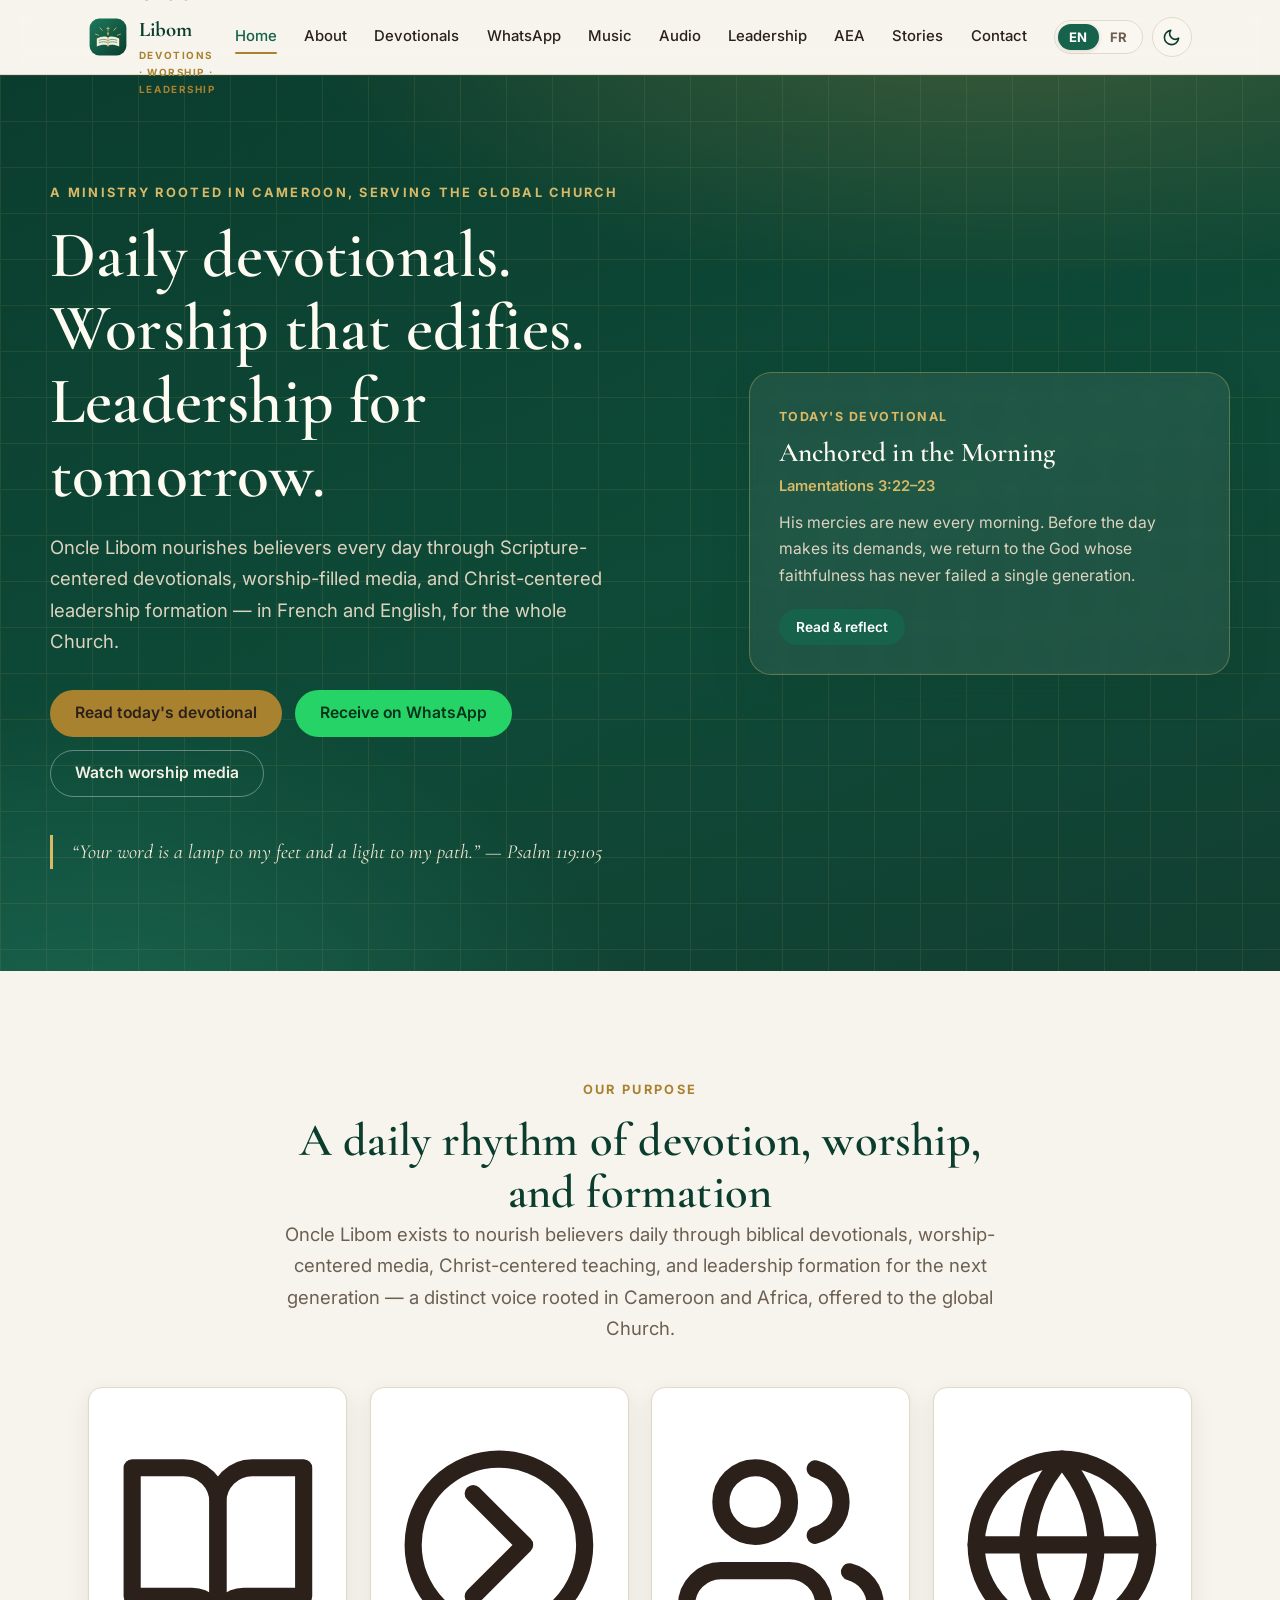
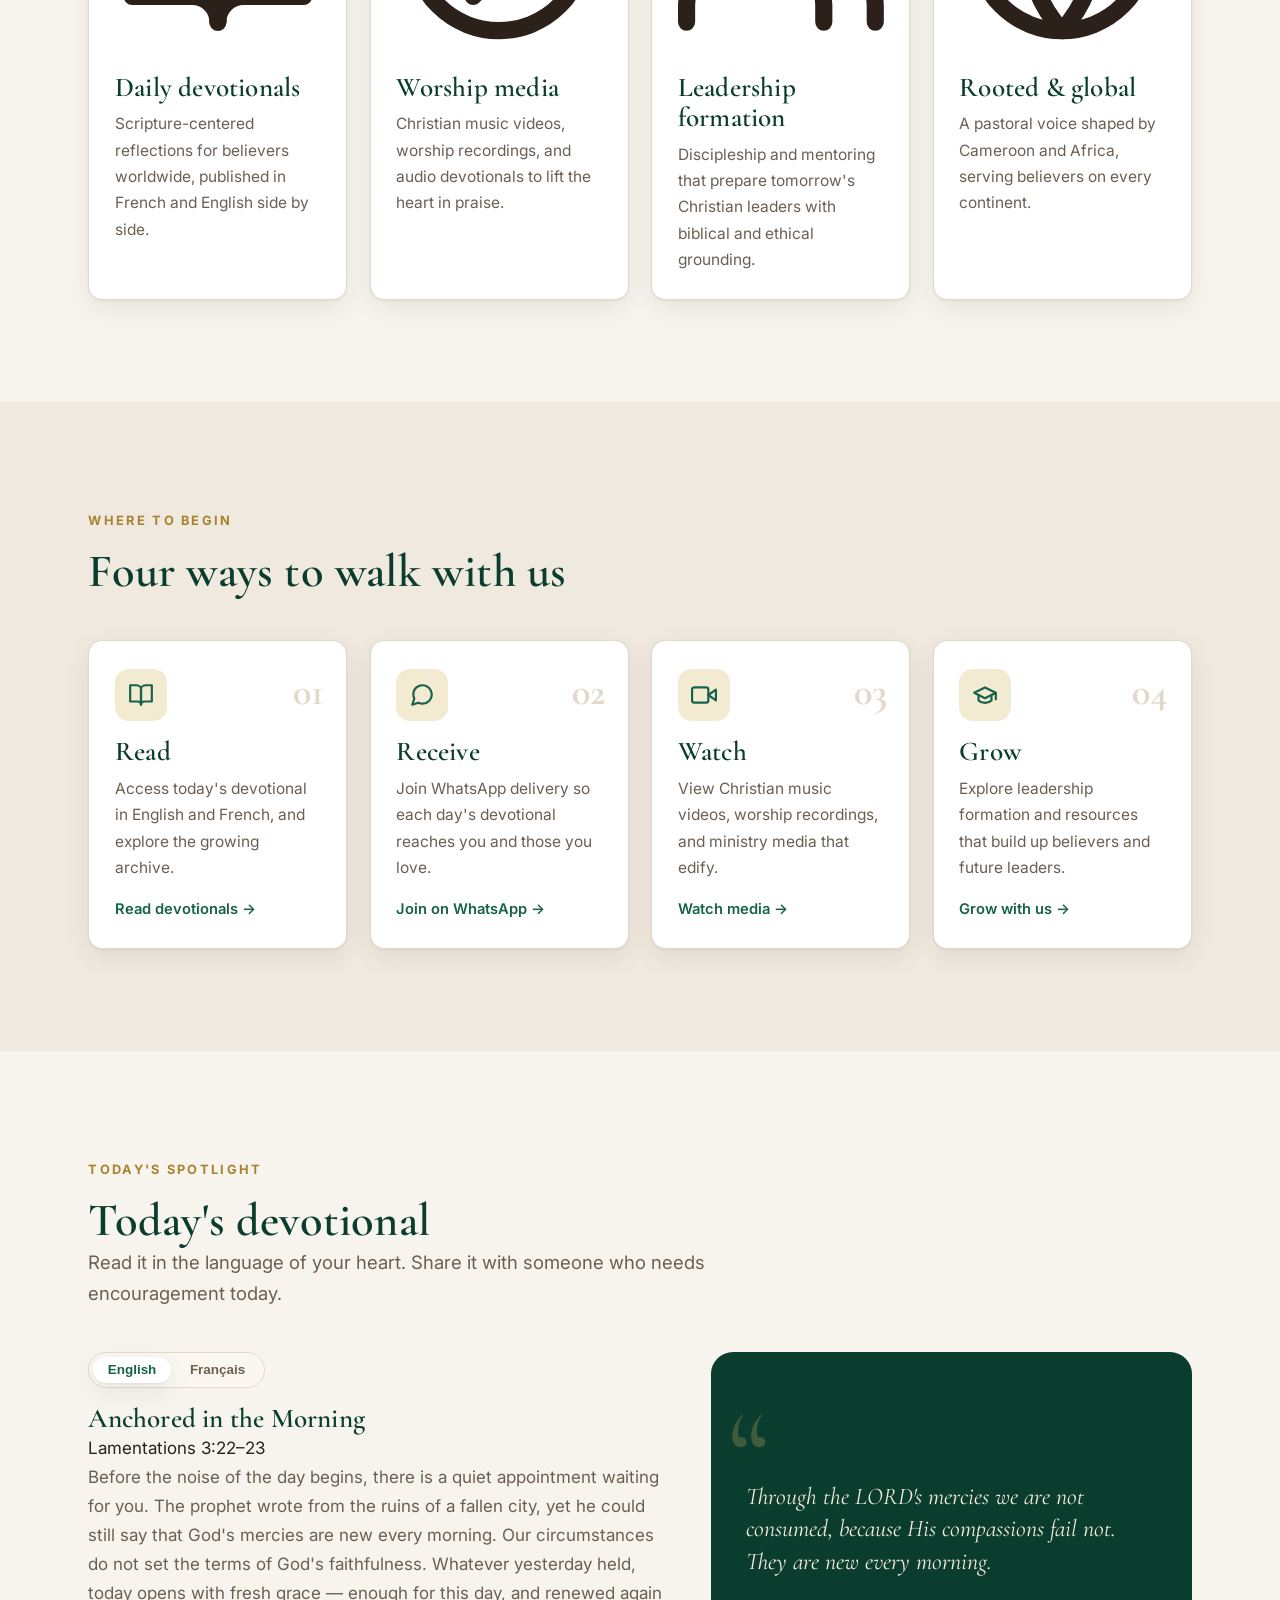
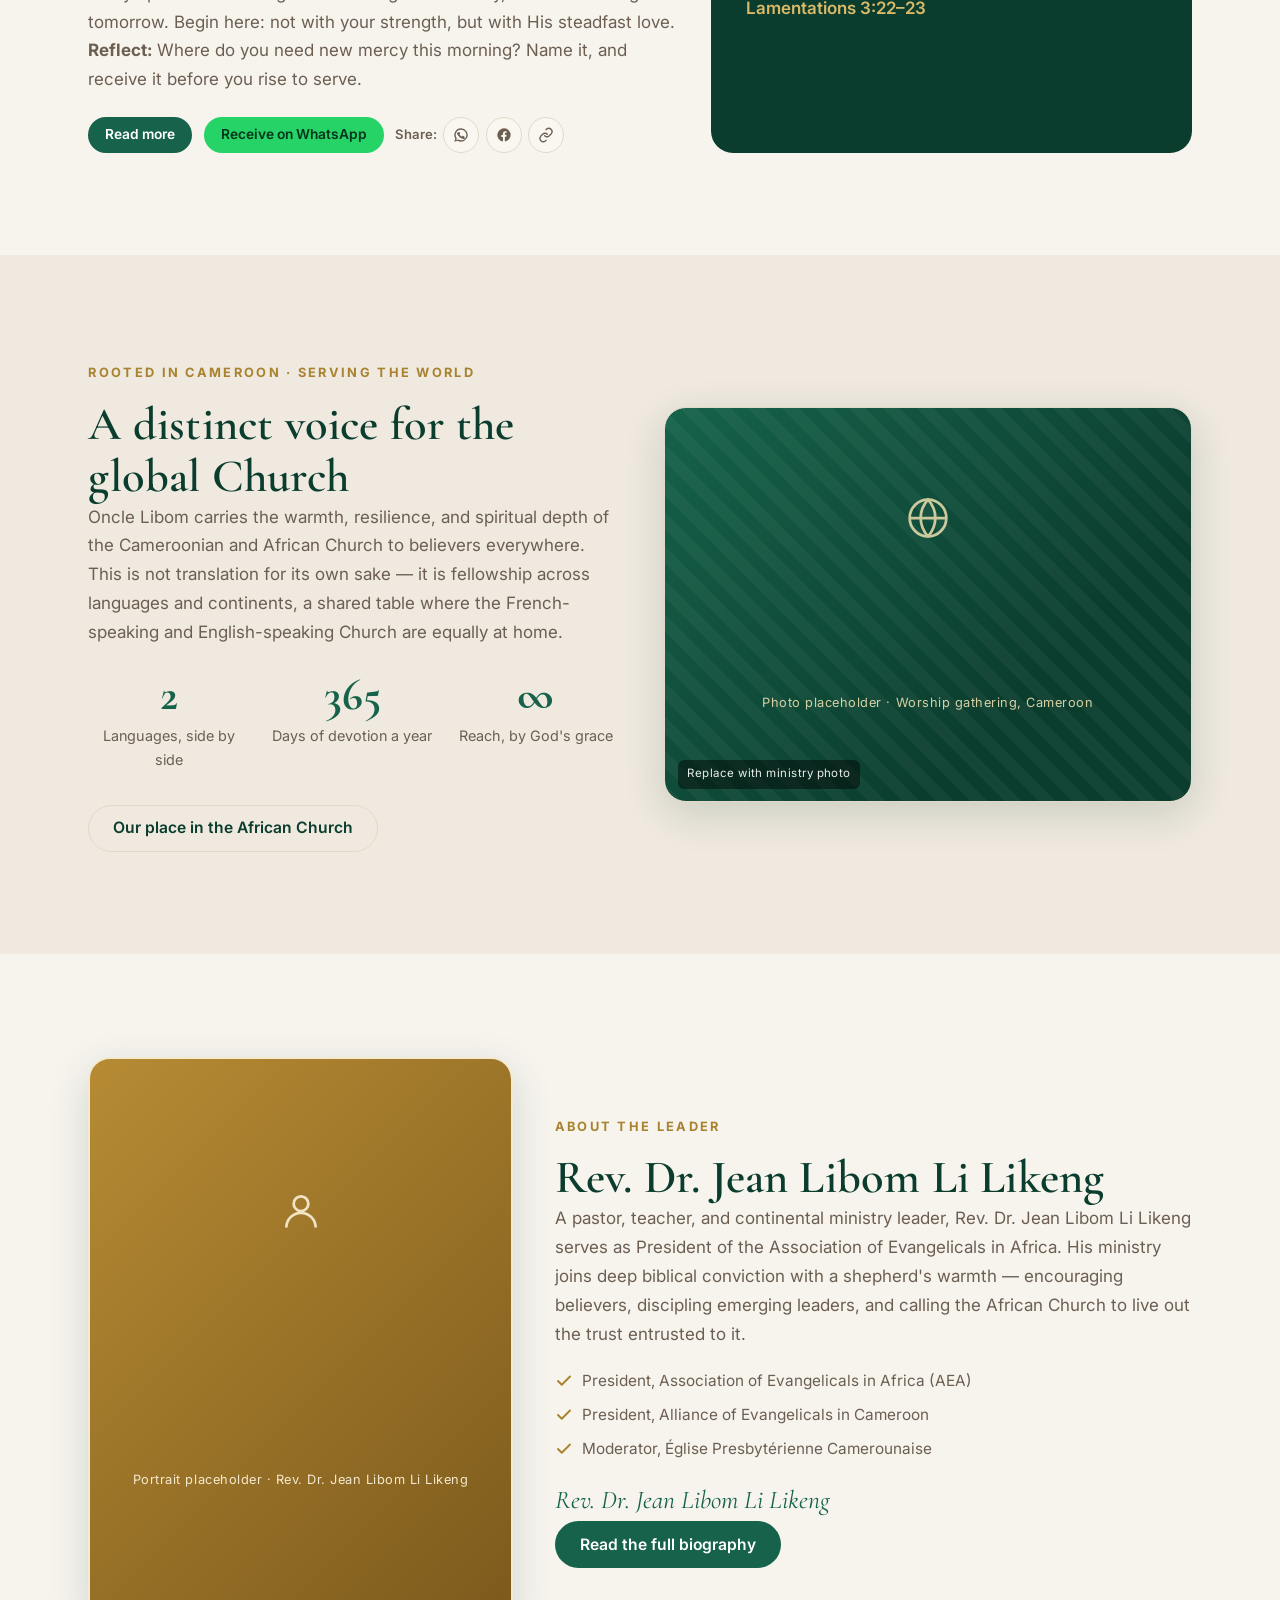
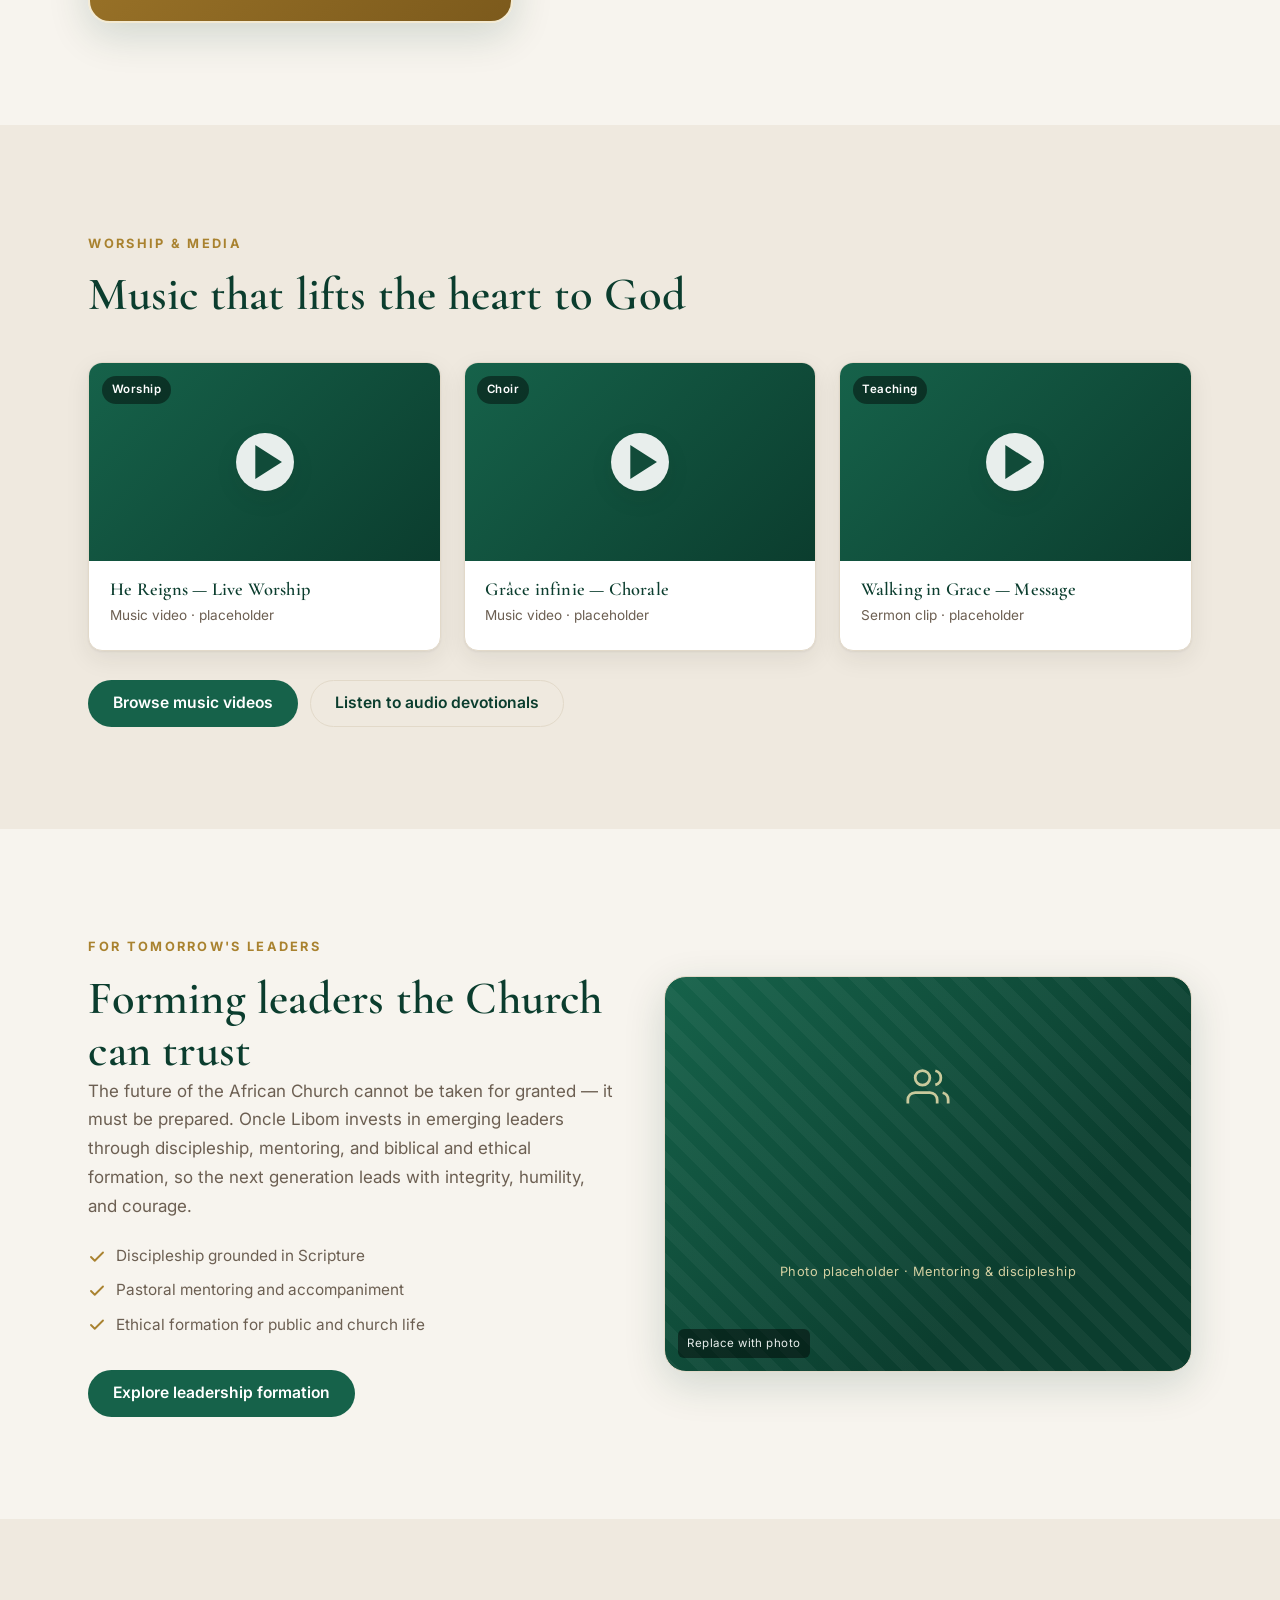
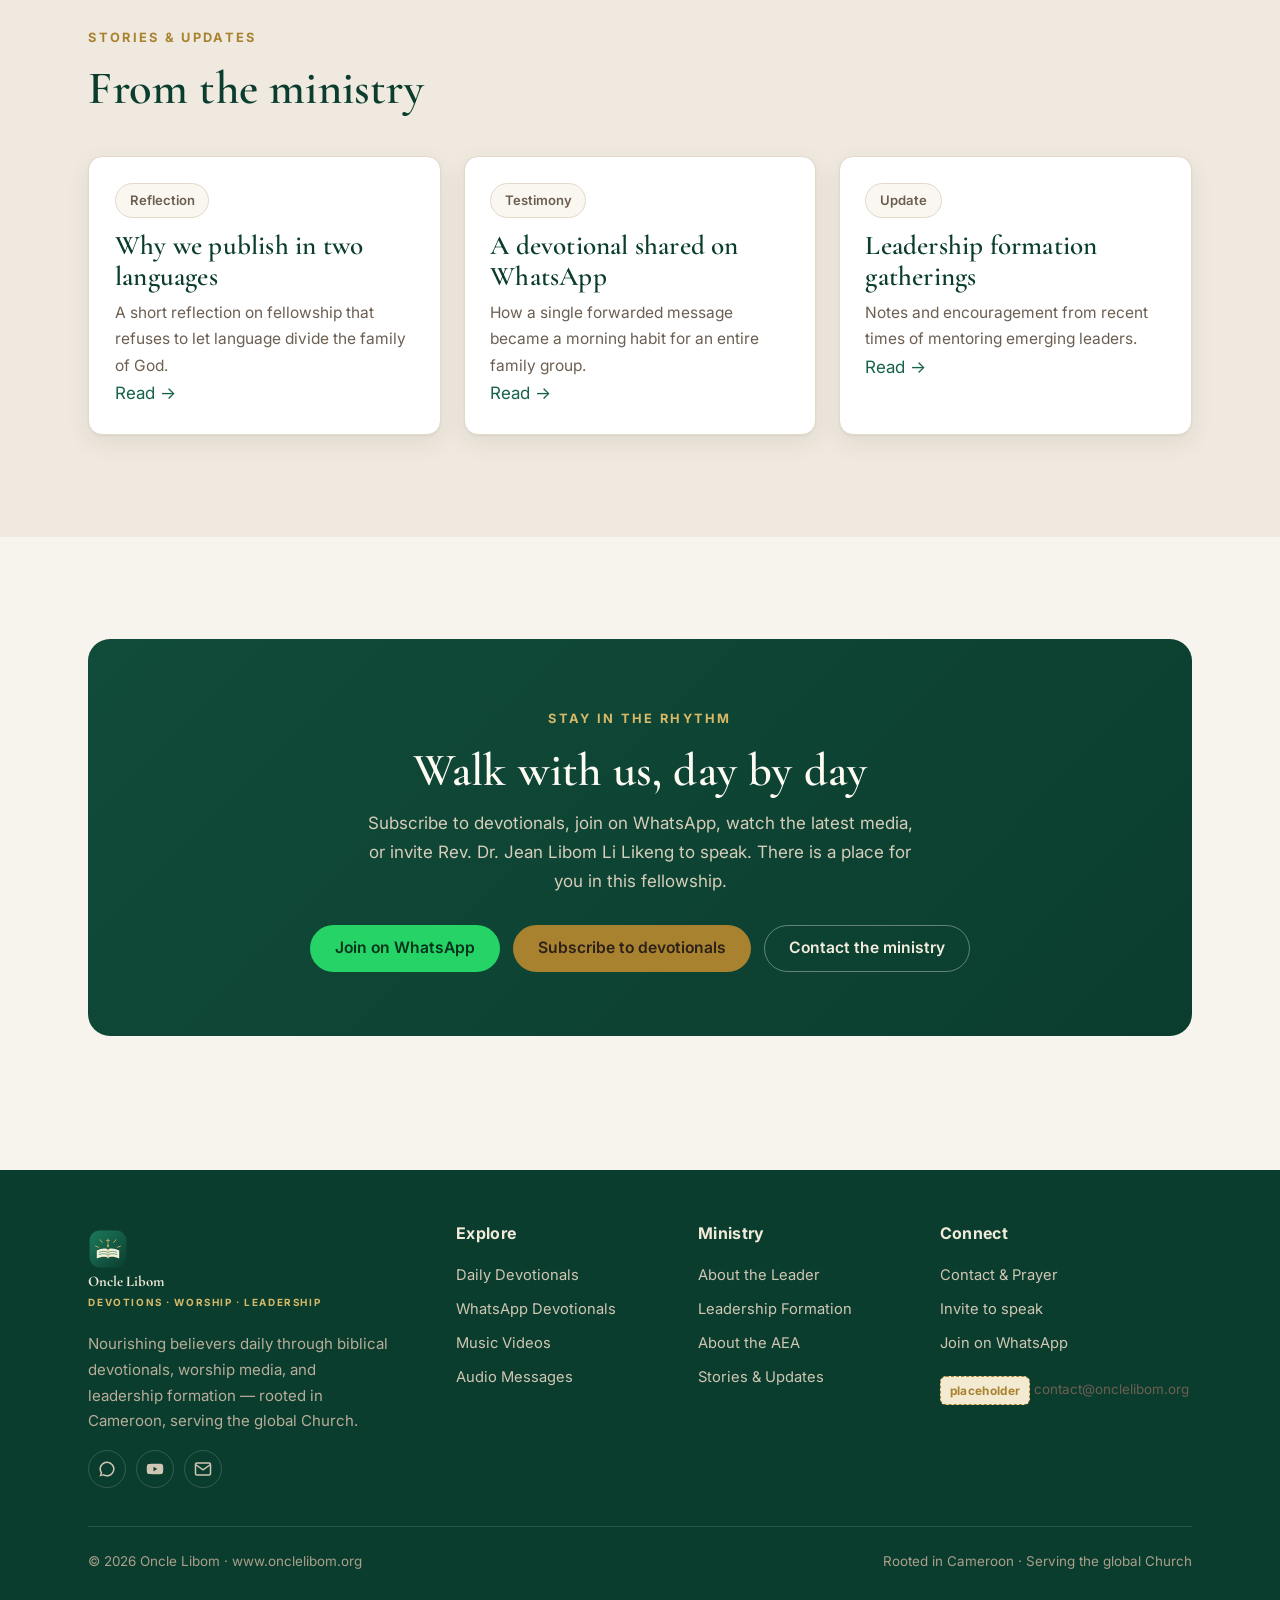
<file: index.html>
<!DOCTYPE html>
<html lang="en">
<head>
<meta charset="UTF-8" />
<meta name="viewport" content="width=device-width, initial-scale=1" />
<title data-en="Oncle Libom — Daily Devotionals, Worship & Leadership | Rev. Dr. Jean Libom Li Likeng" data-fr="Oncle Libom — Méditations quotidiennes, louange et leadership | Rév. Dr Jean Libom Li Likeng">Oncle Libom — Daily Devotionals, Worship & Leadership</title>
<meta name="description" content="Oncle Libom nourishes believers daily with bilingual French & English devotionals, worship media, and leadership formation — a global ministry rooted in Cameroon and Africa, led by Rev. Dr. Jean Libom Li Likeng." />
<meta name="keywords" content="daily Christian devotionals, devotionals French English, WhatsApp daily devotionals, Christian music videos, Jean Libom Li Likeng, Association of Evangelicals in Africa, Cameroon Christian leader, African evangelical leadership" />
<meta property="og:type" content="website" />
<meta property="og:title" content="Oncle Libom — Daily Devotionals, Worship & Leadership" />
<meta property="og:description" content="Bilingual French & English devotionals, worship media, and leadership formation — rooted in Cameroon, serving the global Church." />
<meta property="og:url" content="https://www.onclelibom.org/" />
<meta property="og:site_name" content="Oncle Libom" />
<meta property="og:locale" content="en_US" />
<meta property="og:locale:alternate" content="fr_FR" />
<meta name="twitter:card" content="summary_large_image" />
<link rel="icon" href="assets/img/favicon.svg" type="image/svg+xml" />
<link rel="preconnect" href="https://fonts.googleapis.com" />
<link rel="preconnect" href="https://fonts.gstatic.com" crossorigin />
<link href="https://fonts.googleapis.com/css2?family=Cormorant+Garamond:ital,wght@0,500;0,600;0,700;1,500;1,600&family=Inter:wght@400;500;600;700&display=swap" rel="stylesheet" />
<link rel="stylesheet" href="assets/css/style.css" />
</head>
<body>
<a class="skip-link" href="#main" data-en="Skip to content" data-fr="Aller au contenu">Skip to content</a>

<!-- ================= HEADER ================= -->
<header class="site-header">
  <div class="container header-inner">
    <a class="brand" href="index.html" aria-label="Oncle Libom home">
      <img src="assets/img/logo.svg" alt="" width="40" height="40" />
      <span>Oncle Libom<small data-en="Devotions · Worship · Leadership" data-fr="Méditation · Louange · Leadership">Devotions · Worship · Leadership</small></span>
    </a>

    <nav class="nav" aria-label="Primary">
      <a href="index.html" class="active" data-en="Home" data-fr="Accueil">Home</a>
      <a href="about.html" data-en="About" data-fr="À propos">About</a>
      <a href="devotionals.html" data-en="Devotionals" data-fr="Méditations">Devotionals</a>
      <a href="whatsapp.html" data-en="WhatsApp" data-fr="WhatsApp">WhatsApp</a>
      <a href="music-videos.html" data-en="Music" data-fr="Musique">Music</a>
      <a href="audio.html" data-en="Audio" data-fr="Audio">Audio</a>
      <a href="leadership.html" data-en="Leadership" data-fr="Leadership">Leadership</a>
      <a href="association.html" data-en="AEA" data-fr="AEA">AEA</a>
      <a href="stories.html" data-en="Stories" data-fr="Actualités">Stories</a>
      <a href="contact.html" data-en="Contact" data-fr="Contact">Contact</a>
    </nav>

    <div class="header-tools">
      <div class="lang-switch" role="group" aria-label="Language / Langue">
        <button data-lang="en" class="active" aria-pressed="true">EN</button>
        <button data-lang="fr" aria-pressed="false">FR</button>
      </div>
      <button class="icon-btn theme-toggle" data-en-aria="Toggle dark mode" data-fr-aria="Basculer le mode sombre" aria-label="Toggle dark mode">
        <svg class="moon" viewBox="0 0 24 24" fill="none" stroke="currentColor" stroke-width="2" stroke-linecap="round" stroke-linejoin="round"><path d="M21 12.79A9 9 0 1 1 11.21 3 7 7 0 0 0 21 12.79z"/></svg>
        <svg class="sun" viewBox="0 0 24 24" fill="none" stroke="currentColor" stroke-width="2" stroke-linecap="round" stroke-linejoin="round"><circle cx="12" cy="12" r="4"/><path d="M12 2v2M12 20v2M4.9 4.9l1.4 1.4M17.7 17.7l1.4 1.4M2 12h2M20 12h2M4.9 19.1l1.4-1.4M17.7 6.3l1.4-1.4"/></svg>
      </button>
      <button class="icon-btn menu-btn" aria-expanded="false" data-en-aria="Open menu" data-fr-aria="Ouvrir le menu" aria-label="Open menu">
        <svg viewBox="0 0 24 24" fill="none" stroke="currentColor" stroke-width="2" stroke-linecap="round"><path d="M3 6h18M3 12h18M3 18h18"/></svg>
      </button>
    </div>
  </div>
</header>

<main id="main">

  <!-- ================= HERO ================= -->
  <section class="hero">
    <div class="hero-pattern" aria-hidden="true"></div>
    <div class="container hero-inner">
      <div>
        <span class="eyebrow" data-en="A ministry rooted in Cameroon, serving the global Church" data-fr="Un ministère enraciné au Cameroun, au service de l'Église universelle">A ministry rooted in Cameroon, serving the global Church</span>
        <h1 data-en="Daily devotionals. Worship that edifies. Leadership for tomorrow." data-fr="Méditations quotidiennes. Une louange qui édifie. Le leadership de demain.">Daily devotionals. Worship that edifies. Leadership for tomorrow.</h1>
        <p class="lead" data-en="Oncle Libom nourishes believers every day through Scripture-centered devotionals, worship-filled media, and Christ-centered leadership formation — in French and English, for the whole Church." data-fr="Oncle Libom nourrit chaque jour les croyants par des méditations centrées sur les Écritures, une louange riche en médias et une formation au leadership centrée sur Christ — en français et en anglais, pour toute l'Église.">Oncle Libom nourishes believers every day through Scripture-centered devotionals, worship-filled media, and Christ-centered leadership formation — in French and English, for the whole Church.</p>
        <div class="hero-ctas">
          <a href="devotionals.html" class="btn btn--gold" data-en="Read today's devotional" data-fr="Lire la méditation du jour">Read today's devotional</a>
          <a href="whatsapp.html" class="btn btn--wa" data-en="Receive on WhatsApp" data-fr="Recevoir sur WhatsApp">Receive on WhatsApp</a>
          <a href="music-videos.html" class="btn btn--ghost" style="color:#f4efe4;border-color:rgba(255,255,255,.35)" data-en="Watch worship media" data-fr="Voir la louange">Watch worship media</a>
        </div>
        <p class="hero-verse" data-en="&ldquo;Your word is a lamp to my feet and a light to my path.&rdquo; — Psalm 119:105" data-fr="&laquo;&nbsp;Ta parole est une lampe à mes pieds, et une lumière sur mon sentier.&nbsp;&raquo; — Psaume 119:105" data-html="true">&ldquo;Your word is a lamp to my feet and a light to my path.&rdquo; — Psalm 119:105</p>
      </div>

      <aside class="hero-card" aria-label="Today's devotional">
        <span class="badge" data-en="Today's devotional" data-fr="Méditation du jour">Today's devotional</span>
        <h3 data-en="Anchored in the Morning" data-fr="Ancré dès le matin">Anchored in the Morning</h3>
        <div class="ref" data-en="Lamentations 3:22–23" data-fr="Lamentations 3:22–23">Lamentations 3:22–23</div>
        <p data-en="His mercies are new every morning. Before the day makes its demands, we return to the God whose faithfulness has never failed a single generation." data-fr="Ses compassions se renouvellent chaque matin. Avant que le jour ne réclame son dû, revenons au Dieu dont la fidélité n'a jamais manqué à aucune génération.">His mercies are new every morning. Before the day makes its demands, we return to the God whose faithfulness has never failed a single generation.</p>
        <a href="devotionals.html" class="btn btn--primary btn--sm" data-en="Read &amp; reflect" data-fr="Lire &amp; méditer" data-html="true">Read &amp; reflect</a>
      </aside>
    </div>
  </section>

  <!-- ================= MISSION SUMMARY ================= -->
  <section class="section">
    <div class="container">
      <div class="section-head center reveal">
        <span class="eyebrow" data-en="Our purpose" data-fr="Notre mission">Our purpose</span>
        <h2 data-en="A daily rhythm of devotion, worship, and formation" data-fr="Un rythme quotidien de méditation, de louange et de formation">A daily rhythm of devotion, worship, and formation</h2>
        <p class="lead" data-en="Oncle Libom exists to nourish believers daily through biblical devotionals, worship-centered media, Christ-centered teaching, and leadership formation for the next generation — a distinct voice rooted in Cameroon and Africa, offered to the global Church." data-fr="Oncle Libom existe pour nourrir chaque jour les croyants par des méditations bibliques, une louange riche en médias, un enseignement centré sur Christ et une formation au leadership pour la génération à venir — une voix singulière enracinée au Cameroun et en Afrique, offerte à l'Église universelle.">Oncle Libom exists to nourish believers daily through biblical devotionals, worship-centered media, Christ-centered teaching, and leadership formation for the next generation — a distinct voice rooted in Cameroon and Africa, offered to the global Church.</p>
      </div>
      <div class="grid grid-4">
        <div class="card reveal">
          <div class="pathway ico" style="margin:0 0 1rem"><svg viewBox="0 0 24 24" fill="none" stroke="currentColor" stroke-width="2" stroke-linecap="round" stroke-linejoin="round"><path d="M2 3h6a4 4 0 0 1 4 4v14a3 3 0 0 0-3-3H2z"/><path d="M22 3h-6a4 4 0 0 0-4 4v14a3 3 0 0 1 3-3h7z"/></svg></div>
          <h3 data-en="Daily devotionals" data-fr="Méditations quotidiennes">Daily devotionals</h3>
          <p data-en="Scripture-centered reflections for believers worldwide, published in French and English side by side." data-fr="Des réflexions centrées sur les Écritures pour les croyants du monde entier, publiées en français et en anglais côte à côte.">Scripture-centered reflections for believers worldwide, published in French and English side by side.</p>
        </div>
        <div class="card reveal">
          <div class="pathway ico" style="margin:0 0 1rem"><svg viewBox="0 0 24 24" fill="none" stroke="currentColor" stroke-width="2" stroke-linecap="round" stroke-linejoin="round"><path d="m9 18 6-6-6-6"/><circle cx="12" cy="12" r="10"/></svg></div>
          <h3 data-en="Worship media" data-fr="Médias de louange">Worship media</h3>
          <p data-en="Christian music videos, worship recordings, and audio devotionals to lift the heart in praise." data-fr="Vidéos de musique chrétienne, enregistrements de louange et méditations audio pour élever le cœur dans l'adoration.">Christian music videos, worship recordings, and audio devotionals to lift the heart in praise.</p>
        </div>
        <div class="card reveal">
          <div class="pathway ico" style="margin:0 0 1rem"><svg viewBox="0 0 24 24" fill="none" stroke="currentColor" stroke-width="2" stroke-linecap="round" stroke-linejoin="round"><path d="M17 21v-2a4 4 0 0 0-4-4H5a4 4 0 0 0-4 4v2"/><circle cx="9" cy="7" r="4"/><path d="M23 21v-2a4 4 0 0 0-3-3.87M16 3.13a4 4 0 0 1 0 7.75"/></svg></div>
          <h3 data-en="Leadership formation" data-fr="Formation au leadership">Leadership formation</h3>
          <p data-en="Discipleship and mentoring that prepare tomorrow's Christian leaders with biblical and ethical grounding." data-fr="Un discipulat et un mentorat qui préparent les leaders chrétiens de demain sur des bases bibliques et éthiques.">Discipleship and mentoring that prepare tomorrow's Christian leaders with biblical and ethical grounding.</p>
        </div>
        <div class="card reveal">
          <div class="pathway ico" style="margin:0 0 1rem"><svg viewBox="0 0 24 24" fill="none" stroke="currentColor" stroke-width="2" stroke-linecap="round" stroke-linejoin="round"><circle cx="12" cy="12" r="10"/><path d="M2 12h20M12 2a15.3 15.3 0 0 1 4 10 15.3 15.3 0 0 1-4 10 15.3 15.3 0 0 1-4-10 15.3 15.3 0 0 1 4-10z"/></svg></div>
          <h3 data-en="Rooted &amp; global" data-fr="Enraciné &amp; universel" data-html="true">Rooted &amp; global</h3>
          <p data-en="A pastoral voice shaped by Cameroon and Africa, serving believers on every continent." data-fr="Une voix pastorale façonnée par le Cameroun et l'Afrique, au service des croyants sur tous les continents.">A pastoral voice shaped by Cameroon and Africa, serving believers on every continent.</p>
        </div>
      </div>
    </div>
  </section>

  <!-- ================= ENGAGEMENT PATHWAYS ================= -->
  <section class="section section--alt">
    <div class="container">
      <div class="section-head reveal">
        <span class="eyebrow" data-en="Where to begin" data-fr="Par où commencer">Where to begin</span>
        <h2 data-en="Four ways to walk with us" data-fr="Quatre façons de cheminer avec nous">Four ways to walk with us</h2>
      </div>
      <div class="grid grid-4">
        <article class="card pathway reveal">
          <span class="step">01</span>
          <div class="ico"><svg viewBox="0 0 24 24" fill="none" stroke="currentColor" stroke-width="2" stroke-linecap="round" stroke-linejoin="round"><path d="M2 3h6a4 4 0 0 1 4 4v14a3 3 0 0 0-3-3H2z"/><path d="M22 3h-6a4 4 0 0 0-4 4v14a3 3 0 0 1 3-3h7z"/></svg></div>
          <h3 data-en="Read" data-fr="Lire">Read</h3>
          <p data-en="Access today's devotional in English and French, and explore the growing archive." data-fr="Accédez à la méditation du jour en anglais et en français, et explorez les archives.">Access today's devotional in English and French, and explore the growing archive.</p>
          <a class="more" href="devotionals.html" data-en="Read devotionals →" data-fr="Lire les méditations →">Read devotionals →</a>
        </article>
        <article class="card pathway reveal">
          <span class="step">02</span>
          <div class="ico"><svg viewBox="0 0 24 24" fill="none" stroke="currentColor" stroke-width="2" stroke-linecap="round" stroke-linejoin="round"><path d="M21 11.5a8.38 8.38 0 0 1-.9 3.8 8.5 8.5 0 0 1-7.6 4.7 8.38 8.38 0 0 1-3.8-.9L3 21l1.9-5.7a8.38 8.38 0 0 1-.9-3.8 8.5 8.5 0 0 1 4.7-7.6 8.38 8.38 0 0 1 3.8-.9h.5a8.48 8.48 0 0 1 8 8v.5z"/></svg></div>
          <h3 data-en="Receive" data-fr="Recevoir">Receive</h3>
          <p data-en="Join WhatsApp delivery so each day's devotional reaches you and those you love." data-fr="Rejoignez la diffusion WhatsApp pour que la méditation du jour vous parvienne, à vous et à vos proches.">Join WhatsApp delivery so each day's devotional reaches you and those you love.</p>
          <a class="more" href="whatsapp.html" data-en="Join on WhatsApp →" data-fr="Rejoindre sur WhatsApp →">Join on WhatsApp →</a>
        </article>
        <article class="card pathway reveal">
          <span class="step">03</span>
          <div class="ico"><svg viewBox="0 0 24 24" fill="none" stroke="currentColor" stroke-width="2" stroke-linecap="round" stroke-linejoin="round"><polygon points="23 7 16 12 23 17 23 7"/><rect x="1" y="5" width="15" height="14" rx="2"/></svg></div>
          <h3 data-en="Watch" data-fr="Regarder">Watch</h3>
          <p data-en="View Christian music videos, worship recordings, and ministry media that edify." data-fr="Regardez des vidéos de musique chrétienne, des enregistrements de louange et des médias qui édifient.">View Christian music videos, worship recordings, and ministry media that edify.</p>
          <a class="more" href="music-videos.html" data-en="Watch media →" data-fr="Regarder les médias →">Watch media →</a>
        </article>
        <article class="card pathway reveal">
          <span class="step">04</span>
          <div class="ico"><svg viewBox="0 0 24 24" fill="none" stroke="currentColor" stroke-width="2" stroke-linecap="round" stroke-linejoin="round"><path d="M22 10v6M2 10l10-5 10 5-10 5z"/><path d="M6 12v5c3 3 9 3 12 0v-5"/></svg></div>
          <h3 data-en="Grow" data-fr="Grandir">Grow</h3>
          <p data-en="Explore leadership formation and resources that build up believers and future leaders." data-fr="Explorez la formation au leadership et des ressources qui édifient croyants et futurs responsables.">Explore leadership formation and resources that build up believers and future leaders.</p>
          <a class="more" href="leadership.html" data-en="Grow with us →" data-fr="Grandir avec nous →">Grow with us →</a>
        </article>
      </div>
    </div>
  </section>

  <!-- ================= DEVOTIONAL SPOTLIGHT ================= -->
  <section class="section">
    <div class="container">
      <div class="section-head reveal">
        <span class="eyebrow" data-en="Today's spotlight" data-fr="À la une aujourd'hui">Today's spotlight</span>
        <h2 data-en="Today's devotional" data-fr="La méditation du jour">Today's devotional</h2>
        <p class="lead" data-en="Read it in the language of your heart. Share it with someone who needs encouragement today." data-fr="Lisez-la dans la langue de votre cœur. Partagez-la avec une personne qui a besoin d'encouragement aujourd'hui.">Read it in the language of your heart. Share it with someone who needs encouragement today.</p>
      </div>

      <div class="dev-feature reveal" data-dev-tabs>
        <div>
          <div class="dev-tabs" role="group" aria-label="Devotional language">
            <button class="active" data-lang="en">English</button>
            <button data-lang="fr">Français</button>
          </div>
          <div data-dev-lang="en">
            <h3>Anchored in the Morning</h3>
            <p class="ref">Lamentations 3:22–23</p>
            <p class="muted">Before the noise of the day begins, there is a quiet appointment waiting for you. The prophet wrote from the ruins of a fallen city, yet he could still say that God's mercies are new every morning. Our circumstances do not set the terms of God's faithfulness. Whatever yesterday held, today opens with fresh grace — enough for this day, and renewed again tomorrow. Begin here: not with your strength, but with His steadfast love.</p>
            <p class="muted"><strong>Reflect:</strong> Where do you need new mercy this morning? Name it, and receive it before you rise to serve.</p>
          </div>
          <div data-dev-lang="fr" class="hide">
            <h3>Ancré dès le matin</h3>
            <p class="ref">Lamentations 3:22–23</p>
            <p class="muted">Avant que le bruit du jour ne commence, un rendez-vous paisible vous attend. Le prophète écrivait au milieu des ruines d'une ville tombée, et pourtant il pouvait encore dire que les compassions de Dieu se renouvellent chaque matin. Nos circonstances ne dictent pas les termes de la fidélité de Dieu. Quoi qu'ait contenu hier, aujourd'hui s'ouvre par une grâce nouvelle — suffisante pour ce jour, et renouvelée demain. Commencez ici : non par votre force, mais par son amour fidèle.</p>
            <p class="muted"><strong>Méditez :</strong> Où avez-vous besoin d'une compassion nouvelle ce matin ? Nommez-la, et recevez-la avant de vous lever pour servir.</p>
          </div>
          <div style="display:flex;gap:.7rem;flex-wrap:wrap;align-items:center;margin-top:1.4rem">
            <a href="devotionals.html" class="btn btn--primary btn--sm" data-en="Read more" data-fr="Lire la suite">Read more</a>
            <a href="whatsapp.html" class="btn btn--wa btn--sm" data-en="Receive on WhatsApp" data-fr="Recevoir sur WhatsApp">Receive on WhatsApp</a>
            <span class="share">
              <span data-en="Share:" data-fr="Partager :">Share:</span>
              <button data-share="whatsapp" data-share-title="Today's devotional — Oncle Libom" aria-label="Share on WhatsApp"><svg viewBox="0 0 24 24" fill="currentColor"><path d="M12 2a10 10 0 0 0-8.5 15.3L2 22l4.8-1.5A10 10 0 1 0 12 2zm0 18a8 8 0 0 1-4.1-1.1l-.3-.2-2.8.9.9-2.7-.2-.3A8 8 0 1 1 12 20zm4.4-6c-.2-.1-1.4-.7-1.6-.8-.2-.1-.4-.1-.5.1l-.7.9c-.1.2-.3.2-.5.1a6.5 6.5 0 0 1-3.2-2.8c-.1-.2 0-.4.1-.5l.4-.5.2-.4v-.4l-.8-1.8c-.2-.5-.4-.4-.5-.4h-.5a1 1 0 0 0-.7.3A2.8 2.8 0 0 0 6 8.9c0 1.7 1.2 3.3 1.4 3.5.2.2 2.4 3.6 5.7 4.9 2 .8 2.4.6 2.9.6.6-.1 1.4-.6 1.6-1.1.2-.6.2-1 .1-1.1z"/></svg></button>
              <button data-share="facebook" aria-label="Share on Facebook"><svg viewBox="0 0 24 24" fill="currentColor"><path d="M22 12a10 10 0 1 0-11.6 9.9v-7H8v-2.9h2.4V9.8c0-2.3 1.4-3.6 3.5-3.6 1 0 2 .2 2 .2v2.3h-1.1c-1.1 0-1.5.7-1.5 1.4v1.7h2.6l-.4 2.9h-2.2v7A10 10 0 0 0 22 12z"/></svg></button>
              <button data-share="copy" aria-label="Copy link"><svg viewBox="0 0 24 24" fill="none" stroke="currentColor" stroke-width="2" stroke-linecap="round" stroke-linejoin="round"><path d="M10 13a5 5 0 0 0 7 0l3-3a5 5 0 0 0-7-7l-1 1"/><path d="M14 11a5 5 0 0 0-7 0l-3 3a5 5 0 0 0 7 7l1-1"/></svg></button>
            </span>
          </div>
        </div>
        <div class="dev-scripture">
          <blockquote data-dev-lang="en" data-en="Through the LORD's mercies we are not consumed, because His compassions fail not. They are new every morning." data-fr="Through the LORD's mercies we are not consumed, because His compassions fail not. They are new every morning.">Through the LORD's mercies we are not consumed, because His compassions fail not. They are new every morning.</blockquote>
          <blockquote data-dev-lang="fr" class="hide">Les bontés de l'Éternel ne sont pas épuisées, ses compassions ne sont pas à leur terme ; elles se renouvellent chaque matin.</blockquote>
          <cite>Lamentations 3:22–23</cite>
        </div>
      </div>
    </div>
  </section>

  <!-- ================= CAMEROON / GLOBAL IDENTITY ================= -->
  <section class="section section--alt">
    <div class="container">
      <div class="split reverse">
        <div class="split-media reveal">
          <div class="figure ph">
            <svg class="ph-ico" viewBox="0 0 24 24" fill="none" stroke="currentColor" stroke-width="1.5"><circle cx="12" cy="12" r="10"/><path d="M2 12h20M12 2a15 15 0 0 1 4 10 15 15 0 0 1-4 10 15 15 0 0 1-4-10 15 15 0 0 1 4-10z"/></svg>
            <span data-en="Photo placeholder · Worship gathering, Cameroon" data-fr="Image à insérer · Rassemblement de louange, Cameroun">Photo placeholder · Worship gathering, Cameroon</span>
            <span class="ph-label" data-en="Replace with ministry photo" data-fr="Remplacer par une photo du ministère">Replace with ministry photo</span>
          </div>
        </div>
        <div class="reveal">
          <span class="eyebrow" data-en="Rooted in Cameroon · Serving the world" data-fr="Enraciné au Cameroun · Au service du monde">Rooted in Cameroon · Serving the world</span>
          <h2 data-en="A distinct voice for the global Church" data-fr="Une voix singulière pour l'Église universelle">A distinct voice for the global Church</h2>
          <p class="muted" data-en="Oncle Libom carries the warmth, resilience, and spiritual depth of the Cameroonian and African Church to believers everywhere. This is not translation for its own sake — it is fellowship across languages and continents, a shared table where the French-speaking and English-speaking Church are equally at home." data-fr="Oncle Libom porte la chaleur, la résilience et la profondeur spirituelle de l'Église camerounaise et africaine vers les croyants du monde entier. Il ne s'agit pas de traduction pour elle-même, mais d'une communion par-delà les langues et les continents — une même table où l'Église francophone et anglophone se sentent également chez elles.">Oncle Libom carries the warmth, resilience, and spiritual depth of the Cameroonian and African Church to believers everywhere. This is not translation for its own sake — it is fellowship across languages and continents, a shared table where the French-speaking and English-speaking Church are equally at home.</p>
          <div class="grid grid-3" style="margin-top:1.6rem">
            <div class="stat"><div class="num">2</div><div class="lbl" data-en="Languages, side by side" data-fr="Langues, côte à côte">Languages, side by side</div></div>
            <div class="stat"><div class="num">365</div><div class="lbl" data-en="Days of devotion a year" data-fr="Jours de méditation par an">Days of devotion a year</div></div>
            <div class="stat"><div class="num">∞</div><div class="lbl" data-en="Reach, by God's grace" data-fr="Portée, par la grâce de Dieu">Reach, by God's grace</div></div>
          </div>
          <a href="association.html" class="btn btn--ghost mt-2" data-en="Our place in the African Church" data-fr="Notre place dans l'Église africaine">Our place in the African Church</a>
        </div>
      </div>
    </div>
  </section>

  <!-- ================= ABOUT THE LEADER ================= -->
  <section class="section">
    <div class="container">
      <div class="leader">
        <div class="reveal">
          <div class="portrait ph gold">
            <svg class="ph-ico" viewBox="0 0 24 24" fill="none" stroke="currentColor" stroke-width="1.5"><circle cx="12" cy="8" r="4"/><path d="M4 21a8 8 0 0 1 16 0"/></svg>
            <span data-en="Portrait placeholder · Rev. Dr. Jean Libom Li Likeng" data-fr="Portrait à insérer · Rév. Dr Jean Libom Li Likeng">Portrait placeholder · Rev. Dr. Jean Libom Li Likeng</span>
          </div>
        </div>
        <div class="reveal">
          <span class="eyebrow" data-en="About the leader" data-fr="Le responsable">About the leader</span>
          <h2>Rev. Dr. Jean Libom Li Likeng</h2>
          <p class="muted" data-en="A pastor, teacher, and continental ministry leader, Rev. Dr. Jean Libom Li Likeng serves as President of the Association of Evangelicals in Africa. His ministry joins deep biblical conviction with a shepherd's warmth — encouraging believers, discipling emerging leaders, and calling the African Church to live out the trust entrusted to it." data-fr="Pasteur, enseignant et responsable d'un ministère continental, le Rév. Dr Jean Libom Li Likeng est président de l'Association des Évangéliques en Afrique. Son ministère allie une profonde conviction biblique à la chaleur d'un berger — encourager les croyants, former les responsables émergents et appeler l'Église africaine à vivre la mission qui lui est confiée.">A pastor, teacher, and continental ministry leader, Rev. Dr. Jean Libom Li Likeng serves as President of the Association of Evangelicals in Africa. His ministry joins deep biblical conviction with a shepherd's warmth — encouraging believers, discipling emerging leaders, and calling the African Church to live out the trust entrusted to it.</p>
          <ul class="roles">
            <li><svg viewBox="0 0 24 24" fill="none" stroke="currentColor" stroke-width="2.5" stroke-linecap="round" stroke-linejoin="round"><polyline points="20 6 9 17 4 12"/></svg><span data-en="President, Association of Evangelicals in Africa (AEA)" data-fr="Président de l'Association des Évangéliques en Afrique (AEA)">President, Association of Evangelicals in Africa (AEA)</span></li>
            <li><svg viewBox="0 0 24 24" fill="none" stroke="currentColor" stroke-width="2.5" stroke-linecap="round" stroke-linejoin="round"><polyline points="20 6 9 17 4 12"/></svg><span data-en="President, Alliance of Evangelicals in Cameroon" data-fr="Président de l'Alliance des Évangéliques du Cameroun">President, Alliance of Evangelicals in Cameroon</span></li>
            <li><svg viewBox="0 0 24 24" fill="none" stroke="currentColor" stroke-width="2.5" stroke-linecap="round" stroke-linejoin="round"><polyline points="20 6 9 17 4 12"/></svg><span data-en="Moderator, Église Presbytérienne Camerounaise" data-fr="Modérateur de l'Église Presbytérienne Camerounaise">Moderator, Église Presbytérienne Camerounaise</span></li>
          </ul>
          <p class="signature">Rev. Dr. Jean Libom Li Likeng</p>
          <a href="about.html" class="btn btn--primary" data-en="Read the full biography" data-fr="Lire la biographie complète">Read the full biography</a>
        </div>
      </div>
    </div>
  </section>

  <!-- ================= MUSIC & MEDIA ================= -->
  <section class="section section--alt">
    <div class="container">
      <div class="section-head reveal">
        <span class="eyebrow" data-en="Worship &amp; media" data-fr="Louange &amp; médias" data-html="true">Worship &amp; media</span>
        <h2 data-en="Music that lifts the heart to God" data-fr="Une musique qui élève le cœur vers Dieu">Music that lifts the heart to God</h2>
      </div>
      <div class="grid grid-3">
        <article class="card media-card reveal">
          <div class="media-thumb"><span class="tag" data-en="Worship" data-fr="Louange">Worship</span><span class="play"><svg viewBox="0 0 24 24" fill="currentColor"><path d="M8 5v14l11-7z"/></svg></span></div>
          <div class="media-body"><h3 data-en="He Reigns — Live Worship" data-fr="Il règne — Louange en direct">He Reigns — Live Worship</h3><p class="meta" data-en="Music video · placeholder" data-fr="Clip vidéo · à insérer">Music video · placeholder</p></div>
        </article>
        <article class="card media-card reveal">
          <div class="media-thumb"><span class="tag" data-en="Choir" data-fr="Chorale">Choir</span><span class="play"><svg viewBox="0 0 24 24" fill="currentColor"><path d="M8 5v14l11-7z"/></svg></span></div>
          <div class="media-body"><h3 data-en="Grâce infinie — Chorale" data-fr="Grâce infinie — Chorale">Grâce infinie — Chorale</h3><p class="meta" data-en="Music video · placeholder" data-fr="Clip vidéo · à insérer">Music video · placeholder</p></div>
        </article>
        <article class="card media-card reveal">
          <div class="media-thumb"><span class="tag" data-en="Teaching" data-fr="Enseignement">Teaching</span><span class="play"><svg viewBox="0 0 24 24" fill="currentColor"><path d="M8 5v14l11-7z"/></svg></span></div>
          <div class="media-body"><h3 data-en="Walking in Grace — Message" data-fr="Marcher dans la grâce — Message">Walking in Grace — Message</h3><p class="meta" data-en="Sermon clip · placeholder" data-fr="Extrait de prédication · à insérer">Sermon clip · placeholder</p></div>
        </article>
      </div>
      <div style="display:flex;gap:.7rem;flex-wrap:wrap;margin-top:1.8rem">
        <a href="music-videos.html" class="btn btn--primary" data-en="Browse music videos" data-fr="Parcourir les vidéos">Browse music videos</a>
        <a href="audio.html" class="btn btn--ghost" data-en="Listen to audio devotionals" data-fr="Écouter les méditations audio">Listen to audio devotionals</a>
      </div>
    </div>
  </section>

  <!-- ================= LEADERSHIP FORMATION ================= -->
  <section class="section">
    <div class="container">
      <div class="split">
        <div class="reveal">
          <span class="eyebrow" data-en="For tomorrow's leaders" data-fr="Pour les leaders de demain">For tomorrow's leaders</span>
          <h2 data-en="Forming leaders the Church can trust" data-fr="Former des leaders dignes de la confiance de l'Église">Forming leaders the Church can trust</h2>
          <p class="muted" data-en="The future of the African Church cannot be taken for granted — it must be prepared. Oncle Libom invests in emerging leaders through discipleship, mentoring, and biblical and ethical formation, so the next generation leads with integrity, humility, and courage." data-fr="L'avenir de l'Église africaine ne va pas de soi — il se prépare. Oncle Libom investit dans les responsables émergents par le discipulat, le mentorat et une formation biblique et éthique, afin que la génération à venir dirige avec intégrité, humilité et courage.">The future of the African Church cannot be taken for granted — it must be prepared. Oncle Libom invests in emerging leaders through discipleship, mentoring, and biblical and ethical formation, so the next generation leads with integrity, humility, and courage.</p>
          <ul class="roles" style="margin-top:1.4rem">
            <li><svg viewBox="0 0 24 24" fill="none" stroke="currentColor" stroke-width="2.5" stroke-linecap="round" stroke-linejoin="round"><polyline points="20 6 9 17 4 12"/></svg><span data-en="Discipleship grounded in Scripture" data-fr="Un discipulat fondé sur les Écritures">Discipleship grounded in Scripture</span></li>
            <li><svg viewBox="0 0 24 24" fill="none" stroke="currentColor" stroke-width="2.5" stroke-linecap="round" stroke-linejoin="round"><polyline points="20 6 9 17 4 12"/></svg><span data-en="Pastoral mentoring and accompaniment" data-fr="Mentorat et accompagnement pastoral">Pastoral mentoring and accompaniment</span></li>
            <li><svg viewBox="0 0 24 24" fill="none" stroke="currentColor" stroke-width="2.5" stroke-linecap="round" stroke-linejoin="round"><polyline points="20 6 9 17 4 12"/></svg><span data-en="Ethical formation for public and church life" data-fr="Une formation éthique pour la vie publique et ecclésiale">Ethical formation for public and church life</span></li>
          </ul>
          <a href="leadership.html" class="btn btn--primary mt-2" data-en="Explore leadership formation" data-fr="Découvrir la formation au leadership">Explore leadership formation</a>
        </div>
        <div class="split-media reveal">
          <div class="figure ph">
            <svg class="ph-ico" viewBox="0 0 24 24" fill="none" stroke="currentColor" stroke-width="1.5"><path d="M17 21v-2a4 4 0 0 0-4-4H5a4 4 0 0 0-4 4v2"/><circle cx="9" cy="7" r="4"/><path d="M23 21v-2a4 4 0 0 0-3-3.87M16 3.13a4 4 0 0 1 0 7.75"/></svg>
            <span data-en="Photo placeholder · Mentoring &amp; discipleship" data-fr="Image à insérer · Mentorat &amp; discipulat">Photo placeholder · Mentoring &amp; discipleship</span>
            <span class="ph-label" data-en="Replace with photo" data-fr="Remplacer par une photo">Replace with photo</span>
          </div>
        </div>
      </div>
    </div>
  </section>

  <!-- ================= STORIES / UPDATES ================= -->
  <section class="section section--alt">
    <div class="container">
      <div class="section-head reveal">
        <span class="eyebrow" data-en="Stories &amp; updates" data-fr="Actualités &amp; témoignages" data-html="true">Stories &amp; updates</span>
        <h2 data-en="From the ministry" data-fr="Depuis le ministère">From the ministry</h2>
      </div>
      <div class="grid grid-3">
        <article class="card reveal">
          <span class="pill" style="align-self:flex-start;margin-bottom:.8rem" data-en="Reflection" data-fr="Réflexion">Reflection</span>
          <h3 data-en="Why we publish in two languages" data-fr="Pourquoi nous publions en deux langues">Why we publish in two languages</h3>
          <p data-en="A short reflection on fellowship that refuses to let language divide the family of God." data-fr="Une brève réflexion sur une communion qui refuse de laisser la langue diviser la famille de Dieu.">A short reflection on fellowship that refuses to let language divide the family of God.</p>
          <a class="more" href="stories.html" data-en="Read →" data-fr="Lire →">Read →</a>
        </article>
        <article class="card reveal">
          <span class="pill" style="align-self:flex-start;margin-bottom:.8rem" data-en="Testimony" data-fr="Témoignage">Testimony</span>
          <h3 data-en="A devotional shared on WhatsApp" data-fr="Une méditation partagée sur WhatsApp">A devotional shared on WhatsApp</h3>
          <p data-en="How a single forwarded message became a morning habit for an entire family group." data-fr="Comment un simple message transféré est devenu une habitude matinale pour tout un groupe familial.">How a single forwarded message became a morning habit for an entire family group.</p>
          <a class="more" href="stories.html" data-en="Read →" data-fr="Lire →">Read →</a>
        </article>
        <article class="card reveal">
          <span class="pill" style="align-self:flex-start;margin-bottom:.8rem" data-en="Update" data-fr="Actualité">Update</span>
          <h3 data-en="Leadership formation gatherings" data-fr="Rencontres de formation au leadership">Leadership formation gatherings</h3>
          <p data-en="Notes and encouragement from recent times of mentoring emerging leaders." data-fr="Notes et encouragements issus des récents temps de mentorat des responsables émergents.">Notes and encouragement from recent times of mentoring emerging leaders.</p>
          <a class="more" href="stories.html" data-en="Read →" data-fr="Lire →">Read →</a>
        </article>
      </div>
    </div>
  </section>

  <!-- ================= CONNECT / CTA ================= -->
  <section class="section">
    <div class="container">
      <div class="cta-band reveal">
        <span class="eyebrow" style="color:var(--gold-400)" data-en="Stay in the rhythm" data-fr="Restez dans le rythme">Stay in the rhythm</span>
        <h2 data-en="Walk with us, day by day" data-fr="Cheminez avec nous, jour après jour">Walk with us, day by day</h2>
        <p data-en="Subscribe to devotionals, join on WhatsApp, watch the latest media, or invite Rev. Dr. Jean Libom Li Likeng to speak. There is a place for you in this fellowship." data-fr="Abonnez-vous aux méditations, rejoignez-nous sur WhatsApp, regardez les derniers médias ou invitez le Rév. Dr Jean Libom Li Likeng. Il y a une place pour vous dans cette communion.">Subscribe to devotionals, join on WhatsApp, watch the latest media, or invite Rev. Dr. Jean Libom Li Likeng to speak. There is a place for you in this fellowship.</p>
        <div class="hero-ctas">
          <a href="whatsapp.html" class="btn btn--wa" data-en="Join on WhatsApp" data-fr="Rejoindre sur WhatsApp">Join on WhatsApp</a>
          <a href="devotionals.html" class="btn btn--gold" data-en="Subscribe to devotionals" data-fr="S'abonner aux méditations">Subscribe to devotionals</a>
          <a href="contact.html" class="btn btn--ghost" style="color:#f3ecdc;border-color:rgba(255,255,255,.35)" data-en="Contact the ministry" data-fr="Contacter le ministère">Contact the ministry</a>
        </div>
      </div>
    </div>
  </section>

</main>

<!-- ================= FOOTER ================= -->
<footer class="site-footer">
  <div class="container">
    <div class="footer-grid">
      <div class="footer-brand">
        <a class="brand" href="index.html"><img src="assets/img/logo.svg" alt="" width="40" height="40" /><span>Oncle Libom<small data-en="Devotions · Worship · Leadership" data-fr="Méditation · Louange · Leadership">Devotions · Worship · Leadership</small></span></a>
        <p data-en="Nourishing believers daily through biblical devotionals, worship media, and leadership formation — rooted in Cameroon, serving the global Church." data-fr="Nourrir chaque jour les croyants par des méditations bibliques, une louange en médias et une formation au leadership — enraciné au Cameroun, au service de l'Église universelle.">Nourishing believers daily through biblical devotionals, worship media, and leadership formation — rooted in Cameroon, serving the global Church.</p>
        <div class="socials">
          <a href="whatsapp.html" aria-label="WhatsApp"><svg viewBox="0 0 24 24" fill="currentColor"><path d="M12 2a10 10 0 0 0-8.5 15.3L2 22l4.8-1.5A10 10 0 1 0 12 2zm0 18a8 8 0 0 1-4.1-1.1l-.3-.2-2.8.9.9-2.7-.2-.3A8 8 0 1 1 12 20z"/></svg></a>
          <a href="music-videos.html" aria-label="YouTube"><svg viewBox="0 0 24 24" fill="currentColor"><path d="M23 12s0-3.4-.4-5a2.5 2.5 0 0 0-1.8-1.8C19.2 5 12 5 12 5s-7.2 0-8.8.4A2.5 2.5 0 0 0 1.4 7 26 26 0 0 0 1 12a26 26 0 0 0 .4 5 2.5 2.5 0 0 0 1.8 1.8C4.8 19 12 19 12 19s7.2 0 8.8-.4a2.5 2.5 0 0 0 1.8-1.8c.4-1.6.4-5 .4-5zM10 15V9l5 3z"/></svg></a>
          <a href="contact.html" aria-label="Email"><svg viewBox="0 0 24 24" fill="none" stroke="currentColor" stroke-width="2"><rect x="2" y="4" width="20" height="16" rx="2"/><path d="m22 6-10 7L2 6"/></svg></a>
        </div>
      </div>
      <div>
        <h4 data-en="Explore" data-fr="Explorer">Explore</h4>
        <a href="devotionals.html" data-en="Daily Devotionals" data-fr="Méditations quotidiennes">Daily Devotionals</a>
        <a href="whatsapp.html" data-en="WhatsApp Devotionals" data-fr="Méditations WhatsApp">WhatsApp Devotionals</a>
        <a href="music-videos.html" data-en="Music Videos" data-fr="Vidéos musicales">Music Videos</a>
        <a href="audio.html" data-en="Audio Messages" data-fr="Messages audio">Audio Messages</a>
      </div>
      <div>
        <h4 data-en="Ministry" data-fr="Ministère">Ministry</h4>
        <a href="about.html" data-en="About the Leader" data-fr="Le responsable">About the Leader</a>
        <a href="leadership.html" data-en="Leadership Formation" data-fr="Formation au leadership">Leadership Formation</a>
        <a href="association.html" data-en="About the AEA" data-fr="À propos de l'AEA">About the AEA</a>
        <a href="stories.html" data-en="Stories &amp; Updates" data-fr="Actualités" data-html="true">Stories &amp; Updates</a>
      </div>
      <div>
        <h4 data-en="Connect" data-fr="Nous joindre">Connect</h4>
        <a href="contact.html" data-en="Contact &amp; Prayer" data-fr="Contact &amp; prière" data-html="true">Contact &amp; Prayer</a>
        <a href="contact.html" data-en="Invite to speak" data-fr="Inviter à intervenir">Invite to speak</a>
        <a href="whatsapp.html" data-en="Join on WhatsApp" data-fr="Rejoindre sur WhatsApp">Join on WhatsApp</a>
        <p class="note" style="margin-top:1rem"><span class="placeholder-tag">placeholder</span> <span data-en="contact@onclelibom.org" data-fr="contact@onclelibom.org">contact@onclelibom.org</span></p>
      </div>
    </div>
    <div class="footer-bottom">
      <span>© <span data-year>2026</span> Oncle Libom · www.onclelibom.org</span>
      <span data-en="Rooted in Cameroon · Serving the global Church" data-fr="Enraciné au Cameroun · Au service de l'Église universelle">Rooted in Cameroon · Serving the global Church</span>
    </div>
  </div>
</footer>

<script src="assets/js/main.js"></script>
</body>
</html>
</file>
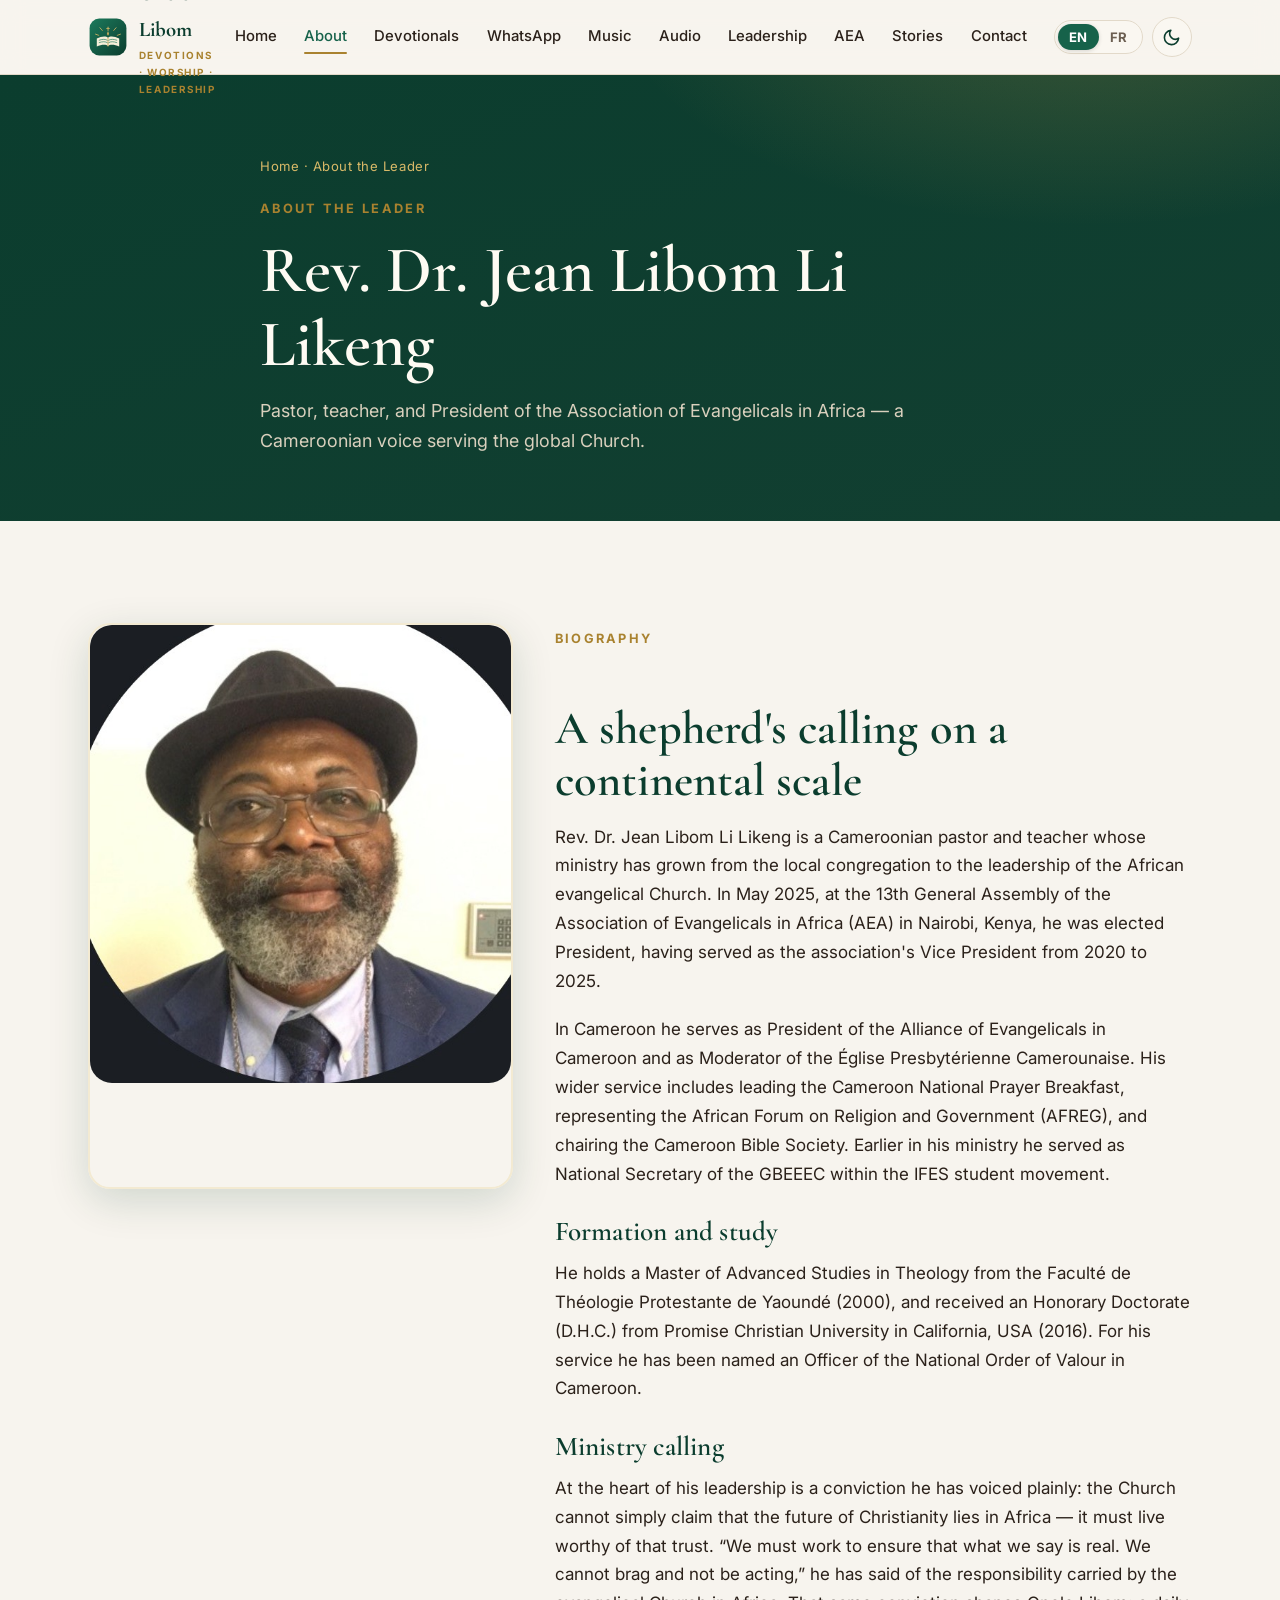
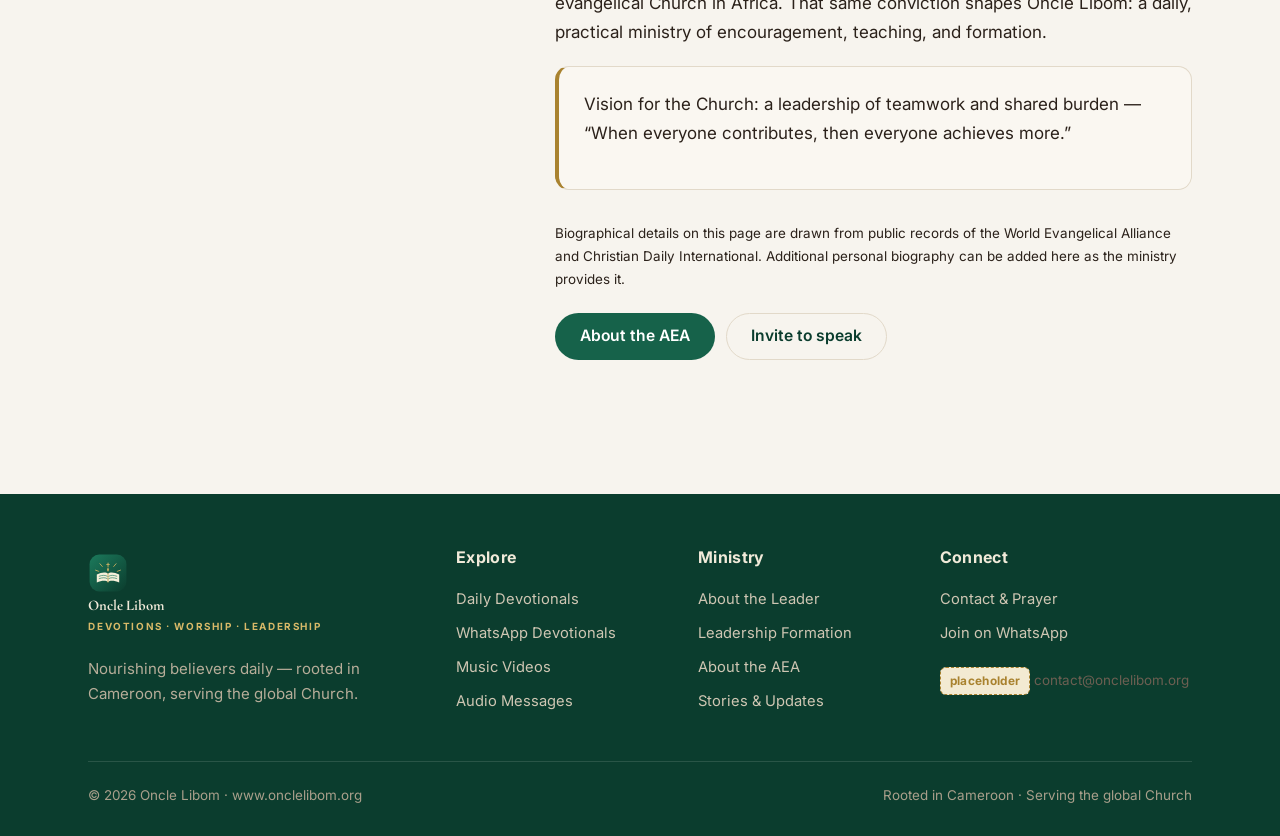
<file: about.html>
<!DOCTYPE html>
<html lang="en">
<head>
<meta charset="UTF-8" />
<meta name="viewport" content="width=device-width, initial-scale=1" />
<title data-en="About Rev. Dr. Jean Libom Li Likeng | Oncle Libom" data-fr="À propos du Rév. Dr Jean Libom Li Likeng | Oncle Libom">About Rev. Dr. Jean Libom Li Likeng | Oncle Libom</title>
<meta name="description" content="Rev. Dr. Jean Libom Li Likeng — President of the Association of Evangelicals in Africa, pastor and teacher from Cameroon serving the global Church through Oncle Libom." />
<meta property="og:type" content="profile" />
<meta property="og:title" content="About Rev. Dr. Jean Libom Li Likeng | Oncle Libom" />
<meta property="og:description" content="Pastor, teacher, and President of the Association of Evangelicals in Africa." />
<meta property="og:url" content="https://www.onclelibom.org/about.html" />
<link rel="icon" href="assets/img/favicon.svg" type="image/svg+xml" />
<link rel="preconnect" href="https://fonts.googleapis.com" />
<link rel="preconnect" href="https://fonts.gstatic.com" crossorigin />
<link href="https://fonts.googleapis.com/css2?family=Cormorant+Garamond:ital,wght@0,500;0,600;0,700;1,500;1,600&family=Inter:wght@400;500;600;700&display=swap" rel="stylesheet" />
<link rel="stylesheet" href="assets/css/style.css" />
</head>
<body>
<a class="skip-link" href="#main" data-en="Skip to content" data-fr="Aller au contenu">Skip to content</a>

<header class="site-header">
  <div class="container header-inner">
    <a class="brand" href="index.html" aria-label="Oncle Libom home"><img src="assets/img/logo.svg" alt="" width="40" height="40" /><span>Oncle Libom<small data-en="Devotions · Worship · Leadership" data-fr="Méditation · Louange · Leadership">Devotions · Worship · Leadership</small></span></a>
    <nav class="nav" aria-label="Primary">
      <a href="index.html" data-en="Home" data-fr="Accueil">Home</a>
      <a href="about.html" class="active" data-en="About" data-fr="À propos">About</a>
      <a href="devotionals.html" data-en="Devotionals" data-fr="Méditations">Devotionals</a>
      <a href="whatsapp.html" data-en="WhatsApp" data-fr="WhatsApp">WhatsApp</a>
      <a href="music-videos.html" data-en="Music" data-fr="Musique">Music</a>
      <a href="audio.html" data-en="Audio" data-fr="Audio">Audio</a>
      <a href="leadership.html" data-en="Leadership" data-fr="Leadership">Leadership</a>
      <a href="association.html" data-en="AEA" data-fr="AEA">AEA</a>
      <a href="stories.html" data-en="Stories" data-fr="Actualités">Stories</a>
      <a href="contact.html" data-en="Contact" data-fr="Contact">Contact</a>
    </nav>
    <div class="header-tools">
      <div class="lang-switch" role="group" aria-label="Language / Langue"><button data-lang="en" class="active" aria-pressed="true">EN</button><button data-lang="fr" aria-pressed="false">FR</button></div>
      <button class="icon-btn theme-toggle" data-en-aria="Toggle dark mode" data-fr-aria="Basculer le mode sombre" aria-label="Toggle dark mode"><svg class="moon" viewBox="0 0 24 24" fill="none" stroke="currentColor" stroke-width="2" stroke-linecap="round" stroke-linejoin="round"><path d="M21 12.79A9 9 0 1 1 11.21 3 7 7 0 0 0 21 12.79z"/></svg><svg class="sun" viewBox="0 0 24 24" fill="none" stroke="currentColor" stroke-width="2" stroke-linecap="round" stroke-linejoin="round"><circle cx="12" cy="12" r="4"/><path d="M12 2v2M12 20v2M4.9 4.9l1.4 1.4M17.7 17.7l1.4 1.4M2 12h2M20 12h2M4.9 19.1l1.4-1.4M17.7 6.3l1.4-1.4"/></svg></button>
      <button class="icon-btn menu-btn" aria-expanded="false" data-en-aria="Open menu" data-fr-aria="Ouvrir le menu" aria-label="Open menu"><svg viewBox="0 0 24 24" fill="none" stroke="currentColor" stroke-width="2" stroke-linecap="round"><path d="M3 6h18M3 12h18M3 18h18"/></svg></button>
    </div>
  </div>
</header>

<main id="main">
  <section class="page-hero">
    <div class="container page-hero-inner">
      <div class="breadcrumb"><a href="index.html" data-en="Home" data-fr="Accueil">Home</a> · <span data-en="About the Leader" data-fr="Le responsable">About the Leader</span></div>
      <span class="eyebrow" data-en="About the leader" data-fr="Le responsable">About the leader</span>
      <h1>Rev. Dr. Jean Libom Li Likeng</h1>
      <p data-en="Pastor, teacher, and President of the Association of Evangelicals in Africa — a Cameroonian voice serving the global Church." data-fr="Pasteur, enseignant et président de l'Association des Évangéliques en Afrique — une voix camerounaise au service de l'Église universelle.">Pastor, teacher, and President of the Association of Evangelicals in Africa — a Cameroonian voice serving the global Church.</p>
    </div>
  </section>

  <section class="section">
    <div class="container">
          <div class="leader" style="align-items:start">
          <div class="reveal">
            <div class="portrait gold">
              <img
                src="assets/img/libom.jpg"
                alt="Rev. Dr. Jean Libom Li Likeng"
                loading="lazy"
                decoding="async"
                style="width:100%; height:auto; display:block; border-radius:inherit;"
              />
            </div>
            </div>

        <div class="prose reveal">
          <span class="eyebrow" data-en="Biography" data-fr="Biographie">Biography</span>
          <h2 data-en="A shepherd's calling on a continental scale" data-fr="Un appel de berger à l'échelle d'un continent">A shepherd's calling on a continental scale</h2>
          <p data-en="Rev. Dr. Jean Libom Li Likeng is a Cameroonian pastor and teacher whose ministry has grown from the local congregation to the leadership of the African evangelical Church. In May 2025, at the 13th General Assembly of the Association of Evangelicals in Africa (AEA) in Nairobi, Kenya, he was elected President, having served as the association's Vice President from 2020 to 2025." data-fr="Le Rév. Dr Jean Libom Li Likeng est un pasteur et enseignant camerounais dont le ministère s'est étendu de l'assemblée locale à la direction de l'Église évangélique africaine. En mai 2025, lors de la 13e Assemblée générale de l'Association des Évangéliques en Afrique (AEA) à Nairobi, au Kenya, il a été élu président, après avoir été vice-président de l'association de 2020 à 2025.">Rev. Dr. Jean Libom Li Likeng is a Cameroonian pastor and teacher whose ministry has grown from the local congregation to the leadership of the African evangelical Church. In May 2025, at the 13th General Assembly of the Association of Evangelicals in Africa (AEA) in Nairobi, Kenya, he was elected President, having served as the association's Vice President from 2020 to 2025.</p>
          <p data-en="In Cameroon he serves as President of the Alliance of Evangelicals in Cameroon and as Moderator of the Église Presbytérienne Camerounaise. His wider service includes leading the Cameroon National Prayer Breakfast, representing the African Forum on Religion and Government (AFREG), and chairing the Cameroon Bible Society. Earlier in his ministry he served as National Secretary of the GBEEEC within the IFES student movement." data-fr="Au Cameroun, il est président de l'Alliance des Évangéliques du Cameroun et modérateur de l'Église Presbytérienne Camerounaise. Son service plus large comprend la direction du Petit-déjeuner national de prière du Cameroun, la représentation du Forum africain sur la religion et le gouvernement (AFREG) et la présidence de la Société Biblique du Cameroun. Plus tôt dans son ministère, il a été secrétaire national du GBEEEC au sein du mouvement étudiant IFES.">In Cameroon he serves as President of the Alliance of Evangelicals in Cameroon and as Moderator of the Église Presbytérienne Camerounaise. His wider service includes leading the Cameroon National Prayer Breakfast, representing the African Forum on Religion and Government (AFREG), and chairing the Cameroon Bible Society. Earlier in his ministry he served as National Secretary of the GBEEEC within the IFES student movement.</p>

          <h3 data-en="Formation and study" data-fr="Formation et études">Formation and study</h3>
          <p data-en="He holds a Master of Advanced Studies in Theology from the Faculté de Théologie Protestante de Yaoundé (2000), and received an Honorary Doctorate (D.H.C.) from Promise Christian University in California, USA (2016). For his service he has been named an Officer of the National Order of Valour in Cameroon." data-fr="Il est titulaire d'un Master d'études approfondies en théologie de la Faculté de Théologie Protestante de Yaoundé (2000) et a reçu un doctorat honorifique (D.H.C.) de Promise Christian University en Californie, aux États-Unis (2016). Pour son service, il a été nommé Officier de l'Ordre national de la Valeur au Cameroun.">He holds a Master of Advanced Studies in Theology from the Faculté de Théologie Protestante de Yaoundé (2000), and received an Honorary Doctorate (D.H.C.) from Promise Christian University in California, USA (2016). For his service he has been named an Officer of the National Order of Valour in Cameroon.</p>

          <h3 data-en="Ministry calling" data-fr="L'appel du ministère">Ministry calling</h3>
          <p data-en="At the heart of his leadership is a conviction he has voiced plainly: the Church cannot simply claim that the future of Christianity lies in Africa — it must live worthy of that trust. &ldquo;We must work to ensure that what we say is real. We cannot brag and not be acting,&rdquo; he has said of the responsibility carried by the evangelical Church in Africa. That same conviction shapes Oncle Libom: a daily, practical ministry of encouragement, teaching, and formation." data-fr="Au cœur de sa direction se trouve une conviction qu'il a exprimée simplement : l'Église ne peut se contenter d'affirmer que l'avenir du christianisme est en Afrique — elle doit se montrer digne de cette confiance. « Nous devons travailler pour que ce que nous disons soit réel. Nous ne pouvons pas nous vanter sans agir », a-t-il déclaré à propos de la responsabilité de l'Église évangélique en Afrique. Cette même conviction façonne Oncle Libom : un ministère quotidien et concret d'encouragement, d'enseignement et de formation." data-html="true">At the heart of his leadership is a conviction he has voiced plainly: the Church cannot simply claim that the future of Christianity lies in Africa — it must live worthy of that trust. &ldquo;We must work to ensure that what we say is real. We cannot brag and not be acting,&rdquo; he has said of the responsibility carried by the evangelical Church in Africa. That same conviction shapes Oncle Libom: a daily, practical ministry of encouragement, teaching, and formation.</p>

          <div class="callout">
            <p class="mb-0" data-en="Vision for the Church: a leadership of teamwork and shared burden — &ldquo;When everyone contributes, then everyone achieves more.&rdquo;" data-fr="Une vision pour l'Église : une direction faite de travail d'équipe et de fardeau partagé — « Quand chacun contribue, alors chacun accomplit davantage. »" data-html="true">Vision for the Church: a leadership of teamwork and shared burden — &ldquo;When everyone contributes, then everyone achieves more.&rdquo;</p>
          </div>

          <p class="note mt-2" data-en="Biographical details on this page are drawn from public records of the World Evangelical Alliance and Christian Daily International. Additional personal biography can be added here as the ministry provides it." data-fr="Les informations biographiques de cette page proviennent des publications de la World Evangelical Alliance et de Christian Daily International. Une biographie personnelle complémentaire pourra être ajoutée ici selon les indications du ministère.">Biographical details on this page are drawn from public records of the World Evangelical Alliance and Christian Daily International. Additional personal biography can be added here as the ministry provides it.</p>

          <div style="display:flex;gap:.7rem;flex-wrap:wrap;margin-top:1.4rem">
            <a href="association.html" class="btn btn--primary" data-en="About the AEA" data-fr="À propos de l'AEA">About the AEA</a>
            <a href="contact.html" class="btn btn--ghost" data-en="Invite to speak" data-fr="Inviter à intervenir">Invite to speak</a>
          </div>
        </div>
      </div>
    </div>
  </section>
</main>

<footer class="site-footer">
  <div class="container">
    <div class="footer-grid">
      <div class="footer-brand">
        <a class="brand" href="index.html"><img src="assets/img/logo.svg" alt="" width="40" height="40" /><span>Oncle Libom<small data-en="Devotions · Worship · Leadership" data-fr="Méditation · Louange · Leadership">Devotions · Worship · Leadership</small></span></a>
        <p data-en="Nourishing believers daily — rooted in Cameroon, serving the global Church." data-fr="Nourrir chaque jour les croyants — enraciné au Cameroun, au service de l'Église universelle.">Nourishing believers daily — rooted in Cameroon, serving the global Church.</p>
      </div>
      <div><h4 data-en="Explore" data-fr="Explorer">Explore</h4><a href="devotionals.html" data-en="Daily Devotionals" data-fr="Méditations quotidiennes">Daily Devotionals</a><a href="whatsapp.html" data-en="WhatsApp Devotionals" data-fr="Méditations WhatsApp">WhatsApp Devotionals</a><a href="music-videos.html" data-en="Music Videos" data-fr="Vidéos musicales">Music Videos</a><a href="audio.html" data-en="Audio Messages" data-fr="Messages audio">Audio Messages</a></div>
      <div><h4 data-en="Ministry" data-fr="Ministère">Ministry</h4><a href="about.html" data-en="About the Leader" data-fr="Le responsable">About the Leader</a><a href="leadership.html" data-en="Leadership Formation" data-fr="Formation au leadership">Leadership Formation</a><a href="association.html" data-en="About the AEA" data-fr="À propos de l'AEA">About the AEA</a><a href="stories.html" data-en="Stories &amp; Updates" data-fr="Actualités" data-html="true">Stories &amp; Updates</a></div>
      <div><h4 data-en="Connect" data-fr="Nous joindre">Connect</h4><a href="contact.html" data-en="Contact &amp; Prayer" data-fr="Contact &amp; prière" data-html="true">Contact &amp; Prayer</a><a href="whatsapp.html" data-en="Join on WhatsApp" data-fr="Rejoindre sur WhatsApp">Join on WhatsApp</a><p class="note" style="margin-top:1rem"><span class="placeholder-tag">placeholder</span> contact@onclelibom.org</p></div>
    </div>
    <div class="footer-bottom"><span>© <span data-year>2026</span> Oncle Libom · www.onclelibom.org</span><span data-en="Rooted in Cameroon · Serving the global Church" data-fr="Enraciné au Cameroun · Au service de l'Église universelle">Rooted in Cameroon · Serving the global Church</span></div>
  </div>
</footer>
<script src="assets/js/main.js"></script>
</body>
</html>
</file>
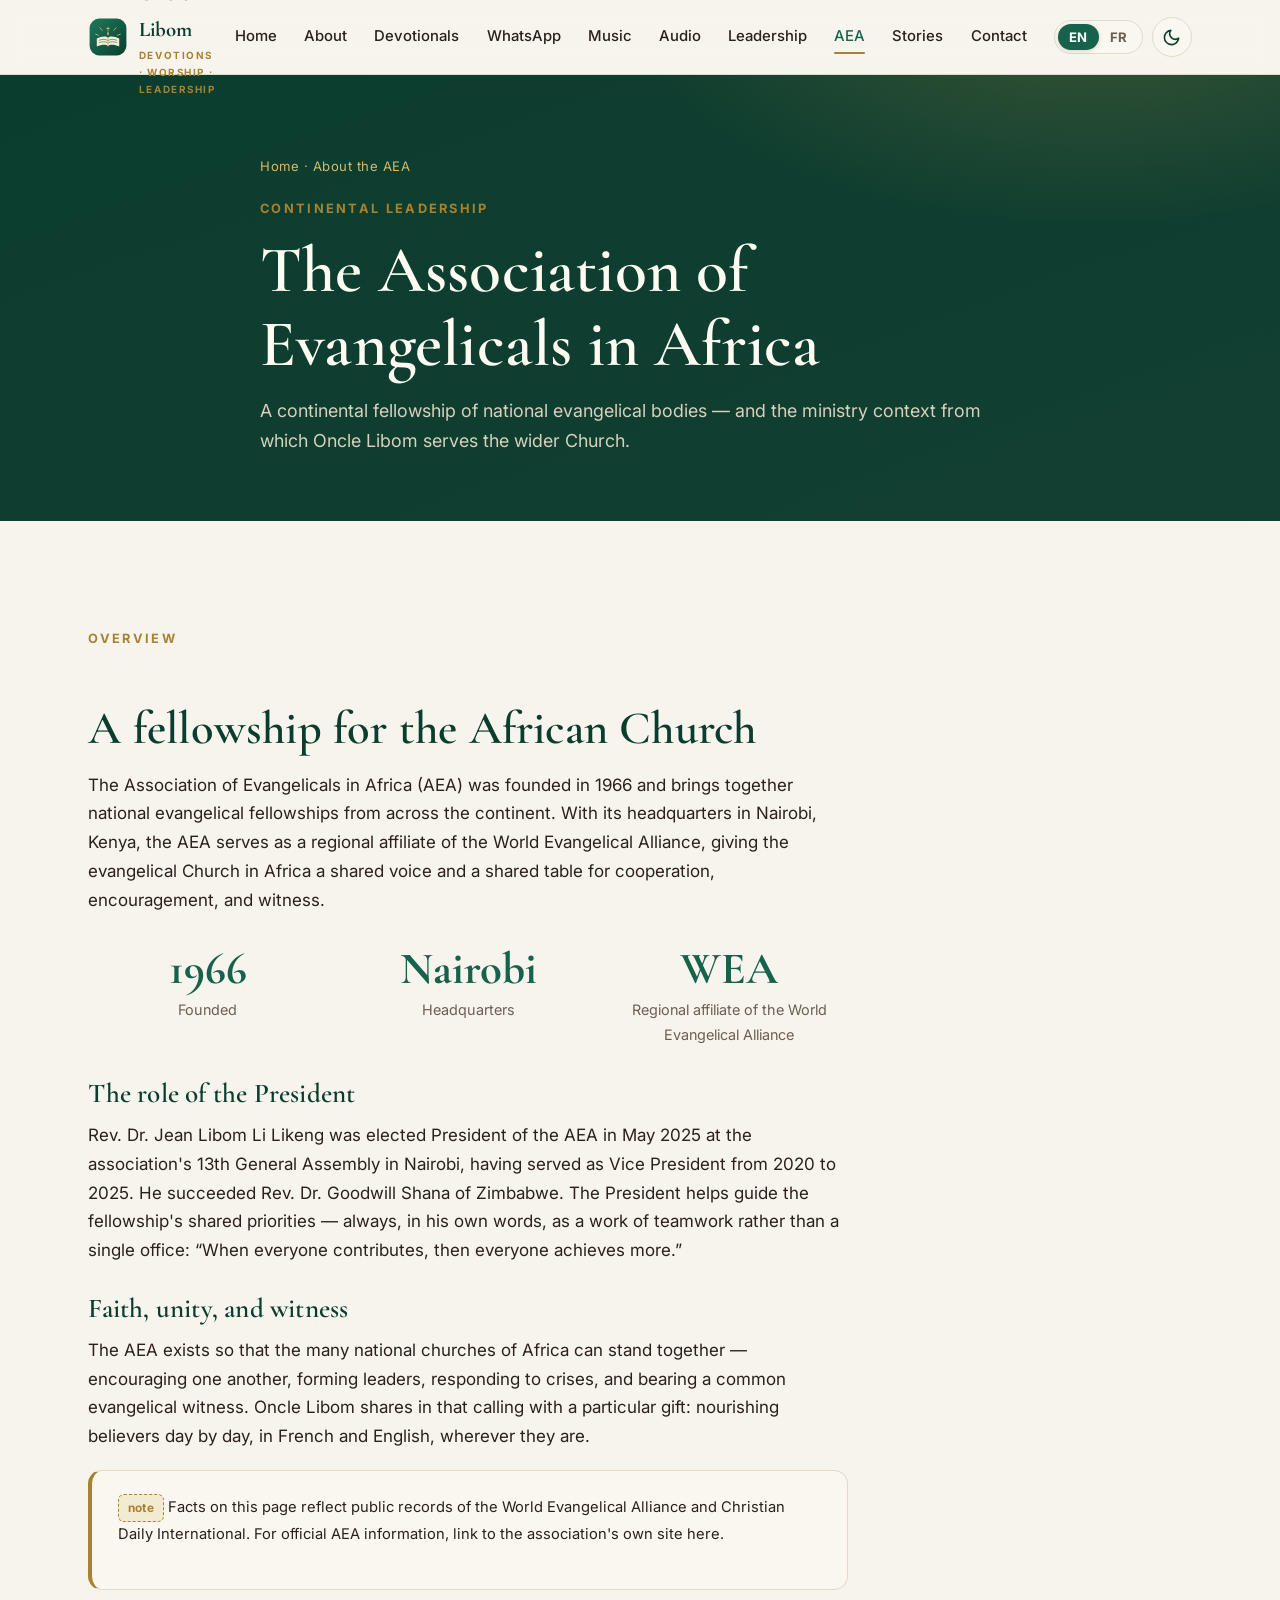
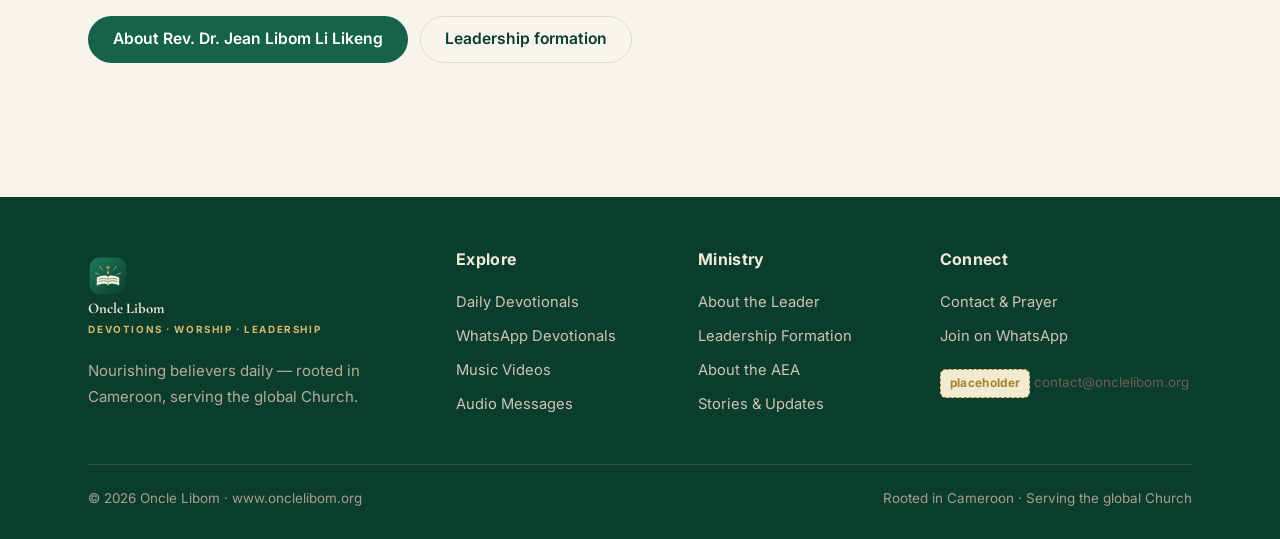
<file: association.html>
<!DOCTYPE html>
<html lang="en">
<head>
<meta charset="UTF-8" />
<meta name="viewport" content="width=device-width, initial-scale=1" />
<title data-en="The Association of Evangelicals in Africa (AEA) | Oncle Libom" data-fr="L'Association des Évangéliques en Afrique (AEA) | Oncle Libom">The Association of Evangelicals in Africa (AEA) | Oncle Libom</title>
<meta name="description" content="An introduction to the Association of Evangelicals in Africa (AEA), founded in 1966, and the role of its President, Rev. Dr. Jean Libom Li Likeng." />
<meta property="og:type" content="website" />
<meta property="og:title" content="The Association of Evangelicals in Africa (AEA) | Oncle Libom" />
<meta property="og:url" content="https://www.onclelibom.org/association.html" />
<link rel="icon" href="assets/img/favicon.svg" type="image/svg+xml" />
<link rel="preconnect" href="https://fonts.googleapis.com" /><link rel="preconnect" href="https://fonts.gstatic.com" crossorigin />
<link href="https://fonts.googleapis.com/css2?family=Cormorant+Garamond:ital,wght@0,500;0,600;0,700;1,500;1,600&family=Inter:wght@400;500;600;700&display=swap" rel="stylesheet" />
<link rel="stylesheet" href="assets/css/style.css" />
</head>
<body>
<a class="skip-link" href="#main" data-en="Skip to content" data-fr="Aller au contenu">Skip to content</a>
<header class="site-header">
  <div class="container header-inner">
    <a class="brand" href="index.html" aria-label="Oncle Libom home"><img src="assets/img/logo.svg" alt="" width="40" height="40" /><span>Oncle Libom<small data-en="Devotions · Worship · Leadership" data-fr="Méditation · Louange · Leadership">Devotions · Worship · Leadership</small></span></a>
    <nav class="nav" aria-label="Primary">
      <a href="index.html" data-en="Home" data-fr="Accueil">Home</a>
      <a href="about.html" data-en="About" data-fr="À propos">About</a>
      <a href="devotionals.html" data-en="Devotionals" data-fr="Méditations">Devotionals</a>
      <a href="whatsapp.html" data-en="WhatsApp" data-fr="WhatsApp">WhatsApp</a>
      <a href="music-videos.html" data-en="Music" data-fr="Musique">Music</a>
      <a href="audio.html" data-en="Audio" data-fr="Audio">Audio</a>
      <a href="leadership.html" data-en="Leadership" data-fr="Leadership">Leadership</a>
      <a href="association.html" class="active" data-en="AEA" data-fr="AEA">AEA</a>
      <a href="stories.html" data-en="Stories" data-fr="Actualités">Stories</a>
      <a href="contact.html" data-en="Contact" data-fr="Contact">Contact</a>
    </nav>
    <div class="header-tools">
      <div class="lang-switch" role="group" aria-label="Language / Langue"><button data-lang="en" class="active" aria-pressed="true">EN</button><button data-lang="fr" aria-pressed="false">FR</button></div>
      <button class="icon-btn theme-toggle" data-en-aria="Toggle dark mode" data-fr-aria="Basculer le mode sombre" aria-label="Toggle dark mode"><svg class="moon" viewBox="0 0 24 24" fill="none" stroke="currentColor" stroke-width="2" stroke-linecap="round" stroke-linejoin="round"><path d="M21 12.79A9 9 0 1 1 11.21 3 7 7 0 0 0 21 12.79z"/></svg><svg class="sun" viewBox="0 0 24 24" fill="none" stroke="currentColor" stroke-width="2" stroke-linecap="round" stroke-linejoin="round"><circle cx="12" cy="12" r="4"/><path d="M12 2v2M12 20v2M4.9 4.9l1.4 1.4M17.7 17.7l1.4 1.4M2 12h2M20 12h2M4.9 19.1l1.4-1.4M17.7 6.3l1.4-1.4"/></svg></button>
      <button class="icon-btn menu-btn" aria-expanded="false" data-en-aria="Open menu" data-fr-aria="Ouvrir le menu" aria-label="Open menu"><svg viewBox="0 0 24 24" fill="none" stroke="currentColor" stroke-width="2" stroke-linecap="round"><path d="M3 6h18M3 12h18M3 18h18"/></svg></button>
    </div>
  </div>
</header>

<main id="main">
  <section class="page-hero">
    <div class="container page-hero-inner">
      <div class="breadcrumb"><a href="index.html" data-en="Home" data-fr="Accueil">Home</a> · <span data-en="About the AEA" data-fr="À propos de l'AEA">About the AEA</span></div>
      <span class="eyebrow" data-en="Continental leadership" data-fr="Un leadership continental">Continental leadership</span>
      <h1 data-en="The Association of Evangelicals in Africa" data-fr="L'Association des Évangéliques en Afrique">The Association of Evangelicals in Africa</h1>
      <p data-en="A continental fellowship of national evangelical bodies — and the ministry context from which Oncle Libom serves the wider Church." data-fr="Une communion continentale d'organismes évangéliques nationaux — et le cadre ministériel depuis lequel Oncle Libom sert l'Église au sens large.">A continental fellowship of national evangelical bodies — and the ministry context from which Oncle Libom serves the wider Church.</p>
    </div>
  </section>

  <section class="section">
    <div class="container">
      <div class="prose reveal">
        <span class="eyebrow" data-en="Overview" data-fr="Présentation">Overview</span>
        <h2 data-en="A fellowship for the African Church" data-fr="Une communion pour l'Église africaine">A fellowship for the African Church</h2>
        <p data-en="The Association of Evangelicals in Africa (AEA) was founded in 1966 and brings together national evangelical fellowships from across the continent. With its headquarters in Nairobi, Kenya, the AEA serves as a regional affiliate of the World Evangelical Alliance, giving the evangelical Church in Africa a shared voice and a shared table for cooperation, encouragement, and witness." data-fr="L'Association des Évangéliques en Afrique (AEA) a été fondée en 1966 et rassemble des alliances évangéliques nationales de tout le continent. Ayant son siège à Nairobi, au Kenya, l'AEA est une affiliée régionale de l'Alliance évangélique mondiale, donnant à l'Église évangélique d'Afrique une voix commune et une table commune pour la coopération, l'encouragement et le témoignage.">The Association of Evangelicals in Africa (AEA) was founded in 1966 and brings together national evangelical fellowships from across the continent. With its headquarters in Nairobi, Kenya, the AEA serves as a regional affiliate of the World Evangelical Alliance, giving the evangelical Church in Africa a shared voice and a shared table for cooperation, encouragement, and witness.</p>

        <div class="grid grid-3" style="margin:2rem 0">
          <div class="stat"><div class="num">1966</div><div class="lbl" data-en="Founded" data-fr="Fondée">Founded</div></div>
          <div class="stat"><div class="num">Nairobi</div><div class="lbl" data-en="Headquarters" data-fr="Siège">Headquarters</div></div>
          <div class="stat"><div class="num">WEA</div><div class="lbl" data-en="Regional affiliate of the World Evangelical Alliance" data-fr="Affiliée régionale de l'Alliance évangélique mondiale">Regional affiliate of the World Evangelical Alliance</div></div>
        </div>

        <h3 data-en="The role of the President" data-fr="Le rôle du président">The role of the President</h3>
        <p data-en="Rev. Dr. Jean Libom Li Likeng was elected President of the AEA in May 2025 at the association's 13th General Assembly in Nairobi, having served as Vice President from 2020 to 2025. He succeeded Rev. Dr. Goodwill Shana of Zimbabwe. The President helps guide the fellowship's shared priorities — always, in his own words, as a work of teamwork rather than a single office: &ldquo;When everyone contributes, then everyone achieves more.&rdquo;" data-fr="Le Rév. Dr Jean Libom Li Likeng a été élu président de l'AEA en mai 2025, lors de la 13e Assemblée générale de l'association à Nairobi, après avoir été vice-président de 2020 à 2025. Il a succédé au Rév. Dr Goodwill Shana du Zimbabwe. Le président contribue à orienter les priorités communes de la communion — toujours, selon ses propres mots, comme une œuvre d'équipe plutôt qu'une charge individuelle : « Quand chacun contribue, alors chacun accomplit davantage. »" data-html="true">Rev. Dr. Jean Libom Li Likeng was elected President of the AEA in May 2025 at the association's 13th General Assembly in Nairobi, having served as Vice President from 2020 to 2025. He succeeded Rev. Dr. Goodwill Shana of Zimbabwe. The President helps guide the fellowship's shared priorities — always, in his own words, as a work of teamwork rather than a single office: &ldquo;When everyone contributes, then everyone achieves more.&rdquo;</p>

        <h3 data-en="Faith, unity, and witness" data-fr="Foi, unité et témoignage">Faith, unity, and witness</h3>
        <p data-en="The AEA exists so that the many national churches of Africa can stand together — encouraging one another, forming leaders, responding to crises, and bearing a common evangelical witness. Oncle Libom shares in that calling with a particular gift: nourishing believers day by day, in French and English, wherever they are." data-fr="L'AEA existe pour que les nombreuses Églises nationales d'Afrique puissent se tenir ensemble — s'encourager mutuellement, former des responsables, répondre aux crises et porter un témoignage évangélique commun. Oncle Libom participe à cet appel avec un don particulier : nourrir les croyants jour après jour, en français et en anglais, où qu'ils soient.">The AEA exists so that the many national churches of Africa can stand together — encouraging one another, forming leaders, responding to crises, and bearing a common evangelical witness. Oncle Libom shares in that calling with a particular gift: nourishing believers day by day, in French and English, wherever they are.</p>

        <div class="callout">
          <p class="mb-0 note" style="font-size:.92rem"><span class="placeholder-tag">note</span> <span data-en="Facts on this page reflect public records of the World Evangelical Alliance and Christian Daily International. For official AEA information, link to the association's own site here." data-fr="Les faits de cette page reflètent les publications de l'Alliance évangélique mondiale et de Christian Daily International. Pour les informations officielles de l'AEA, insérez ici un lien vers le site de l'association.">Facts on this page reflect public records of the World Evangelical Alliance and Christian Daily International. For official AEA information, link to the association's own site here.</span></p>
        </div>

        <div style="display:flex;gap:.7rem;flex-wrap:wrap;margin-top:1.6rem">
          <a href="about.html" class="btn btn--primary" data-en="About Rev. Dr. Jean Libom Li Likeng" data-fr="À propos du Rév. Dr Jean Libom Li Likeng">About Rev. Dr. Jean Libom Li Likeng</a>
          <a href="leadership.html" class="btn btn--ghost" data-en="Leadership formation" data-fr="Formation au leadership">Leadership formation</a>
        </div>
      </div>
    </div>
  </section>
</main>

<footer class="site-footer">
  <div class="container">
    <div class="footer-grid">
      <div class="footer-brand"><a class="brand" href="index.html"><img src="assets/img/logo.svg" alt="" width="40" height="40" /><span>Oncle Libom<small data-en="Devotions · Worship · Leadership" data-fr="Méditation · Louange · Leadership">Devotions · Worship · Leadership</small></span></a><p data-en="Nourishing believers daily — rooted in Cameroon, serving the global Church." data-fr="Nourrir chaque jour les croyants — enraciné au Cameroun, au service de l'Église universelle.">Nourishing believers daily — rooted in Cameroon, serving the global Church.</p></div>
      <div><h4 data-en="Explore" data-fr="Explorer">Explore</h4><a href="devotionals.html" data-en="Daily Devotionals" data-fr="Méditations quotidiennes">Daily Devotionals</a><a href="whatsapp.html" data-en="WhatsApp Devotionals" data-fr="Méditations WhatsApp">WhatsApp Devotionals</a><a href="music-videos.html" data-en="Music Videos" data-fr="Vidéos musicales">Music Videos</a><a href="audio.html" data-en="Audio Messages" data-fr="Messages audio">Audio Messages</a></div>
      <div><h4 data-en="Ministry" data-fr="Ministère">Ministry</h4><a href="about.html" data-en="About the Leader" data-fr="Le responsable">About the Leader</a><a href="leadership.html" data-en="Leadership Formation" data-fr="Formation au leadership">Leadership Formation</a><a href="association.html" data-en="About the AEA" data-fr="À propos de l'AEA">About the AEA</a><a href="stories.html" data-en="Stories &amp; Updates" data-fr="Actualités" data-html="true">Stories &amp; Updates</a></div>
      <div><h4 data-en="Connect" data-fr="Nous joindre">Connect</h4><a href="contact.html" data-en="Contact &amp; Prayer" data-fr="Contact &amp; prière" data-html="true">Contact &amp; Prayer</a><a href="whatsapp.html" data-en="Join on WhatsApp" data-fr="Rejoindre sur WhatsApp">Join on WhatsApp</a><p class="note" style="margin-top:1rem"><span class="placeholder-tag">placeholder</span> contact@onclelibom.org</p></div>
    </div>
    <div class="footer-bottom"><span>© <span data-year>2026</span> Oncle Libom · www.onclelibom.org</span><span data-en="Rooted in Cameroon · Serving the global Church" data-fr="Enraciné au Cameroun · Au service de l'Église universelle">Rooted in Cameroon · Serving the global Church</span></div>
  </div>
</footer>
<script src="assets/js/main.js"></script>
</body>
</html>
</file>
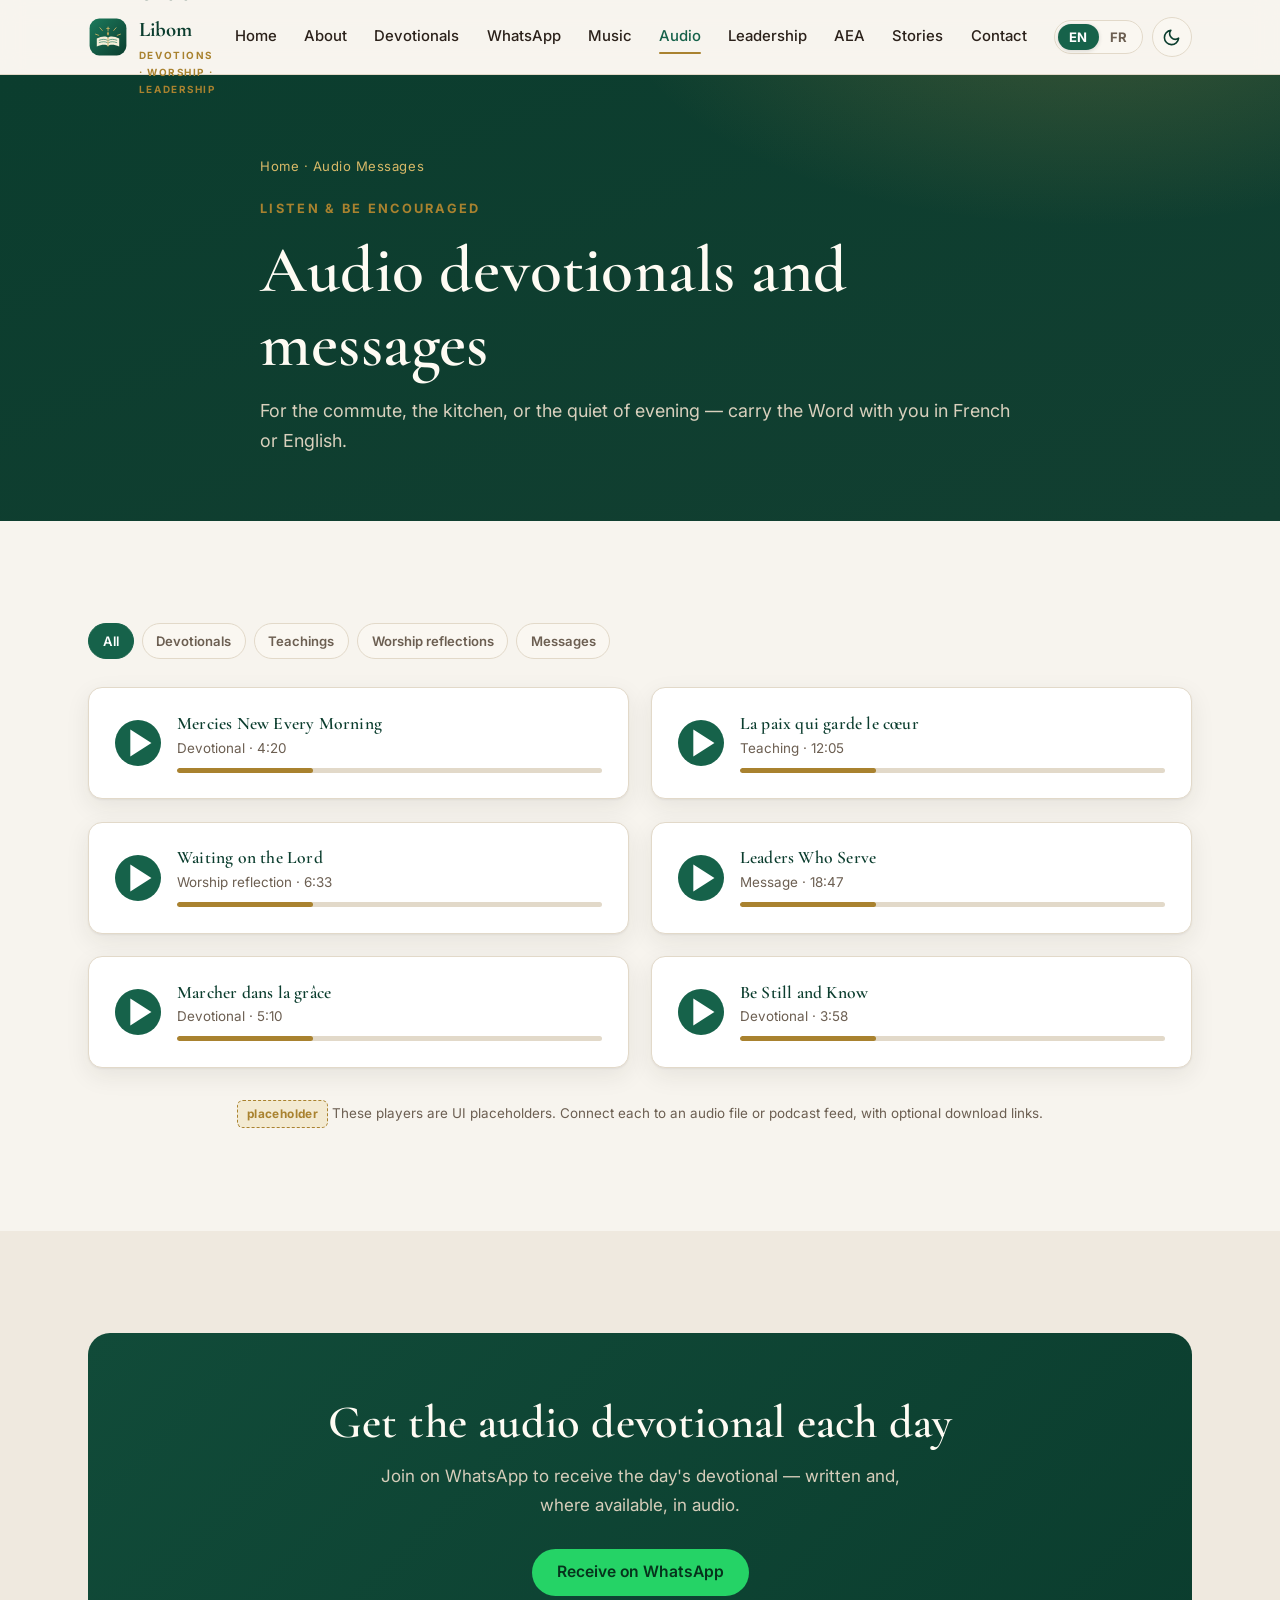
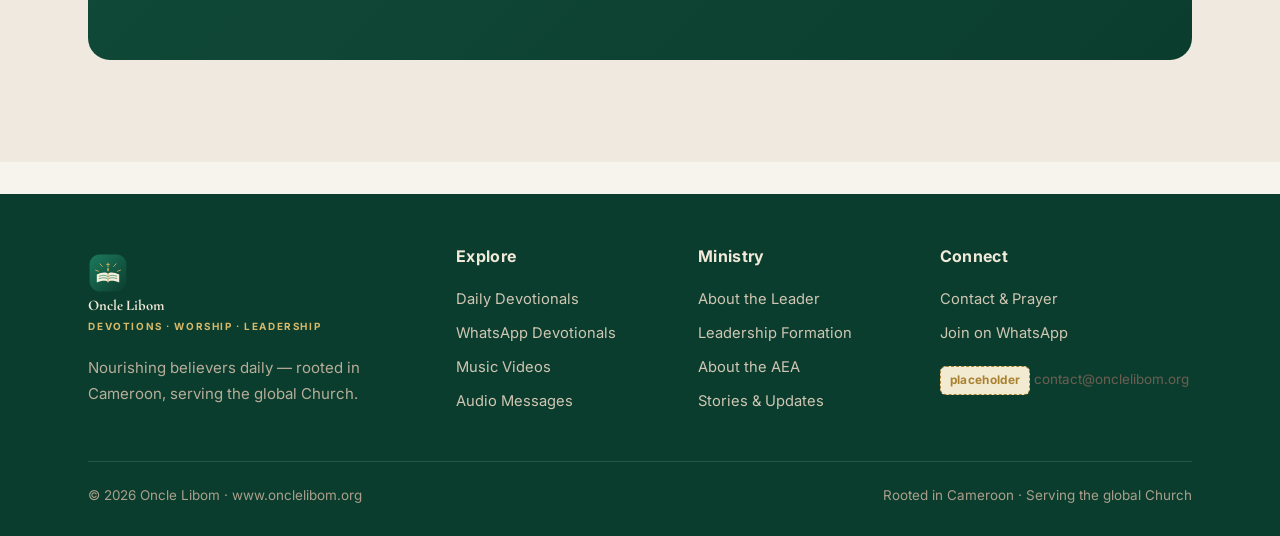
<file: audio.html>
<!DOCTYPE html>
<html lang="en">
<head>
<meta charset="UTF-8" />
<meta name="viewport" content="width=device-width, initial-scale=1" />
<title data-en="Audio Devotionals &amp; Messages | Oncle Libom" data-fr="Méditations &amp; messages audio | Oncle Libom">Audio Devotionals &amp; Messages | Oncle Libom</title>
<meta name="description" content="Listen to Oncle Libom's audio devotionals, teachings, and worship reflections in French and English — play anywhere, anytime." />
<meta property="og:type" content="website" />
<meta property="og:title" content="Audio Devotionals & Messages | Oncle Libom" />
<meta property="og:url" content="https://www.onclelibom.org/audio.html" />
<link rel="icon" href="assets/img/favicon.svg" type="image/svg+xml" />
<link rel="preconnect" href="https://fonts.googleapis.com" /><link rel="preconnect" href="https://fonts.gstatic.com" crossorigin />
<link href="https://fonts.googleapis.com/css2?family=Cormorant+Garamond:ital,wght@0,500;0,600;0,700;1,500;1,600&family=Inter:wght@400;500;600;700&display=swap" rel="stylesheet" />
<link rel="stylesheet" href="assets/css/style.css" />
</head>
<body>
<a class="skip-link" href="#main" data-en="Skip to content" data-fr="Aller au contenu">Skip to content</a>
<header class="site-header">
  <div class="container header-inner">
    <a class="brand" href="index.html" aria-label="Oncle Libom home"><img src="assets/img/logo.svg" alt="" width="40" height="40" /><span>Oncle Libom<small data-en="Devotions · Worship · Leadership" data-fr="Méditation · Louange · Leadership">Devotions · Worship · Leadership</small></span></a>
    <nav class="nav" aria-label="Primary">
      <a href="index.html" data-en="Home" data-fr="Accueil">Home</a>
      <a href="about.html" data-en="About" data-fr="À propos">About</a>
      <a href="devotionals.html" data-en="Devotionals" data-fr="Méditations">Devotionals</a>
      <a href="whatsapp.html" data-en="WhatsApp" data-fr="WhatsApp">WhatsApp</a>
      <a href="music-videos.html" data-en="Music" data-fr="Musique">Music</a>
      <a href="audio.html" class="active" data-en="Audio" data-fr="Audio">Audio</a>
      <a href="leadership.html" data-en="Leadership" data-fr="Leadership">Leadership</a>
      <a href="association.html" data-en="AEA" data-fr="AEA">AEA</a>
      <a href="stories.html" data-en="Stories" data-fr="Actualités">Stories</a>
      <a href="contact.html" data-en="Contact" data-fr="Contact">Contact</a>
    </nav>
    <div class="header-tools">
      <div class="lang-switch" role="group" aria-label="Language / Langue"><button data-lang="en" class="active" aria-pressed="true">EN</button><button data-lang="fr" aria-pressed="false">FR</button></div>
      <button class="icon-btn theme-toggle" data-en-aria="Toggle dark mode" data-fr-aria="Basculer le mode sombre" aria-label="Toggle dark mode"><svg class="moon" viewBox="0 0 24 24" fill="none" stroke="currentColor" stroke-width="2" stroke-linecap="round" stroke-linejoin="round"><path d="M21 12.79A9 9 0 1 1 11.21 3 7 7 0 0 0 21 12.79z"/></svg><svg class="sun" viewBox="0 0 24 24" fill="none" stroke="currentColor" stroke-width="2" stroke-linecap="round" stroke-linejoin="round"><circle cx="12" cy="12" r="4"/><path d="M12 2v2M12 20v2M4.9 4.9l1.4 1.4M17.7 17.7l1.4 1.4M2 12h2M20 12h2M4.9 19.1l1.4-1.4M17.7 6.3l1.4-1.4"/></svg></button>
      <button class="icon-btn menu-btn" aria-expanded="false" data-en-aria="Open menu" data-fr-aria="Ouvrir le menu" aria-label="Open menu"><svg viewBox="0 0 24 24" fill="none" stroke="currentColor" stroke-width="2" stroke-linecap="round"><path d="M3 6h18M3 12h18M3 18h18"/></svg></button>
    </div>
  </div>
</header>

<main id="main">
  <section class="page-hero">
    <div class="container page-hero-inner">
      <div class="breadcrumb"><a href="index.html" data-en="Home" data-fr="Accueil">Home</a> · <span data-en="Audio Messages" data-fr="Messages audio">Audio Messages</span></div>
      <span class="eyebrow" data-en="Listen &amp; be encouraged" data-fr="Écouter &amp; être encouragé" data-html="true">Listen &amp; be encouraged</span>
      <h1 data-en="Audio devotionals and messages" data-fr="Méditations et messages audio">Audio devotionals and messages</h1>
      <p data-en="For the commute, the kitchen, or the quiet of evening — carry the Word with you in French or English." data-fr="Pour le trajet, la cuisine ou le calme du soir — emportez la Parole avec vous, en français ou en anglais.">For the commute, the kitchen, or the quiet of evening — carry the Word with you in French or English.</p>
    </div>
  </section>

  <section class="section">
    <div class="container">
      <div class="pills reveal" style="margin-bottom:1.8rem" aria-label="Categories">
        <span class="pill active" data-en="All" data-fr="Tout">All</span>
        <span class="pill" data-en="Devotionals" data-fr="Méditations">Devotionals</span>
        <span class="pill" data-en="Teachings" data-fr="Enseignements">Teachings</span>
        <span class="pill" data-en="Worship reflections" data-fr="Réflexions de louange">Worship reflections</span>
        <span class="pill" data-en="Messages" data-fr="Messages">Messages</span>
      </div>

      <div class="grid grid-2">
        <div class="card reveal"><div class="audio-row"><span class="audio-play"><svg viewBox="0 0 24 24" fill="currentColor"><path d="M8 5v14l11-7z"/></svg></span><div style="flex:1"><h3 style="font-size:1.1rem;margin-bottom:.2rem" data-en="Mercies New Every Morning" data-fr="Des compassions nouvelles chaque matin">Mercies New Every Morning</h3><p class="meta muted" style="font-size:.84rem;margin-bottom:.5rem" data-en="Devotional · 4:20" data-fr="Méditation · 4:20">Devotional · 4:20</p><div class="audio-bar"></div></div></div></div>
        <div class="card reveal"><div class="audio-row"><span class="audio-play"><svg viewBox="0 0 24 24" fill="currentColor"><path d="M8 5v14l11-7z"/></svg></span><div style="flex:1"><h3 style="font-size:1.1rem;margin-bottom:.2rem">La paix qui garde le cœur</h3><p class="meta muted" style="font-size:.84rem;margin-bottom:.5rem" data-en="Teaching · 12:05" data-fr="Enseignement · 12:05">Teaching · 12:05</p><div class="audio-bar"></div></div></div></div>
        <div class="card reveal"><div class="audio-row"><span class="audio-play"><svg viewBox="0 0 24 24" fill="currentColor"><path d="M8 5v14l11-7z"/></svg></span><div style="flex:1"><h3 style="font-size:1.1rem;margin-bottom:.2rem" data-en="Waiting on the Lord" data-fr="S'attendre à l'Éternel">Waiting on the Lord</h3><p class="meta muted" style="font-size:.84rem;margin-bottom:.5rem" data-en="Worship reflection · 6:33" data-fr="Réflexion de louange · 6:33">Worship reflection · 6:33</p><div class="audio-bar"></div></div></div></div>
        <div class="card reveal"><div class="audio-row"><span class="audio-play"><svg viewBox="0 0 24 24" fill="currentColor"><path d="M8 5v14l11-7z"/></svg></span><div style="flex:1"><h3 style="font-size:1.1rem;margin-bottom:.2rem" data-en="Leaders Who Serve" data-fr="Des responsables qui servent">Leaders Who Serve</h3><p class="meta muted" style="font-size:.84rem;margin-bottom:.5rem" data-en="Message · 18:47" data-fr="Message · 18:47">Message · 18:47</p><div class="audio-bar"></div></div></div></div>
        <div class="card reveal"><div class="audio-row"><span class="audio-play"><svg viewBox="0 0 24 24" fill="currentColor"><path d="M8 5v14l11-7z"/></svg></span><div style="flex:1"><h3 style="font-size:1.1rem;margin-bottom:.2rem">Marcher dans la grâce</h3><p class="meta muted" style="font-size:.84rem;margin-bottom:.5rem" data-en="Devotional · 5:10" data-fr="Méditation · 5:10">Devotional · 5:10</p><div class="audio-bar"></div></div></div></div>
        <div class="card reveal"><div class="audio-row"><span class="audio-play"><svg viewBox="0 0 24 24" fill="currentColor"><path d="M8 5v14l11-7z"/></svg></span><div style="flex:1"><h3 style="font-size:1.1rem;margin-bottom:.2rem" data-en="Be Still and Know" data-fr="Sachez que je suis Dieu">Be Still and Know</h3><p class="meta muted" style="font-size:.84rem;margin-bottom:.5rem" data-en="Devotional · 3:58" data-fr="Méditation · 3:58">Devotional · 3:58</p><div class="audio-bar"></div></div></div></div>
      </div>
      <p class="note text-center mt-2"><span class="placeholder-tag">placeholder</span> <span data-en="These players are UI placeholders. Connect each to an audio file or podcast feed, with optional download links." data-fr="Ces lecteurs sont des espaces réservés. Reliez chacun à un fichier audio ou un flux de podcast, avec des liens de téléchargement optionnels.">These players are UI placeholders. Connect each to an audio file or podcast feed, with optional download links.</span></p>
    </div>
  </section>

  <section class="section section--alt">
    <div class="container"><div class="cta-band reveal">
      <h2 data-en="Get the audio devotional each day" data-fr="Recevez la méditation audio chaque jour">Get the audio devotional each day</h2>
      <p data-en="Join on WhatsApp to receive the day's devotional — written and, where available, in audio." data-fr="Rejoignez-nous sur WhatsApp pour recevoir la méditation du jour — écrite et, lorsque disponible, en audio.">Join on WhatsApp to receive the day's devotional — written and, where available, in audio.</p>
      <div class="hero-ctas"><a href="whatsapp.html" class="btn btn--wa" data-en="Receive on WhatsApp" data-fr="Recevoir sur WhatsApp">Receive on WhatsApp</a></div>
    </div></div>
  </section>
</main>

<footer class="site-footer">
  <div class="container">
    <div class="footer-grid">
      <div class="footer-brand"><a class="brand" href="index.html"><img src="assets/img/logo.svg" alt="" width="40" height="40" /><span>Oncle Libom<small data-en="Devotions · Worship · Leadership" data-fr="Méditation · Louange · Leadership">Devotions · Worship · Leadership</small></span></a><p data-en="Nourishing believers daily — rooted in Cameroon, serving the global Church." data-fr="Nourrir chaque jour les croyants — enraciné au Cameroun, au service de l'Église universelle.">Nourishing believers daily — rooted in Cameroon, serving the global Church.</p></div>
      <div><h4 data-en="Explore" data-fr="Explorer">Explore</h4><a href="devotionals.html" data-en="Daily Devotionals" data-fr="Méditations quotidiennes">Daily Devotionals</a><a href="whatsapp.html" data-en="WhatsApp Devotionals" data-fr="Méditations WhatsApp">WhatsApp Devotionals</a><a href="music-videos.html" data-en="Music Videos" data-fr="Vidéos musicales">Music Videos</a><a href="audio.html" data-en="Audio Messages" data-fr="Messages audio">Audio Messages</a></div>
      <div><h4 data-en="Ministry" data-fr="Ministère">Ministry</h4><a href="about.html" data-en="About the Leader" data-fr="Le responsable">About the Leader</a><a href="leadership.html" data-en="Leadership Formation" data-fr="Formation au leadership">Leadership Formation</a><a href="association.html" data-en="About the AEA" data-fr="À propos de l'AEA">About the AEA</a><a href="stories.html" data-en="Stories &amp; Updates" data-fr="Actualités" data-html="true">Stories &amp; Updates</a></div>
      <div><h4 data-en="Connect" data-fr="Nous joindre">Connect</h4><a href="contact.html" data-en="Contact &amp; Prayer" data-fr="Contact &amp; prière" data-html="true">Contact &amp; Prayer</a><a href="whatsapp.html" data-en="Join on WhatsApp" data-fr="Rejoindre sur WhatsApp">Join on WhatsApp</a><p class="note" style="margin-top:1rem"><span class="placeholder-tag">placeholder</span> contact@onclelibom.org</p></div>
    </div>
    <div class="footer-bottom"><span>© <span data-year>2026</span> Oncle Libom · www.onclelibom.org</span><span data-en="Rooted in Cameroon · Serving the global Church" data-fr="Enraciné au Cameroun · Au service de l'Église universelle">Rooted in Cameroon · Serving the global Church</span></div>
  </div>
</footer>
<script src="assets/js/main.js"></script>
</body>
</html>
</file>
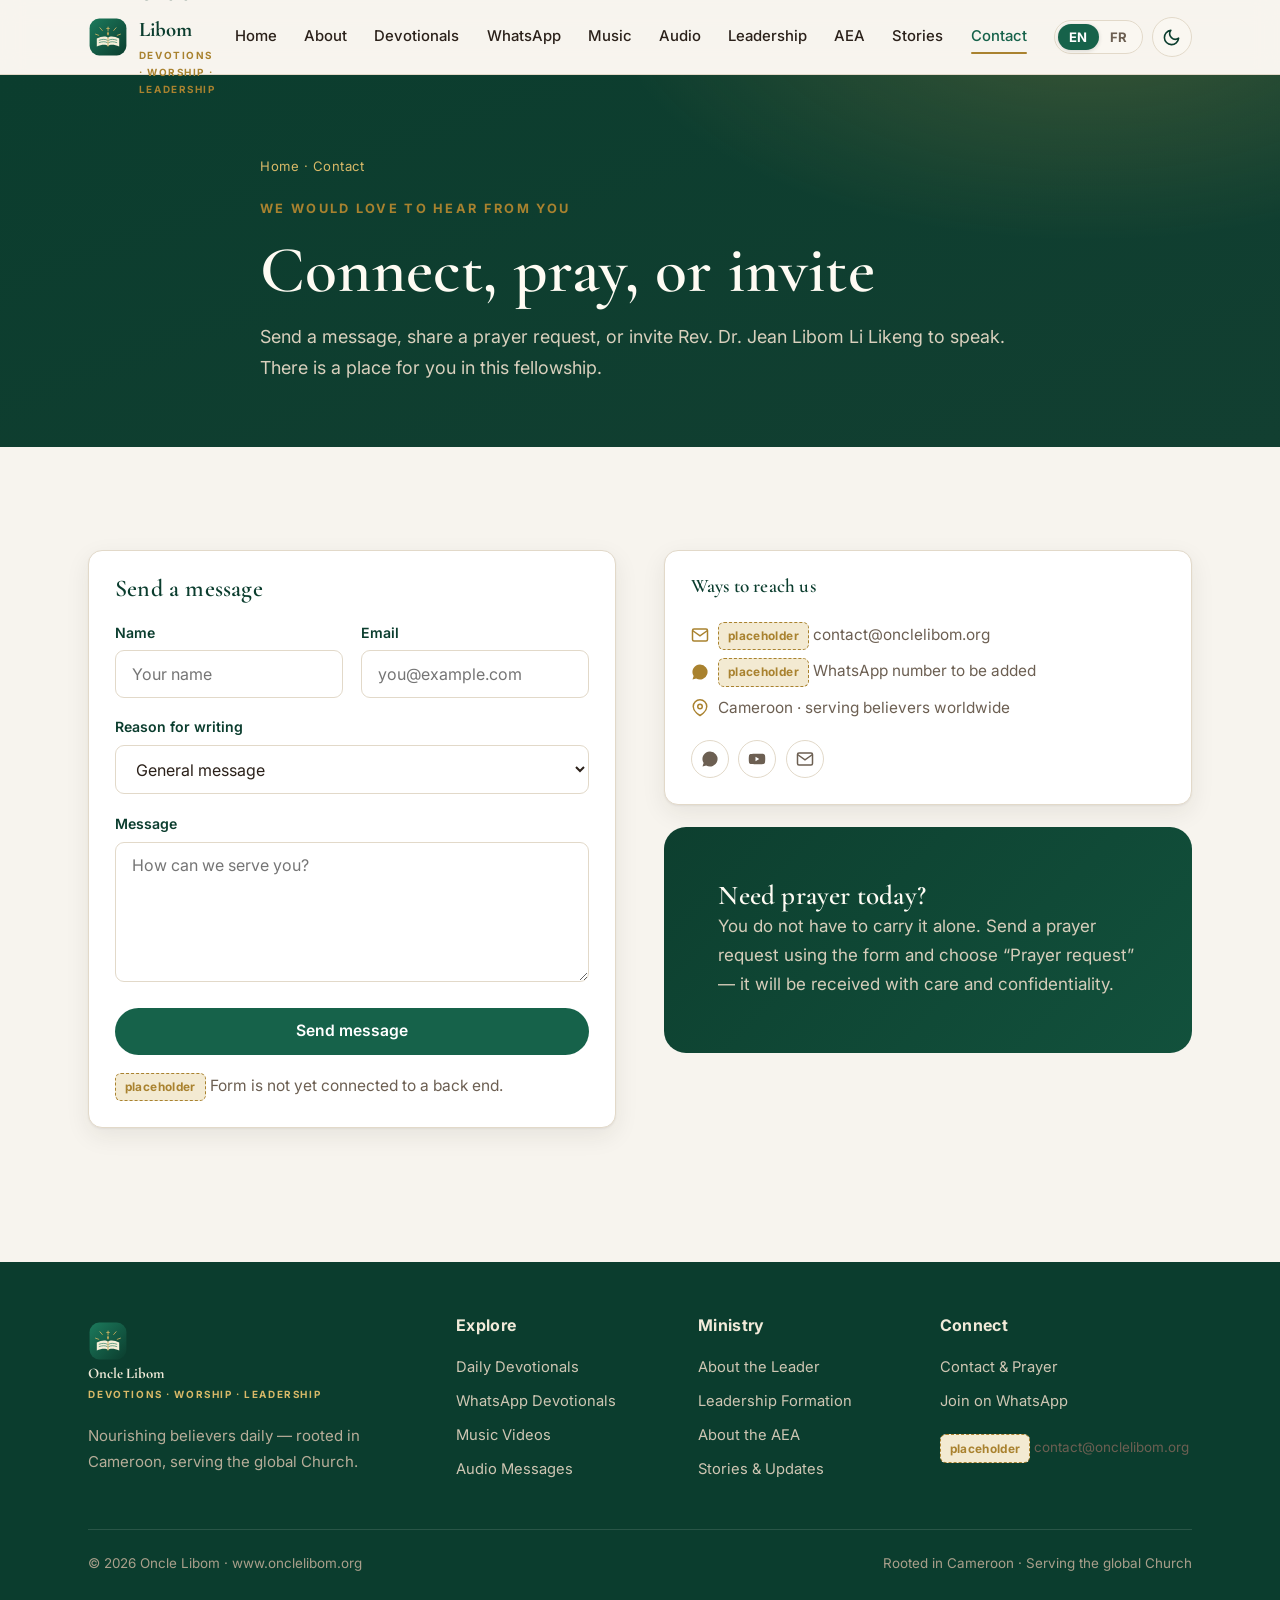
<file: contact.html>
<!DOCTYPE html>
<html lang="en">
<head>
<meta charset="UTF-8" />
<meta name="viewport" content="width=device-width, initial-scale=1" />
<title data-en="Contact, Prayer &amp; Speaking Invitations | Oncle Libom" data-fr="Contact, prière &amp; invitations | Oncle Libom">Contact, Prayer &amp; Speaking Invitations | Oncle Libom</title>
<meta name="description" content="Contact Oncle Libom — send a message, submit a prayer request, or invite Rev. Dr. Jean Libom Li Likeng to speak. Connect on WhatsApp and social media." />
<meta property="og:type" content="website" />
<meta property="og:title" content="Contact | Oncle Libom" />
<meta property="og:url" content="https://www.onclelibom.org/contact.html" />
<link rel="icon" href="assets/img/favicon.svg" type="image/svg+xml" />
<link rel="preconnect" href="https://fonts.googleapis.com" /><link rel="preconnect" href="https://fonts.gstatic.com" crossorigin />
<link href="https://fonts.googleapis.com/css2?family=Cormorant+Garamond:ital,wght@0,500;0,600;0,700;1,500;1,600&family=Inter:wght@400;500;600;700&display=swap" rel="stylesheet" />
<link rel="stylesheet" href="assets/css/style.css" />
</head>
<body>
<a class="skip-link" href="#main" data-en="Skip to content" data-fr="Aller au contenu">Skip to content</a>
<header class="site-header">
  <div class="container header-inner">
    <a class="brand" href="index.html" aria-label="Oncle Libom home"><img src="assets/img/logo.svg" alt="" width="40" height="40" /><span>Oncle Libom<small data-en="Devotions · Worship · Leadership" data-fr="Méditation · Louange · Leadership">Devotions · Worship · Leadership</small></span></a>
    <nav class="nav" aria-label="Primary">
      <a href="index.html" data-en="Home" data-fr="Accueil">Home</a>
      <a href="about.html" data-en="About" data-fr="À propos">About</a>
      <a href="devotionals.html" data-en="Devotionals" data-fr="Méditations">Devotionals</a>
      <a href="whatsapp.html" data-en="WhatsApp" data-fr="WhatsApp">WhatsApp</a>
      <a href="music-videos.html" data-en="Music" data-fr="Musique">Music</a>
      <a href="audio.html" data-en="Audio" data-fr="Audio">Audio</a>
      <a href="leadership.html" data-en="Leadership" data-fr="Leadership">Leadership</a>
      <a href="association.html" data-en="AEA" data-fr="AEA">AEA</a>
      <a href="stories.html" data-en="Stories" data-fr="Actualités">Stories</a>
      <a href="contact.html" class="active" data-en="Contact" data-fr="Contact">Contact</a>
    </nav>
    <div class="header-tools">
      <div class="lang-switch" role="group" aria-label="Language / Langue"><button data-lang="en" class="active" aria-pressed="true">EN</button><button data-lang="fr" aria-pressed="false">FR</button></div>
      <button class="icon-btn theme-toggle" data-en-aria="Toggle dark mode" data-fr-aria="Basculer le mode sombre" aria-label="Toggle dark mode"><svg class="moon" viewBox="0 0 24 24" fill="none" stroke="currentColor" stroke-width="2" stroke-linecap="round" stroke-linejoin="round"><path d="M21 12.79A9 9 0 1 1 11.21 3 7 7 0 0 0 21 12.79z"/></svg><svg class="sun" viewBox="0 0 24 24" fill="none" stroke="currentColor" stroke-width="2" stroke-linecap="round" stroke-linejoin="round"><circle cx="12" cy="12" r="4"/><path d="M12 2v2M12 20v2M4.9 4.9l1.4 1.4M17.7 17.7l1.4 1.4M2 12h2M20 12h2M4.9 19.1l1.4-1.4M17.7 6.3l1.4-1.4"/></svg></button>
      <button class="icon-btn menu-btn" aria-expanded="false" data-en-aria="Open menu" data-fr-aria="Ouvrir le menu" aria-label="Open menu"><svg viewBox="0 0 24 24" fill="none" stroke="currentColor" stroke-width="2" stroke-linecap="round"><path d="M3 6h18M3 12h18M3 18h18"/></svg></button>
    </div>
  </div>
</header>

<main id="main">
  <section class="page-hero">
    <div class="container page-hero-inner">
      <div class="breadcrumb"><a href="index.html" data-en="Home" data-fr="Accueil">Home</a> · <span data-en="Contact" data-fr="Contact">Contact</span></div>
      <span class="eyebrow" data-en="We would love to hear from you" data-fr="Nous aimerions vous entendre">We would love to hear from you</span>
      <h1 data-en="Connect, pray, or invite" data-fr="Nous joindre, prier ou inviter">Connect, pray, or invite</h1>
      <p data-en="Send a message, share a prayer request, or invite Rev. Dr. Jean Libom Li Likeng to speak. There is a place for you in this fellowship." data-fr="Envoyez un message, partagez une demande de prière, ou invitez le Rév. Dr Jean Libom Li Likeng à intervenir. Il y a une place pour vous dans cette communion.">Send a message, share a prayer request, or invite Rev. Dr. Jean Libom Li Likeng to speak. There is a place for you in this fellowship.</p>
    </div>
  </section>

  <section class="section">
    <div class="container">
      <div class="split" style="align-items:start">
        <!-- Contact form -->
        <div class="reveal">
          <form class="form card" data-demo>
            <h2 style="font-size:1.5rem" data-en="Send a message" data-fr="Envoyer un message">Send a message</h2>
            <div class="form-row">
              <div class="field"><label data-en="Name" data-fr="Nom">Name</label><input type="text" required data-en-placeholder="Your name" data-fr-placeholder="Votre nom" placeholder="Your name" /></div>
              <div class="field"><label data-en="Email" data-fr="Courriel">Email</label><input type="email" required data-en-placeholder="you@example.com" data-fr-placeholder="vous@exemple.com" placeholder="you@example.com" /></div>
            </div>
            <div class="field"><label data-en="Reason for writing" data-fr="Objet de votre message">Reason for writing</label>
              <select>
                <option data-en="General message" data-fr="Message général">General message</option>
                <option data-en="Prayer request" data-fr="Demande de prière">Prayer request</option>
                <option data-en="Speaking invitation" data-fr="Invitation à intervenir">Speaking invitation</option>
                <option data-en="Partnership" data-fr="Partenariat">Partnership</option>
                <option data-en="WhatsApp devotionals" data-fr="Méditations WhatsApp">WhatsApp devotionals</option>
              </select>
            </div>
            <div class="field"><label data-en="Message" data-fr="Message">Message</label><textarea required data-en-placeholder="How can we serve you?" data-fr-placeholder="Comment pouvons-nous vous servir ?" placeholder="How can we serve you?"></textarea></div>
            <button type="submit" class="btn btn--primary btn--block" data-en="Send message" data-fr="Envoyer le message">Send message</button>
            <p class="note" data-form-msg style="color:var(--accent)" hidden>&#10003; <span data-en="Thank you — your message has been noted. This is a front-end demo; connect it to email or a form service to receive submissions." data-fr="Merci — votre message a été noté. Ceci est une démo front-end ; reliez-la à un service de messagerie ou de formulaire pour recevoir les envois.">Thank you — your message has been noted. This is a front-end demo; connect it to email or a form service to receive submissions.</span></p>
            <p class="note"><span class="placeholder-tag">placeholder</span> <span data-en="Form is not yet connected to a back end." data-fr="Le formulaire n'est pas encore relié à un serveur.">Form is not yet connected to a back end.</span></p>
          </form>
        </div>

        <!-- Contact info -->
        <div class="reveal">
          <div class="card" style="margin-bottom:1.4rem">
            <h3 style="font-size:1.2rem" data-en="Ways to reach us" data-fr="Comment nous joindre">Ways to reach us</h3>
            <ul class="roles" style="margin-top:1rem">
              <li><svg viewBox="0 0 24 24" fill="none" stroke="currentColor" stroke-width="2"><rect x="2" y="4" width="20" height="16" rx="2"/><path d="m22 6-10 7L2 6"/></svg><span><span class="placeholder-tag">placeholder</span> contact@onclelibom.org</span></li>
              <li><svg viewBox="0 0 24 24" fill="currentColor"><path d="M12 2a10 10 0 0 0-8.5 15.3L2 22l4.8-1.5A10 10 0 1 0 12 2z"/></svg><span><span class="placeholder-tag">placeholder</span> <span data-en="WhatsApp number to be added" data-fr="Numéro WhatsApp à ajouter">WhatsApp number to be added</span></span></li>
              <li><svg viewBox="0 0 24 24" fill="none" stroke="currentColor" stroke-width="2"><path d="M21 10c0 7-9 12-9 12s-9-5-9-12a9 9 0 0 1 18 0z"/><circle cx="12" cy="10" r="3"/></svg><span data-en="Cameroon · serving believers worldwide" data-fr="Cameroun · au service des croyants du monde entier">Cameroon · serving believers worldwide</span></li>
            </ul>
            <div class="socials" style="margin-top:1.2rem">
              <a href="whatsapp.html" aria-label="WhatsApp" style="border-color:var(--border);color:var(--text-muted)"><svg viewBox="0 0 24 24" fill="currentColor"><path d="M12 2a10 10 0 0 0-8.5 15.3L2 22l4.8-1.5A10 10 0 1 0 12 2z"/></svg></a>
              <a href="music-videos.html" aria-label="YouTube" style="border-color:var(--border);color:var(--text-muted)"><svg viewBox="0 0 24 24" fill="currentColor"><path d="M23 12s0-3.4-.4-5a2.5 2.5 0 0 0-1.8-1.8C19.2 5 12 5 12 5s-7.2 0-8.8.4A2.5 2.5 0 0 0 1.4 7 26 26 0 0 0 1 12a26 26 0 0 0 .4 5 2.5 2.5 0 0 0 1.8 1.8C4.8 19 12 19 12 19s7.2 0 8.8-.4a2.5 2.5 0 0 0 1.8-1.8c.4-1.6.4-5 .4-5zM10 15V9l5 3z"/></svg></a>
              <a href="contact.html" aria-label="Email" style="border-color:var(--border);color:var(--text-muted)"><svg viewBox="0 0 24 24" fill="none" stroke="currentColor" stroke-width="2"><rect x="2" y="4" width="20" height="16" rx="2"/><path d="m22 6-10 7L2 6"/></svg></a>
            </div>
          </div>

          <div class="wa-band">
            <h3 style="color:#fefbf3" data-en="Need prayer today?" data-fr="Besoin de prière aujourd'hui ?">Need prayer today?</h3>
            <p style="color:#d6cdba" data-en="You do not have to carry it alone. Send a prayer request using the form and choose &ldquo;Prayer request&rdquo; — it will be received with care and confidentiality." data-fr="Vous n'avez pas à le porter seul. Envoyez une demande de prière via le formulaire en choisissant « Demande de prière » — elle sera reçue avec soin et discrétion." data-html="true">You do not have to carry it alone. Send a prayer request using the form and choose &ldquo;Prayer request&rdquo; — it will be received with care and confidentiality.</p>
          </div>
        </div>
      </div>
    </div>
  </section>
</main>

<footer class="site-footer">
  <div class="container">
    <div class="footer-grid">
      <div class="footer-brand"><a class="brand" href="index.html"><img src="assets/img/logo.svg" alt="" width="40" height="40" /><span>Oncle Libom<small data-en="Devotions · Worship · Leadership" data-fr="Méditation · Louange · Leadership">Devotions · Worship · Leadership</small></span></a><p data-en="Nourishing believers daily — rooted in Cameroon, serving the global Church." data-fr="Nourrir chaque jour les croyants — enraciné au Cameroun, au service de l'Église universelle.">Nourishing believers daily — rooted in Cameroon, serving the global Church.</p></div>
      <div><h4 data-en="Explore" data-fr="Explorer">Explore</h4><a href="devotionals.html" data-en="Daily Devotionals" data-fr="Méditations quotidiennes">Daily Devotionals</a><a href="whatsapp.html" data-en="WhatsApp Devotionals" data-fr="Méditations WhatsApp">WhatsApp Devotionals</a><a href="music-videos.html" data-en="Music Videos" data-fr="Vidéos musicales">Music Videos</a><a href="audio.html" data-en="Audio Messages" data-fr="Messages audio">Audio Messages</a></div>
      <div><h4 data-en="Ministry" data-fr="Ministère">Ministry</h4><a href="about.html" data-en="About the Leader" data-fr="Le responsable">About the Leader</a><a href="leadership.html" data-en="Leadership Formation" data-fr="Formation au leadership">Leadership Formation</a><a href="association.html" data-en="About the AEA" data-fr="À propos de l'AEA">About the AEA</a><a href="stories.html" data-en="Stories &amp; Updates" data-fr="Actualités" data-html="true">Stories &amp; Updates</a></div>
      <div><h4 data-en="Connect" data-fr="Nous joindre">Connect</h4><a href="contact.html" data-en="Contact &amp; Prayer" data-fr="Contact &amp; prière" data-html="true">Contact &amp; Prayer</a><a href="whatsapp.html" data-en="Join on WhatsApp" data-fr="Rejoindre sur WhatsApp">Join on WhatsApp</a><p class="note" style="margin-top:1rem"><span class="placeholder-tag">placeholder</span> contact@onclelibom.org</p></div>
    </div>
    <div class="footer-bottom"><span>© <span data-year>2026</span> Oncle Libom · www.onclelibom.org</span><span data-en="Rooted in Cameroon · Serving the global Church" data-fr="Enraciné au Cameroun · Au service de l'Église universelle">Rooted in Cameroon · Serving the global Church</span></div>
  </div>
</footer>
<script src="assets/js/main.js"></script>
</body>
</html>
</file>
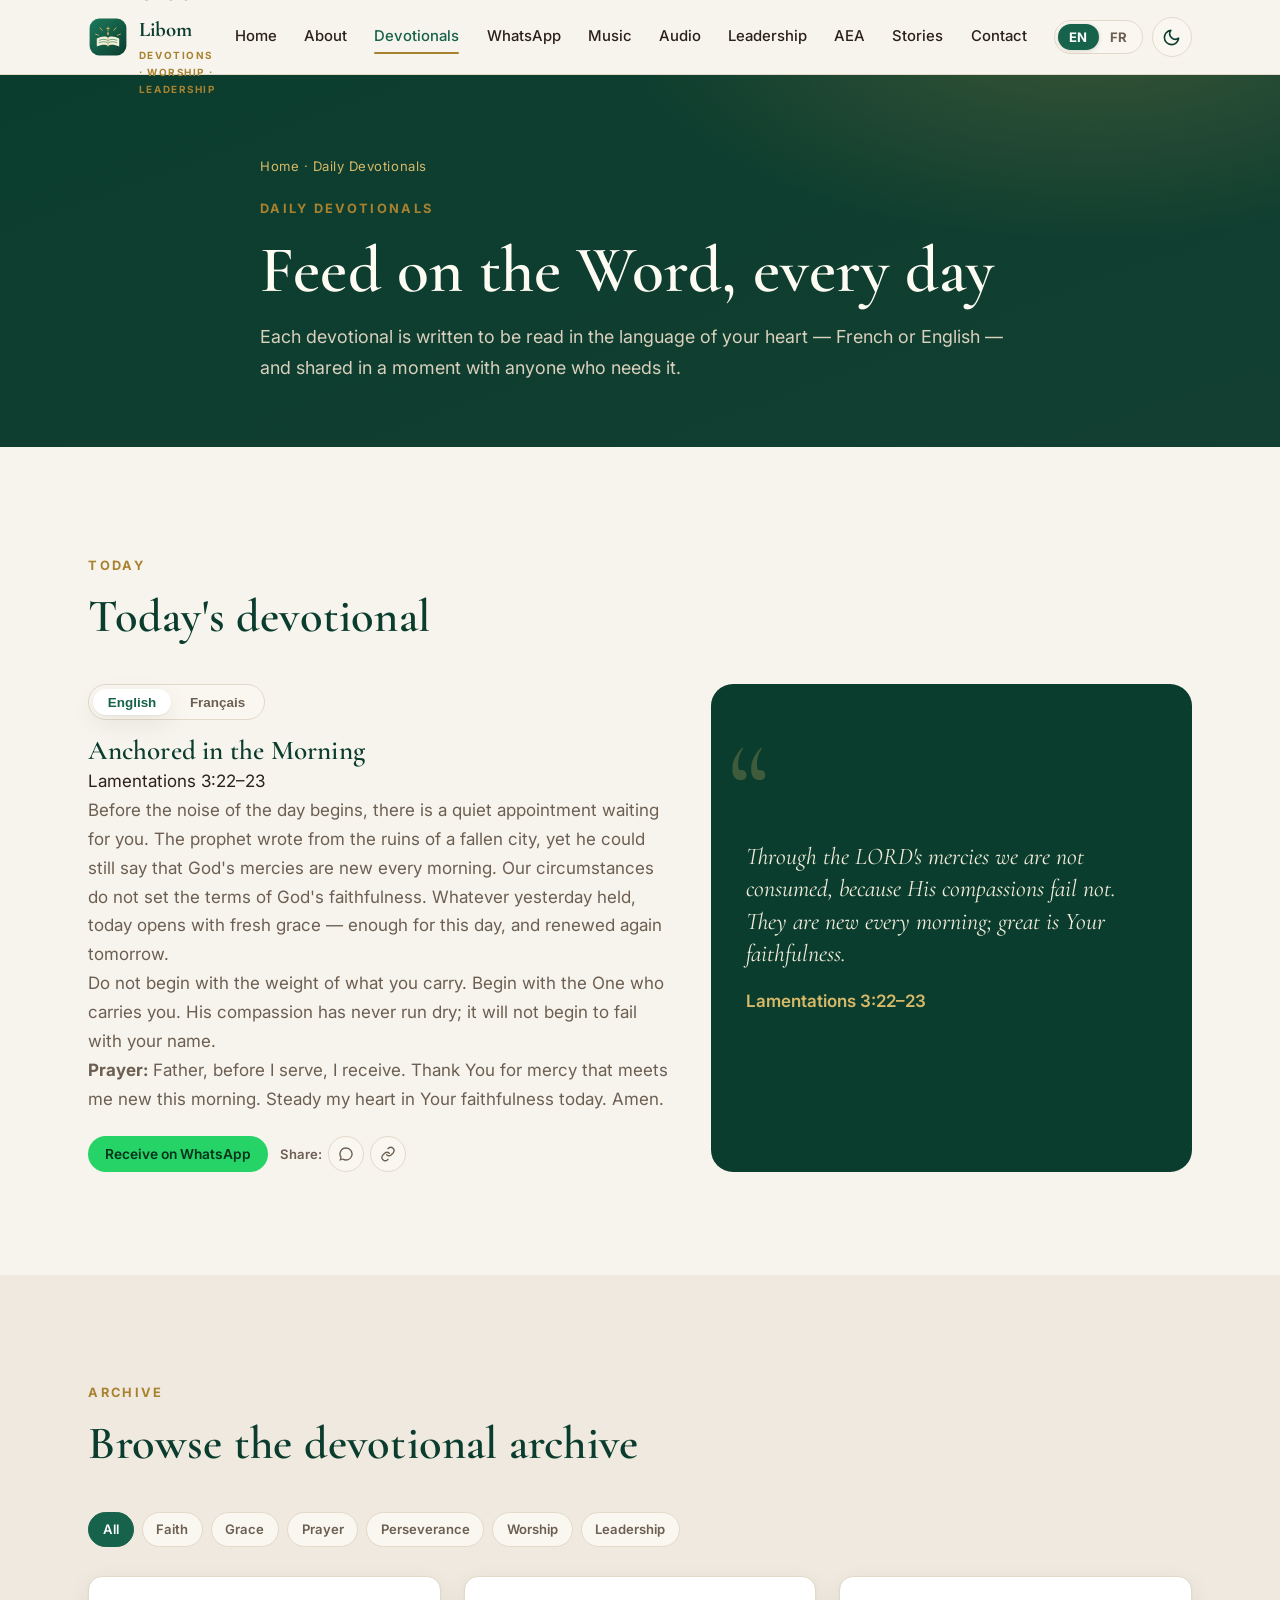
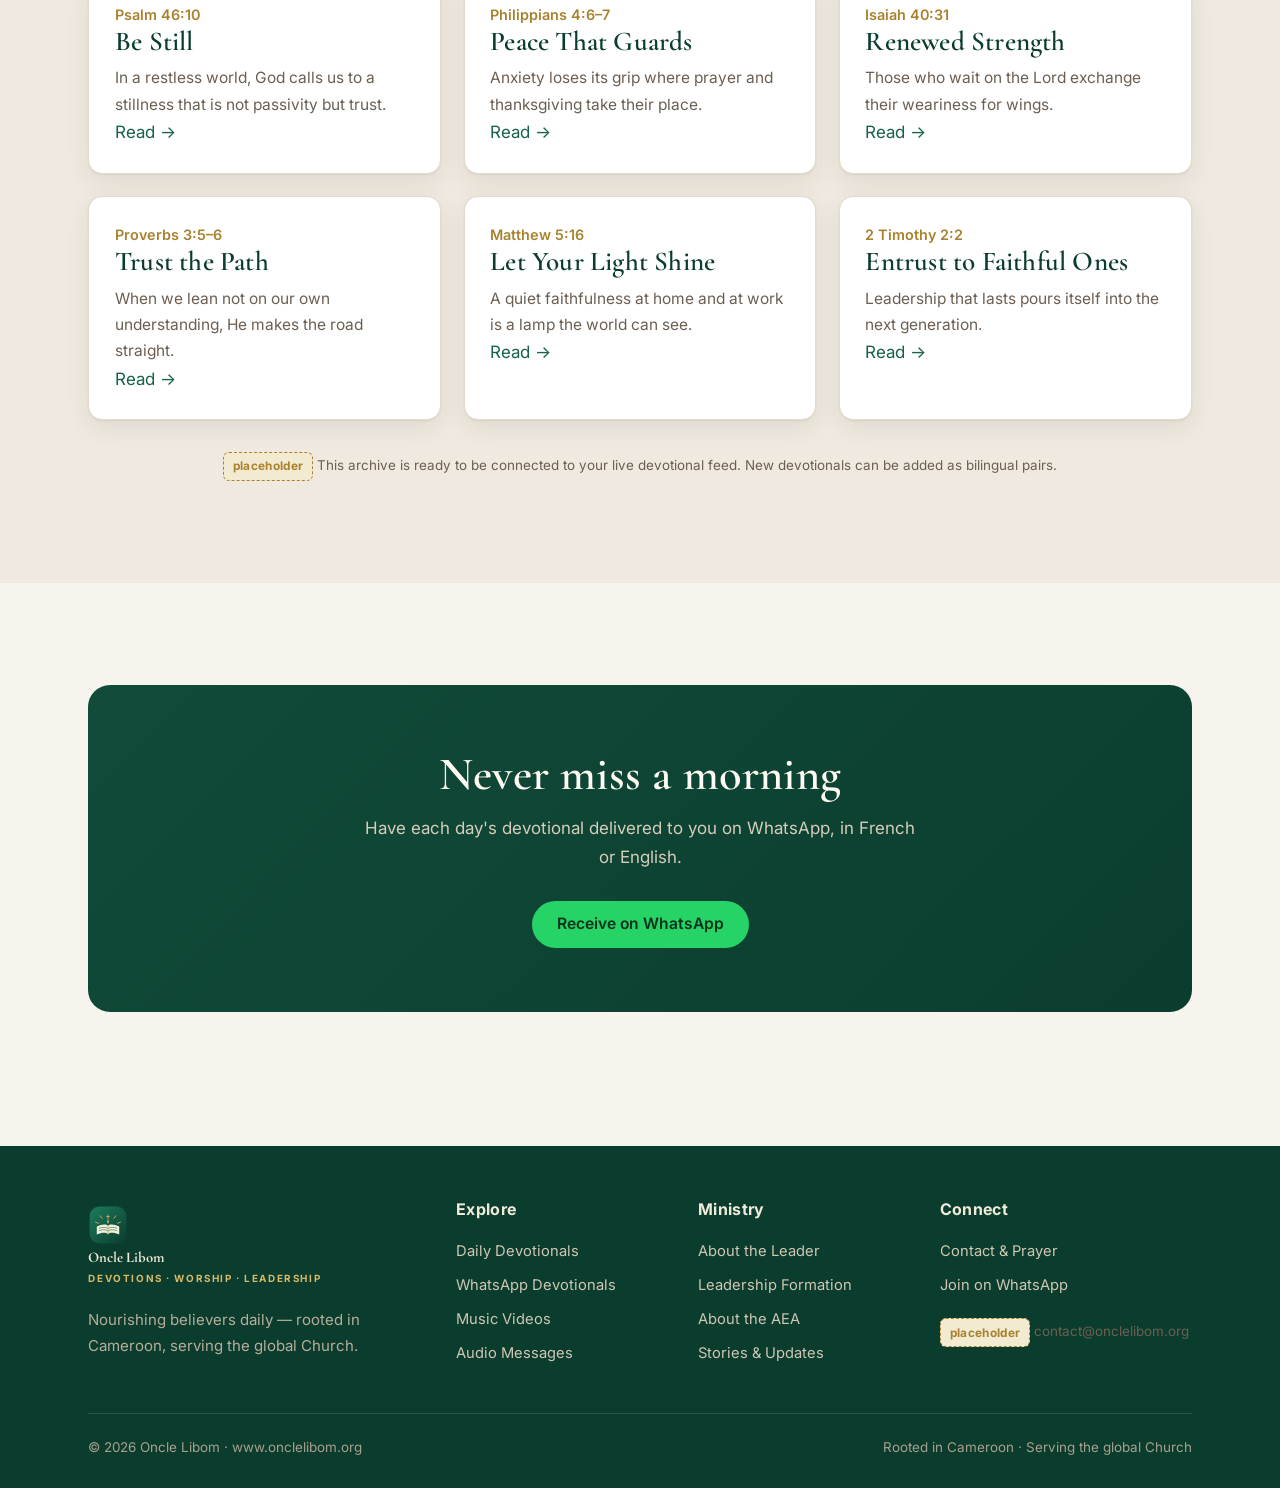
<file: devotionals.html>
<!DOCTYPE html>
<html lang="en">
<head>
<meta charset="UTF-8" />
<meta name="viewport" content="width=device-width, initial-scale=1" />
<title data-en="Daily Devotionals in French &amp; English | Oncle Libom" data-fr="Méditations quotidiennes en français et anglais | Oncle Libom">Daily Devotionals in French &amp; English | Oncle Libom</title>
<meta name="description" content="Read Oncle Libom's daily Christian devotionals in French and English — Scripture-centered reflection, encouragement, and prayer, with WhatsApp sharing on every devotional." />
<meta property="og:type" content="website" />
<meta property="og:title" content="Daily Devotionals in French & English | Oncle Libom" />
<meta property="og:url" content="https://www.onclelibom.org/devotionals.html" />
<link rel="icon" href="assets/img/favicon.svg" type="image/svg+xml" />
<link rel="preconnect" href="https://fonts.googleapis.com" /><link rel="preconnect" href="https://fonts.gstatic.com" crossorigin />
<link href="https://fonts.googleapis.com/css2?family=Cormorant+Garamond:ital,wght@0,500;0,600;0,700;1,500;1,600&family=Inter:wght@400;500;600;700&display=swap" rel="stylesheet" />
<link rel="stylesheet" href="assets/css/style.css" />
</head>
<body>
<a class="skip-link" href="#main" data-en="Skip to content" data-fr="Aller au contenu">Skip to content</a>
<header class="site-header">
  <div class="container header-inner">
    <a class="brand" href="index.html" aria-label="Oncle Libom home"><img src="assets/img/logo.svg" alt="" width="40" height="40" /><span>Oncle Libom<small data-en="Devotions · Worship · Leadership" data-fr="Méditation · Louange · Leadership">Devotions · Worship · Leadership</small></span></a>
    <nav class="nav" aria-label="Primary">
      <a href="index.html" data-en="Home" data-fr="Accueil">Home</a>
      <a href="about.html" data-en="About" data-fr="À propos">About</a>
      <a href="devotionals.html" class="active" data-en="Devotionals" data-fr="Méditations">Devotionals</a>
      <a href="whatsapp.html" data-en="WhatsApp" data-fr="WhatsApp">WhatsApp</a>
      <a href="music-videos.html" data-en="Music" data-fr="Musique">Music</a>
      <a href="audio.html" data-en="Audio" data-fr="Audio">Audio</a>
      <a href="leadership.html" data-en="Leadership" data-fr="Leadership">Leadership</a>
      <a href="association.html" data-en="AEA" data-fr="AEA">AEA</a>
      <a href="stories.html" data-en="Stories" data-fr="Actualités">Stories</a>
      <a href="contact.html" data-en="Contact" data-fr="Contact">Contact</a>
    </nav>
    <div class="header-tools">
      <div class="lang-switch" role="group" aria-label="Language / Langue"><button data-lang="en" class="active" aria-pressed="true">EN</button><button data-lang="fr" aria-pressed="false">FR</button></div>
      <button class="icon-btn theme-toggle" data-en-aria="Toggle dark mode" data-fr-aria="Basculer le mode sombre" aria-label="Toggle dark mode"><svg class="moon" viewBox="0 0 24 24" fill="none" stroke="currentColor" stroke-width="2" stroke-linecap="round" stroke-linejoin="round"><path d="M21 12.79A9 9 0 1 1 11.21 3 7 7 0 0 0 21 12.79z"/></svg><svg class="sun" viewBox="0 0 24 24" fill="none" stroke="currentColor" stroke-width="2" stroke-linecap="round" stroke-linejoin="round"><circle cx="12" cy="12" r="4"/><path d="M12 2v2M12 20v2M4.9 4.9l1.4 1.4M17.7 17.7l1.4 1.4M2 12h2M20 12h2M4.9 19.1l1.4-1.4M17.7 6.3l1.4-1.4"/></svg></button>
      <button class="icon-btn menu-btn" aria-expanded="false" data-en-aria="Open menu" data-fr-aria="Ouvrir le menu" aria-label="Open menu"><svg viewBox="0 0 24 24" fill="none" stroke="currentColor" stroke-width="2" stroke-linecap="round"><path d="M3 6h18M3 12h18M3 18h18"/></svg></button>
    </div>
  </div>
</header>

<main id="main">
  <section class="page-hero">
    <div class="container page-hero-inner">
      <div class="breadcrumb"><a href="index.html" data-en="Home" data-fr="Accueil">Home</a> · <span data-en="Daily Devotionals" data-fr="Méditations quotidiennes">Daily Devotionals</span></div>
      <span class="eyebrow" data-en="Daily devotionals" data-fr="Méditations quotidiennes">Daily devotionals</span>
      <h1 data-en="Feed on the Word, every day" data-fr="Se nourrir de la Parole, chaque jour">Feed on the Word, every day</h1>
      <p data-en="Each devotional is written to be read in the language of your heart — French or English — and shared in a moment with anyone who needs it." data-fr="Chaque méditation est écrite pour être lue dans la langue de votre cœur — français ou anglais — et partagée en un instant avec ceux qui en ont besoin.">Each devotional is written to be read in the language of your heart — French or English — and shared in a moment with anyone who needs it.</p>
    </div>
  </section>

  <!-- Featured devotional -->
  <section class="section">
    <div class="container">
      <div class="section-head reveal"><span class="eyebrow" data-en="Today" data-fr="Aujourd'hui">Today</span><h2 data-en="Today's devotional" data-fr="La méditation du jour">Today's devotional</h2></div>
      <div class="dev-feature reveal" data-dev-tabs>
        <div>
          <div class="dev-tabs" role="group" aria-label="Devotional language"><button class="active" data-lang="en">English</button><button data-lang="fr">Français</button></div>
          <div data-dev-lang="en">
            <h3>Anchored in the Morning</h3><p class="ref">Lamentations 3:22–23</p>
            <p class="muted">Before the noise of the day begins, there is a quiet appointment waiting for you. The prophet wrote from the ruins of a fallen city, yet he could still say that God's mercies are new every morning. Our circumstances do not set the terms of God's faithfulness. Whatever yesterday held, today opens with fresh grace — enough for this day, and renewed again tomorrow.</p>
            <p class="muted">Do not begin with the weight of what you carry. Begin with the One who carries you. His compassion has never run dry; it will not begin to fail with your name.</p>
            <p class="muted"><strong>Prayer:</strong> Father, before I serve, I receive. Thank You for mercy that meets me new this morning. Steady my heart in Your faithfulness today. Amen.</p>
          </div>
          <div data-dev-lang="fr" class="hide">
            <h3>Ancré dès le matin</h3><p class="ref">Lamentations 3:22–23</p>
            <p class="muted">Avant que le bruit du jour ne commence, un rendez-vous paisible vous attend. Le prophète écrivait au milieu des ruines d'une ville tombée, et pourtant il pouvait encore dire que les compassions de Dieu se renouvellent chaque matin. Nos circonstances ne dictent pas les termes de la fidélité de Dieu. Quoi qu'ait contenu hier, aujourd'hui s'ouvre par une grâce nouvelle — suffisante pour ce jour, et renouvelée demain.</p>
            <p class="muted">Ne commencez pas par le poids que vous portez. Commencez par Celui qui vous porte. Sa compassion ne s'est jamais tarie ; elle ne commencera pas à manquer avec votre nom.</p>
            <p class="muted"><strong>Prière :</strong> Père, avant de servir, je reçois. Merci pour cette miséricorde qui me rejoint, nouvelle, ce matin. Affermis mon cœur dans ta fidélité aujourd'hui. Amen.</p>
          </div>
          <div style="display:flex;gap:.7rem;flex-wrap:wrap;align-items:center;margin-top:1.4rem">
            <a href="whatsapp.html" class="btn btn--wa btn--sm" data-en="Receive on WhatsApp" data-fr="Recevoir sur WhatsApp">Receive on WhatsApp</a>
            <span class="share"><span data-en="Share:" data-fr="Partager :">Share:</span>
              <button data-share="whatsapp" data-share-title="Today's devotional — Oncle Libom" aria-label="Share on WhatsApp"><svg viewBox="0 0 24 24" fill="currentColor"><path d="M12 2a10 10 0 0 0-8.5 15.3L2 22l4.8-1.5A10 10 0 1 0 12 2zm0 18a8 8 0 0 1-4.1-1.1l-.3-.2-2.8.9.9-2.7-.2-.3A8 8 0 1 1 12 20z"/></svg></button>
              <button data-share="copy" aria-label="Copy link"><svg viewBox="0 0 24 24" fill="none" stroke="currentColor" stroke-width="2" stroke-linecap="round" stroke-linejoin="round"><path d="M10 13a5 5 0 0 0 7 0l3-3a5 5 0 0 0-7-7l-1 1"/><path d="M14 11a5 5 0 0 0-7 0l-3 3a5 5 0 0 0 7 7l1-1"/></svg></button>
            </span>
          </div>
        </div>
        <div class="dev-scripture">
          <blockquote data-dev-lang="en">Through the LORD's mercies we are not consumed, because His compassions fail not. They are new every morning; great is Your faithfulness.</blockquote>
          <blockquote data-dev-lang="fr" class="hide">Les bontés de l'Éternel ne sont pas épuisées, ses compassions ne sont pas à leur terme ; elles se renouvellent chaque matin. Que ta fidélité est grande !</blockquote>
          <cite>Lamentations 3:22–23</cite>
        </div>
      </div>
    </div>
  </section>

  <!-- Filter + archive -->
  <section class="section section--alt">
    <div class="container">
      <div class="section-head reveal"><span class="eyebrow" data-en="Archive" data-fr="Archives">Archive</span><h2 data-en="Browse the devotional archive" data-fr="Parcourir les archives">Browse the devotional archive</h2></div>
      <div class="pills reveal" style="margin-bottom:1.8rem" aria-label="Themes">
        <span class="pill active" data-en="All" data-fr="Tout">All</span>
        <span class="pill" data-en="Faith" data-fr="Foi">Faith</span>
        <span class="pill" data-en="Grace" data-fr="Grâce">Grace</span>
        <span class="pill" data-en="Prayer" data-fr="Prière">Prayer</span>
        <span class="pill" data-en="Perseverance" data-fr="Persévérance">Perseverance</span>
        <span class="pill" data-en="Worship" data-fr="Louange">Worship</span>
        <span class="pill" data-en="Leadership" data-fr="Leadership">Leadership</span>
      </div>
      <div class="grid grid-3">
        <article class="card reveal"><span class="ref" data-en="Psalm 46:10" data-fr="Psaume 46:10">Psalm 46:10</span><h3 data-en="Be Still" data-fr="Demeure tranquille">Be Still</h3><p data-en="In a restless world, God calls us to a stillness that is not passivity but trust." data-fr="Dans un monde agité, Dieu nous appelle à une tranquillité qui n'est pas passivité mais confiance.">In a restless world, God calls us to a stillness that is not passivity but trust.</p><a class="more" href="#" data-en="Read →" data-fr="Lire →">Read →</a></article>
        <article class="card reveal"><span class="ref" data-en="Philippians 4:6–7" data-fr="Philippiens 4:6–7">Philippians 4:6–7</span><h3 data-en="Peace That Guards" data-fr="Une paix qui garde">Peace That Guards</h3><p data-en="Anxiety loses its grip where prayer and thanksgiving take their place." data-fr="L'angoisse perd son emprise là où la prière et l'action de grâce prennent place.">Anxiety loses its grip where prayer and thanksgiving take their place.</p><a class="more" href="#" data-en="Read →" data-fr="Lire →">Read →</a></article>
        <article class="card reveal"><span class="ref" data-en="Isaiah 40:31" data-fr="Ésaïe 40:31">Isaiah 40:31</span><h3 data-en="Renewed Strength" data-fr="Force renouvelée">Renewed Strength</h3><p data-en="Those who wait on the Lord exchange their weariness for wings." data-fr="Ceux qui se confient en l'Éternel échangent leur fatigue contre des ailes.">Those who wait on the Lord exchange their weariness for wings.</p><a class="more" href="#" data-en="Read →" data-fr="Lire →">Read →</a></article>
        <article class="card reveal"><span class="ref" data-en="Proverbs 3:5–6" data-fr="Proverbes 3:5–6">Proverbs 3:5–6</span><h3 data-en="Trust the Path" data-fr="Se confier sur le chemin">Trust the Path</h3><p data-en="When we lean not on our own understanding, He makes the road straight." data-fr="Lorsque nous ne nous appuyons pas sur notre intelligence, Il aplanit le sentier.">When we lean not on our own understanding, He makes the road straight.</p><a class="more" href="#" data-en="Read →" data-fr="Lire →">Read →</a></article>
        <article class="card reveal"><span class="ref" data-en="Matthew 5:16" data-fr="Matthieu 5:16">Matthew 5:16</span><h3 data-en="Let Your Light Shine" data-fr="Que votre lumière brille">Let Your Light Shine</h3><p data-en="A quiet faithfulness at home and at work is a lamp the world can see." data-fr="Une fidélité discrète à la maison et au travail est une lampe que le monde peut voir.">A quiet faithfulness at home and at work is a lamp the world can see.</p><a class="more" href="#" data-en="Read →" data-fr="Lire →">Read →</a></article>
        <article class="card reveal"><span class="ref" data-en="2 Timothy 2:2" data-fr="2 Timothée 2:2">2 Timothy 2:2</span><h3 data-en="Entrust to Faithful Ones" data-fr="Confier à des hommes fidèles">Entrust to Faithful Ones</h3><p data-en="Leadership that lasts pours itself into the next generation." data-fr="Un leadership qui dure se déverse dans la génération suivante.">Leadership that lasts pours itself into the next generation.</p><a class="more" href="#" data-en="Read →" data-fr="Lire →">Read →</a></article>
      </div>
      <p class="note text-center mt-2"><span class="placeholder-tag">placeholder</span> <span data-en="This archive is ready to be connected to your live devotional feed. New devotionals can be added as bilingual pairs." data-fr="Ces archives sont prêtes à être reliées à votre flux de méditations. De nouvelles méditations peuvent être ajoutées par paires bilingues.">This archive is ready to be connected to your live devotional feed. New devotionals can be added as bilingual pairs.</span></p>
    </div>
  </section>

  <section class="section">
    <div class="container"><div class="cta-band reveal">
      <h2 data-en="Never miss a morning" data-fr="Ne manquez aucun matin">Never miss a morning</h2>
      <p data-en="Have each day's devotional delivered to you on WhatsApp, in French or English." data-fr="Recevez la méditation de chaque jour sur WhatsApp, en français ou en anglais.">Have each day's devotional delivered to you on WhatsApp, in French or English.</p>
      <div class="hero-ctas"><a href="whatsapp.html" class="btn btn--wa" data-en="Receive on WhatsApp" data-fr="Recevoir sur WhatsApp">Receive on WhatsApp</a></div>
    </div></div>
  </section>
</main>

<footer class="site-footer">
  <div class="container">
    <div class="footer-grid">
      <div class="footer-brand"><a class="brand" href="index.html"><img src="assets/img/logo.svg" alt="" width="40" height="40" /><span>Oncle Libom<small data-en="Devotions · Worship · Leadership" data-fr="Méditation · Louange · Leadership">Devotions · Worship · Leadership</small></span></a><p data-en="Nourishing believers daily — rooted in Cameroon, serving the global Church." data-fr="Nourrir chaque jour les croyants — enraciné au Cameroun, au service de l'Église universelle.">Nourishing believers daily — rooted in Cameroon, serving the global Church.</p></div>
      <div><h4 data-en="Explore" data-fr="Explorer">Explore</h4><a href="devotionals.html" data-en="Daily Devotionals" data-fr="Méditations quotidiennes">Daily Devotionals</a><a href="whatsapp.html" data-en="WhatsApp Devotionals" data-fr="Méditations WhatsApp">WhatsApp Devotionals</a><a href="music-videos.html" data-en="Music Videos" data-fr="Vidéos musicales">Music Videos</a><a href="audio.html" data-en="Audio Messages" data-fr="Messages audio">Audio Messages</a></div>
      <div><h4 data-en="Ministry" data-fr="Ministère">Ministry</h4><a href="about.html" data-en="About the Leader" data-fr="Le responsable">About the Leader</a><a href="leadership.html" data-en="Leadership Formation" data-fr="Formation au leadership">Leadership Formation</a><a href="association.html" data-en="About the AEA" data-fr="À propos de l'AEA">About the AEA</a><a href="stories.html" data-en="Stories &amp; Updates" data-fr="Actualités" data-html="true">Stories &amp; Updates</a></div>
      <div><h4 data-en="Connect" data-fr="Nous joindre">Connect</h4><a href="contact.html" data-en="Contact &amp; Prayer" data-fr="Contact &amp; prière" data-html="true">Contact &amp; Prayer</a><a href="whatsapp.html" data-en="Join on WhatsApp" data-fr="Rejoindre sur WhatsApp">Join on WhatsApp</a><p class="note" style="margin-top:1rem"><span class="placeholder-tag">placeholder</span> contact@onclelibom.org</p></div>
    </div>
    <div class="footer-bottom"><span>© <span data-year>2026</span> Oncle Libom · www.onclelibom.org</span><span data-en="Rooted in Cameroon · Serving the global Church" data-fr="Enraciné au Cameroun · Au service de l'Église universelle">Rooted in Cameroon · Serving the global Church</span></div>
  </div>
</footer>
<script src="assets/js/main.js"></script>
</body>
</html>
</file>
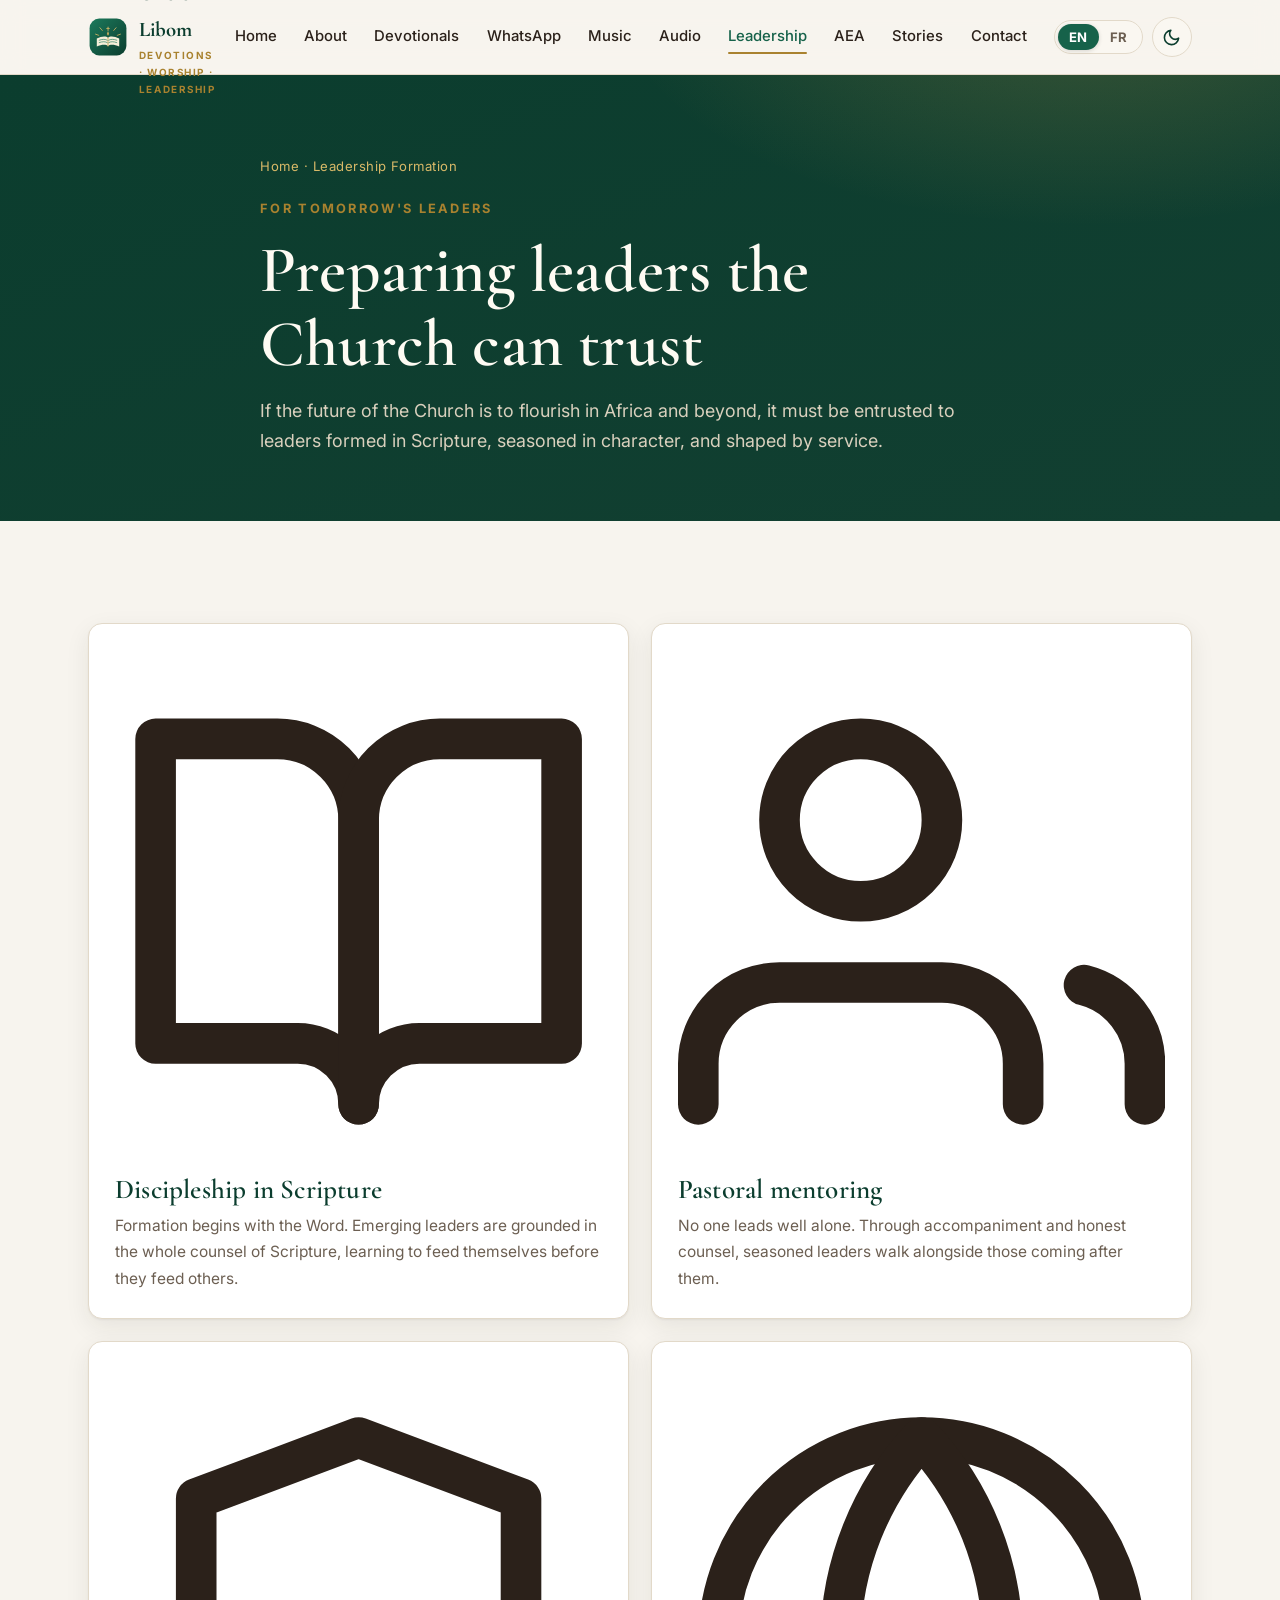
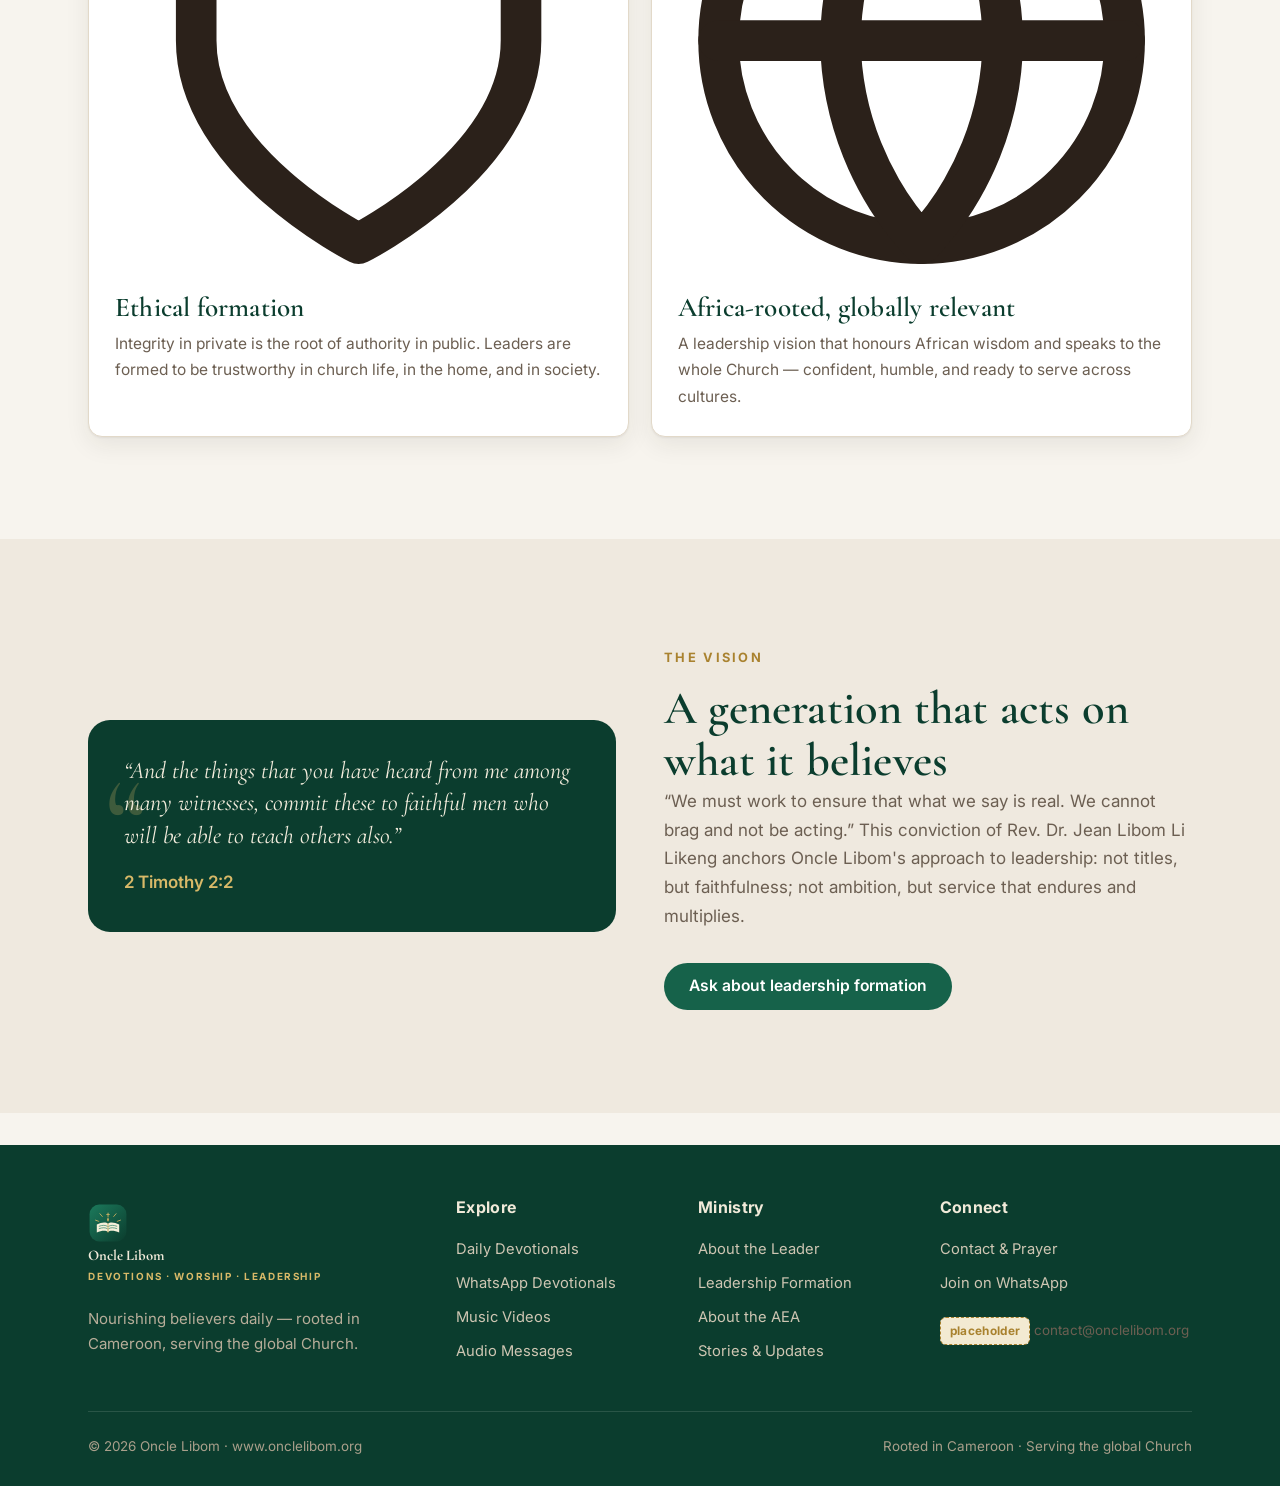
<file: leadership.html>
<!DOCTYPE html>
<html lang="en">
<head>
<meta charset="UTF-8" />
<meta name="viewport" content="width=device-width, initial-scale=1" />
<title data-en="Leadership Formation for Tomorrow's Leaders | Oncle Libom" data-fr="Formation au leadership pour les leaders de demain | Oncle Libom">Leadership Formation for Tomorrow's Leaders | Oncle Libom</title>
<meta name="description" content="Oncle Libom equips emerging Christian leaders through discipleship, mentoring, and biblical and ethical formation — an Africa-rooted, globally relevant leadership vision." />
<meta property="og:type" content="website" />
<meta property="og:title" content="Leadership Formation | Oncle Libom" />
<meta property="og:url" content="https://www.onclelibom.org/leadership.html" />
<link rel="icon" href="assets/img/favicon.svg" type="image/svg+xml" />
<link rel="preconnect" href="https://fonts.googleapis.com" /><link rel="preconnect" href="https://fonts.gstatic.com" crossorigin />
<link href="https://fonts.googleapis.com/css2?family=Cormorant+Garamond:ital,wght@0,500;0,600;0,700;1,500;1,600&family=Inter:wght@400;500;600;700&display=swap" rel="stylesheet" />
<link rel="stylesheet" href="assets/css/style.css" />
</head>
<body>
<a class="skip-link" href="#main" data-en="Skip to content" data-fr="Aller au contenu">Skip to content</a>
<header class="site-header">
  <div class="container header-inner">
    <a class="brand" href="index.html" aria-label="Oncle Libom home"><img src="assets/img/logo.svg" alt="" width="40" height="40" /><span>Oncle Libom<small data-en="Devotions · Worship · Leadership" data-fr="Méditation · Louange · Leadership">Devotions · Worship · Leadership</small></span></a>
    <nav class="nav" aria-label="Primary">
      <a href="index.html" data-en="Home" data-fr="Accueil">Home</a>
      <a href="about.html" data-en="About" data-fr="À propos">About</a>
      <a href="devotionals.html" data-en="Devotionals" data-fr="Méditations">Devotionals</a>
      <a href="whatsapp.html" data-en="WhatsApp" data-fr="WhatsApp">WhatsApp</a>
      <a href="music-videos.html" data-en="Music" data-fr="Musique">Music</a>
      <a href="audio.html" data-en="Audio" data-fr="Audio">Audio</a>
      <a href="leadership.html" class="active" data-en="Leadership" data-fr="Leadership">Leadership</a>
      <a href="association.html" data-en="AEA" data-fr="AEA">AEA</a>
      <a href="stories.html" data-en="Stories" data-fr="Actualités">Stories</a>
      <a href="contact.html" data-en="Contact" data-fr="Contact">Contact</a>
    </nav>
    <div class="header-tools">
      <div class="lang-switch" role="group" aria-label="Language / Langue"><button data-lang="en" class="active" aria-pressed="true">EN</button><button data-lang="fr" aria-pressed="false">FR</button></div>
      <button class="icon-btn theme-toggle" data-en-aria="Toggle dark mode" data-fr-aria="Basculer le mode sombre" aria-label="Toggle dark mode"><svg class="moon" viewBox="0 0 24 24" fill="none" stroke="currentColor" stroke-width="2" stroke-linecap="round" stroke-linejoin="round"><path d="M21 12.79A9 9 0 1 1 11.21 3 7 7 0 0 0 21 12.79z"/></svg><svg class="sun" viewBox="0 0 24 24" fill="none" stroke="currentColor" stroke-width="2" stroke-linecap="round" stroke-linejoin="round"><circle cx="12" cy="12" r="4"/><path d="M12 2v2M12 20v2M4.9 4.9l1.4 1.4M17.7 17.7l1.4 1.4M2 12h2M20 12h2M4.9 19.1l1.4-1.4M17.7 6.3l1.4-1.4"/></svg></button>
      <button class="icon-btn menu-btn" aria-expanded="false" data-en-aria="Open menu" data-fr-aria="Ouvrir le menu" aria-label="Open menu"><svg viewBox="0 0 24 24" fill="none" stroke="currentColor" stroke-width="2" stroke-linecap="round"><path d="M3 6h18M3 12h18M3 18h18"/></svg></button>
    </div>
  </div>
</header>

<main id="main">
  <section class="page-hero">
    <div class="container page-hero-inner">
      <div class="breadcrumb"><a href="index.html" data-en="Home" data-fr="Accueil">Home</a> · <span data-en="Leadership Formation" data-fr="Formation au leadership">Leadership Formation</span></div>
      <span class="eyebrow" data-en="For tomorrow's leaders" data-fr="Pour les leaders de demain">For tomorrow's leaders</span>
      <h1 data-en="Preparing leaders the Church can trust" data-fr="Préparer des leaders dignes de la confiance de l'Église">Preparing leaders the Church can trust</h1>
      <p data-en="If the future of the Church is to flourish in Africa and beyond, it must be entrusted to leaders formed in Scripture, seasoned in character, and shaped by service." data-fr="Pour que l'avenir de l'Église s'épanouisse en Afrique et au-delà, il doit être confié à des leaders formés par les Écritures, éprouvés dans leur caractère et façonnés par le service.">If the future of the Church is to flourish in Africa and beyond, it must be entrusted to leaders formed in Scripture, seasoned in character, and shaped by service.</p>
    </div>
  </section>

  <section class="section">
    <div class="container">
      <div class="grid grid-2">
        <div class="card reveal"><div class="pathway ico"><svg viewBox="0 0 24 24" fill="none" stroke="currentColor" stroke-width="2" stroke-linecap="round" stroke-linejoin="round"><path d="M2 3h6a4 4 0 0 1 4 4v14a3 3 0 0 0-3-3H2z"/><path d="M22 3h-6a4 4 0 0 0-4 4v14a3 3 0 0 1 3-3h7z"/></svg></div><h3 data-en="Discipleship in Scripture" data-fr="Un discipulat dans les Écritures">Discipleship in Scripture</h3><p data-en="Formation begins with the Word. Emerging leaders are grounded in the whole counsel of Scripture, learning to feed themselves before they feed others." data-fr="La formation commence par la Parole. Les responsables émergents s'enracinent dans tout le conseil des Écritures, apprenant à se nourrir eux-mêmes avant de nourrir les autres.">Formation begins with the Word. Emerging leaders are grounded in the whole counsel of Scripture, learning to feed themselves before they feed others.</p></div>
        <div class="card reveal"><div class="pathway ico"><svg viewBox="0 0 24 24" fill="none" stroke="currentColor" stroke-width="2" stroke-linecap="round" stroke-linejoin="round"><path d="M17 21v-2a4 4 0 0 0-4-4H5a4 4 0 0 0-4 4v2"/><circle cx="9" cy="7" r="4"/><path d="M23 21v-2a4 4 0 0 0-3-3.87"/></svg></div><h3 data-en="Pastoral mentoring" data-fr="Mentorat pastoral">Pastoral mentoring</h3><p data-en="No one leads well alone. Through accompaniment and honest counsel, seasoned leaders walk alongside those coming after them." data-fr="Personne ne dirige bien seul. Par l'accompagnement et un conseil sincère, des responsables expérimentés cheminent aux côtés de ceux qui les suivent.">No one leads well alone. Through accompaniment and honest counsel, seasoned leaders walk alongside those coming after them.</p></div>
        <div class="card reveal"><div class="pathway ico"><svg viewBox="0 0 24 24" fill="none" stroke="currentColor" stroke-width="2" stroke-linecap="round" stroke-linejoin="round"><path d="M12 22s8-4 8-10V5l-8-3-8 3v7c0 6 8 10 8 10z"/></svg></div><h3 data-en="Ethical formation" data-fr="Formation éthique">Ethical formation</h3><p data-en="Integrity in private is the root of authority in public. Leaders are formed to be trustworthy in church life, in the home, and in society." data-fr="L'intégrité dans le secret est la racine de l'autorité en public. Les leaders sont formés pour être dignes de confiance dans l'Église, au foyer et dans la société.">Integrity in private is the root of authority in public. Leaders are formed to be trustworthy in church life, in the home, and in society.</p></div>
        <div class="card reveal"><div class="pathway ico"><svg viewBox="0 0 24 24" fill="none" stroke="currentColor" stroke-width="2" stroke-linecap="round" stroke-linejoin="round"><circle cx="12" cy="12" r="10"/><path d="M2 12h20M12 2a15 15 0 0 1 4 10 15 15 0 0 1-4 10 15 15 0 0 1-4-10 15 15 0 0 1 4-10z"/></svg></div><h3 data-en="Africa-rooted, globally relevant" data-fr="Enraciné en Afrique, pertinent partout">Africa-rooted, globally relevant</h3><p data-en="A leadership vision that honours African wisdom and speaks to the whole Church — confident, humble, and ready to serve across cultures." data-fr="Une vision du leadership qui honore la sagesse africaine et parle à toute l'Église — assurée, humble et prête à servir à travers les cultures.">A leadership vision that honours African wisdom and speaks to the whole Church — confident, humble, and ready to serve across cultures.</p></div>
      </div>
    </div>
  </section>

  <section class="section section--alt">
    <div class="container">
      <div class="split">
        <div class="split-media reveal"><div class="dev-scripture" style="aspect-ratio:auto"><blockquote data-en="&ldquo;And the things that you have heard from me among many witnesses, commit these to faithful men who will be able to teach others also.&rdquo;" data-fr="« Et ce que tu as entendu de moi en présence de nombreux témoins, confie-le à des hommes fidèles qui soient capables de l'enseigner aussi à d'autres. »" data-html="true">&ldquo;And the things that you have heard from me among many witnesses, commit these to faithful men who will be able to teach others also.&rdquo;</blockquote><cite>2 Timothy 2:2</cite></div></div>
        <div class="reveal">
          <span class="eyebrow" data-en="The vision" data-fr="La vision">The vision</span>
          <h2 data-en="A generation that acts on what it believes" data-fr="Une génération qui agit selon ce qu'elle croit">A generation that acts on what it believes</h2>
          <p class="muted" data-en="&ldquo;We must work to ensure that what we say is real. We cannot brag and not be acting.&rdquo; This conviction of Rev. Dr. Jean Libom Li Likeng anchors Oncle Libom's approach to leadership: not titles, but faithfulness; not ambition, but service that endures and multiplies." data-fr="« Nous devons travailler pour que ce que nous disons soit réel. Nous ne pouvons pas nous vanter sans agir. » Cette conviction du Rév. Dr Jean Libom Li Likeng ancre l'approche d'Oncle Libom en matière de leadership : non pas des titres, mais la fidélité ; non pas l'ambition, mais un service qui dure et se multiplie." data-html="true">&ldquo;We must work to ensure that what we say is real. We cannot brag and not be acting.&rdquo; This conviction of Rev. Dr. Jean Libom Li Likeng anchors Oncle Libom's approach to leadership: not titles, but faithfulness; not ambition, but service that endures and multiplies.</p>
          <a href="contact.html" class="btn btn--primary mt-2" data-en="Ask about leadership formation" data-fr="En savoir plus sur la formation">Ask about leadership formation</a>
        </div>
      </div>
    </div>
  </section>
</main>

<footer class="site-footer">
  <div class="container">
    <div class="footer-grid">
      <div class="footer-brand"><a class="brand" href="index.html"><img src="assets/img/logo.svg" alt="" width="40" height="40" /><span>Oncle Libom<small data-en="Devotions · Worship · Leadership" data-fr="Méditation · Louange · Leadership">Devotions · Worship · Leadership</small></span></a><p data-en="Nourishing believers daily — rooted in Cameroon, serving the global Church." data-fr="Nourrir chaque jour les croyants — enraciné au Cameroun, au service de l'Église universelle.">Nourishing believers daily — rooted in Cameroon, serving the global Church.</p></div>
      <div><h4 data-en="Explore" data-fr="Explorer">Explore</h4><a href="devotionals.html" data-en="Daily Devotionals" data-fr="Méditations quotidiennes">Daily Devotionals</a><a href="whatsapp.html" data-en="WhatsApp Devotionals" data-fr="Méditations WhatsApp">WhatsApp Devotionals</a><a href="music-videos.html" data-en="Music Videos" data-fr="Vidéos musicales">Music Videos</a><a href="audio.html" data-en="Audio Messages" data-fr="Messages audio">Audio Messages</a></div>
      <div><h4 data-en="Ministry" data-fr="Ministère">Ministry</h4><a href="about.html" data-en="About the Leader" data-fr="Le responsable">About the Leader</a><a href="leadership.html" data-en="Leadership Formation" data-fr="Formation au leadership">Leadership Formation</a><a href="association.html" data-en="About the AEA" data-fr="À propos de l'AEA">About the AEA</a><a href="stories.html" data-en="Stories &amp; Updates" data-fr="Actualités" data-html="true">Stories &amp; Updates</a></div>
      <div><h4 data-en="Connect" data-fr="Nous joindre">Connect</h4><a href="contact.html" data-en="Contact &amp; Prayer" data-fr="Contact &amp; prière" data-html="true">Contact &amp; Prayer</a><a href="whatsapp.html" data-en="Join on WhatsApp" data-fr="Rejoindre sur WhatsApp">Join on WhatsApp</a><p class="note" style="margin-top:1rem"><span class="placeholder-tag">placeholder</span> contact@onclelibom.org</p></div>
    </div>
    <div class="footer-bottom"><span>© <span data-year>2026</span> Oncle Libom · www.onclelibom.org</span><span data-en="Rooted in Cameroon · Serving the global Church" data-fr="Enraciné au Cameroun · Au service de l'Église universelle">Rooted in Cameroon · Serving the global Church</span></div>
  </div>
</footer>
<script src="assets/js/main.js"></script>
</body>
</html>
</file>
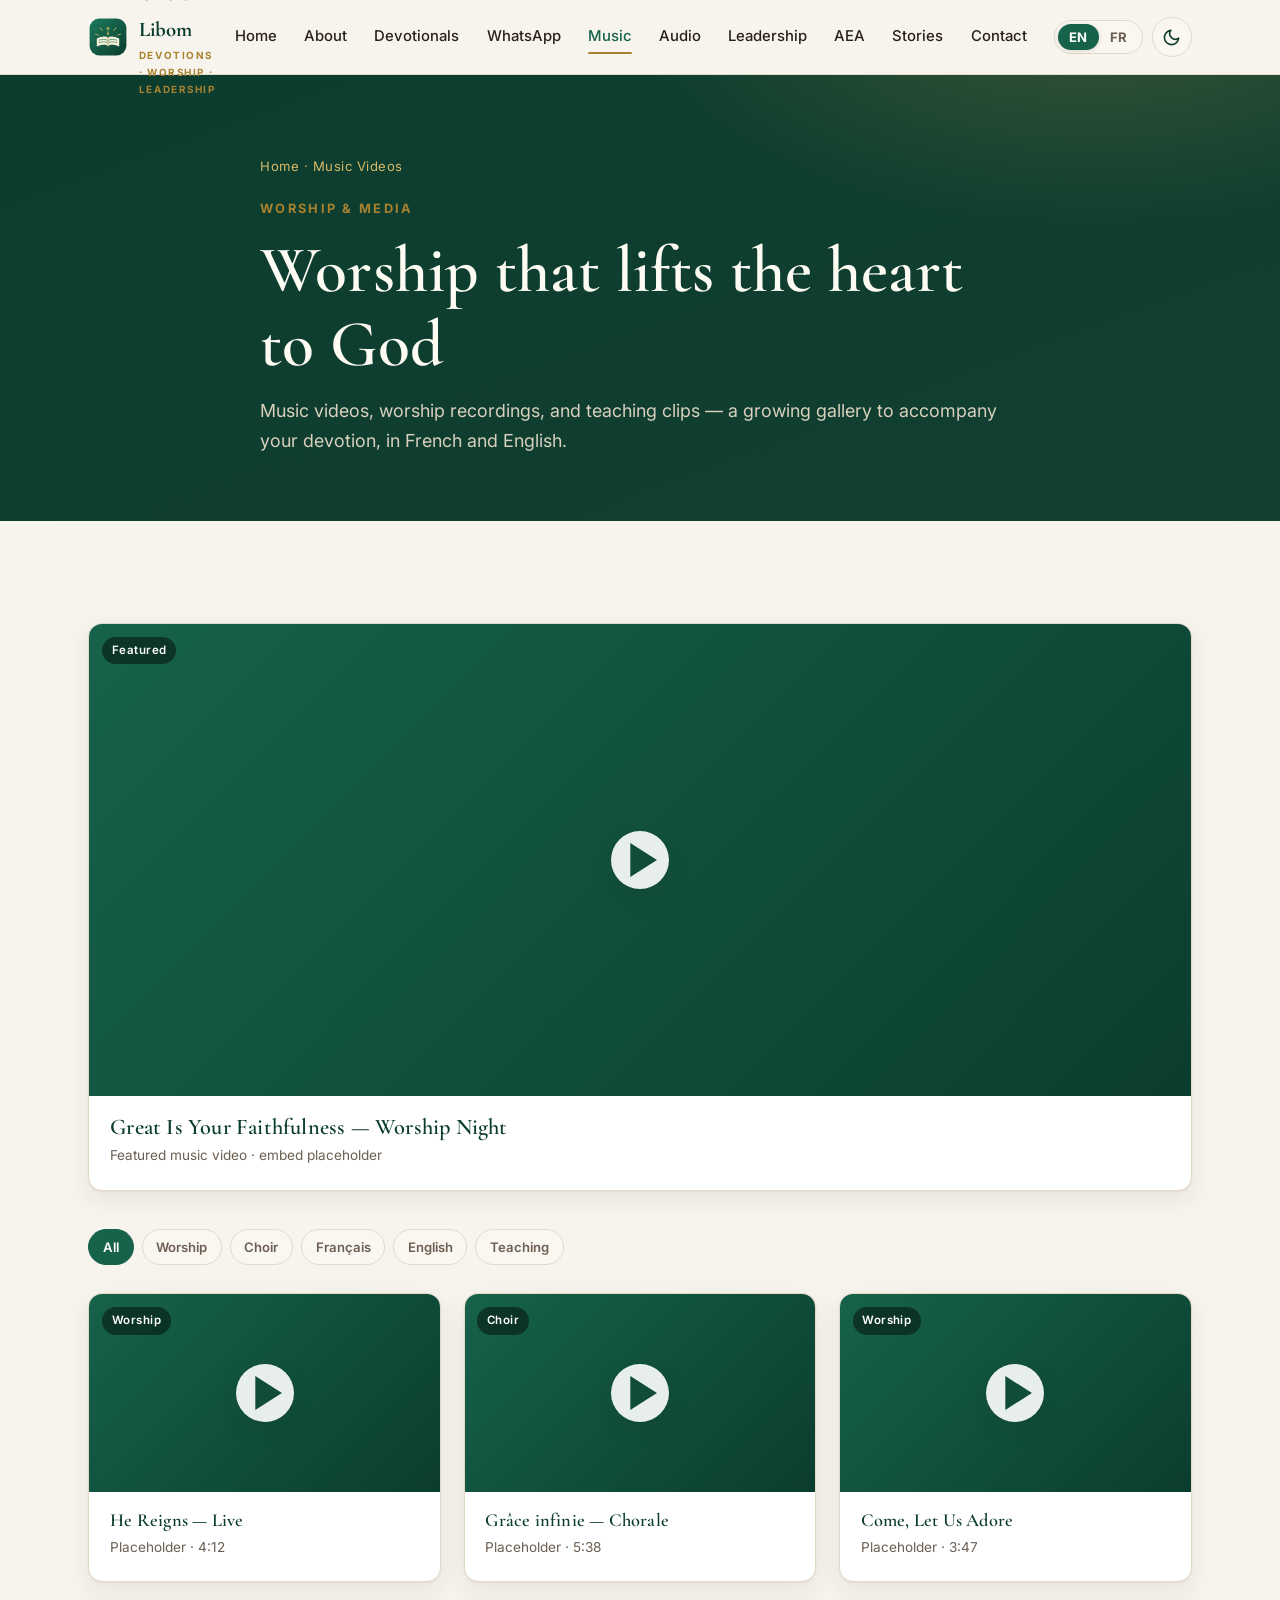
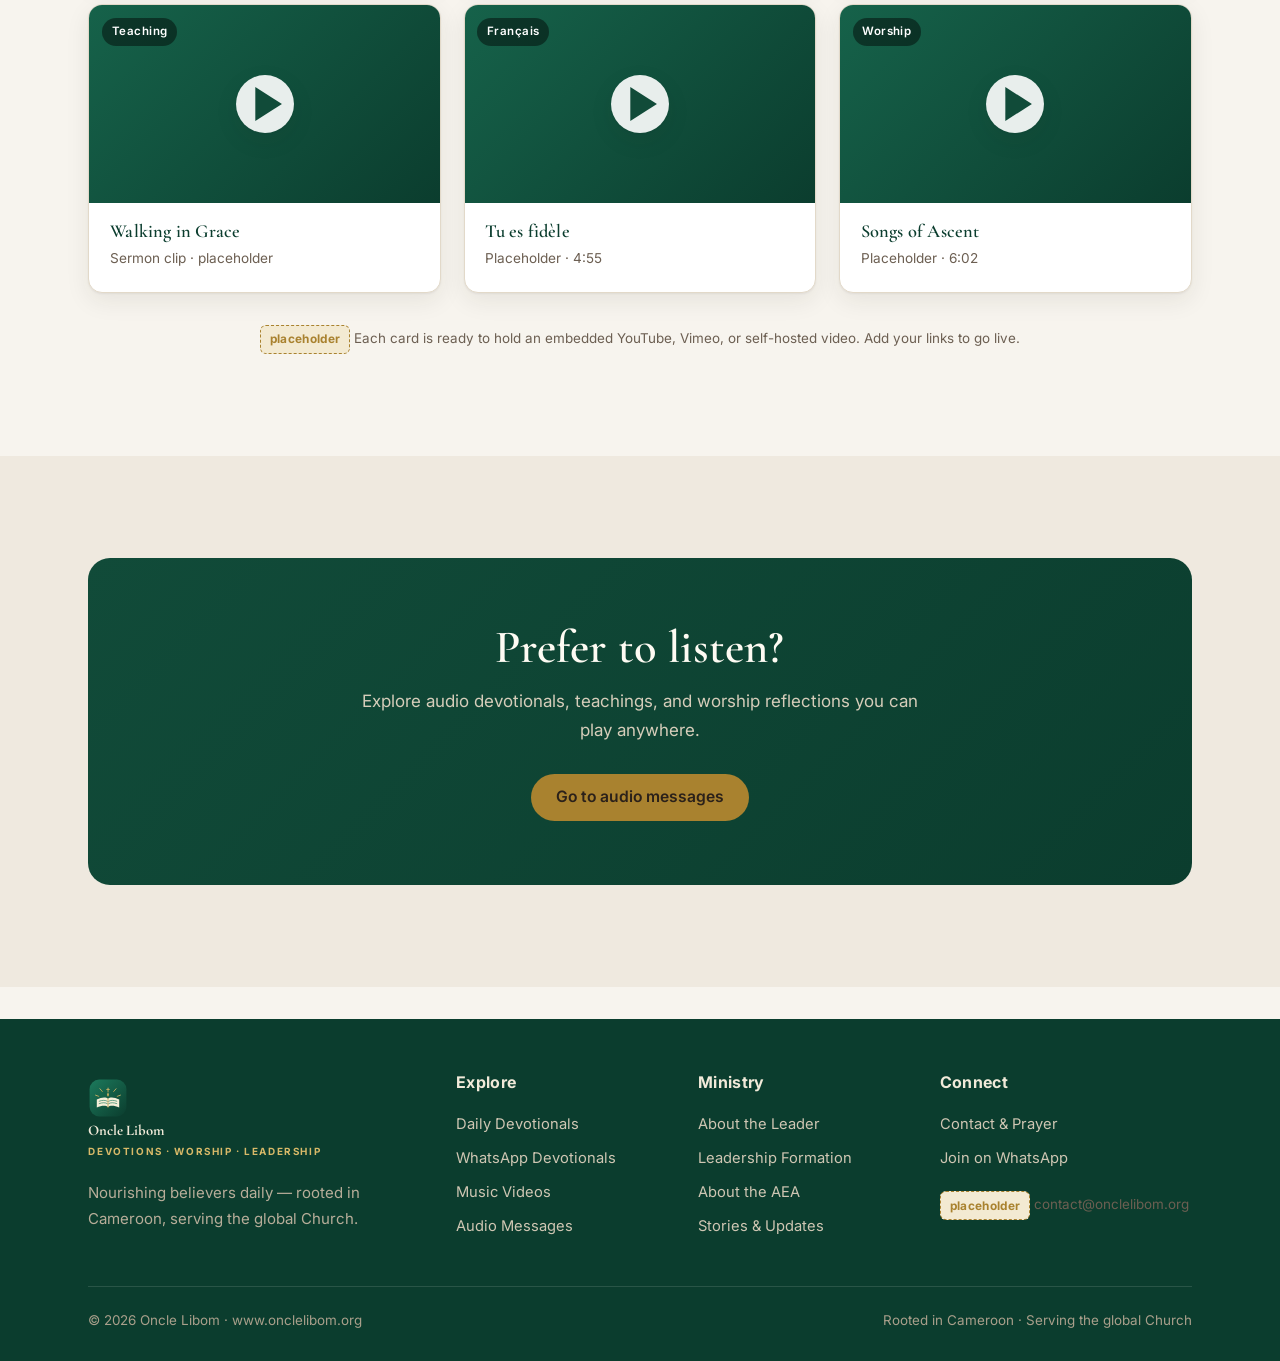
<file: music-videos.html>
<!DOCTYPE html>
<html lang="en">
<head>
<meta charset="UTF-8" />
<meta name="viewport" content="width=device-width, initial-scale=1" />
<title data-en="Christian Music Videos &amp; Worship Media | Oncle Libom" data-fr="Vidéos de musique chrétienne &amp; louange | Oncle Libom">Christian Music Videos &amp; Worship Media | Oncle Libom</title>
<meta name="description" content="Watch Christian music videos, worship recordings, and ministry media from Oncle Libom — worship that edifies, in French and English." />
<meta property="og:type" content="website" />
<meta property="og:title" content="Christian Music Videos & Worship Media | Oncle Libom" />
<meta property="og:url" content="https://www.onclelibom.org/music-videos.html" />
<link rel="icon" href="assets/img/favicon.svg" type="image/svg+xml" />
<link rel="preconnect" href="https://fonts.googleapis.com" /><link rel="preconnect" href="https://fonts.gstatic.com" crossorigin />
<link href="https://fonts.googleapis.com/css2?family=Cormorant+Garamond:ital,wght@0,500;0,600;0,700;1,500;1,600&family=Inter:wght@400;500;600;700&display=swap" rel="stylesheet" />
<link rel="stylesheet" href="assets/css/style.css" />
</head>
<body>
<a class="skip-link" href="#main" data-en="Skip to content" data-fr="Aller au contenu">Skip to content</a>
<header class="site-header">
  <div class="container header-inner">
    <a class="brand" href="index.html" aria-label="Oncle Libom home"><img src="assets/img/logo.svg" alt="" width="40" height="40" /><span>Oncle Libom<small data-en="Devotions · Worship · Leadership" data-fr="Méditation · Louange · Leadership">Devotions · Worship · Leadership</small></span></a>
    <nav class="nav" aria-label="Primary">
      <a href="index.html" data-en="Home" data-fr="Accueil">Home</a>
      <a href="about.html" data-en="About" data-fr="À propos">About</a>
      <a href="devotionals.html" data-en="Devotionals" data-fr="Méditations">Devotionals</a>
      <a href="whatsapp.html" data-en="WhatsApp" data-fr="WhatsApp">WhatsApp</a>
      <a href="music-videos.html" class="active" data-en="Music" data-fr="Musique">Music</a>
      <a href="audio.html" data-en="Audio" data-fr="Audio">Audio</a>
      <a href="leadership.html" data-en="Leadership" data-fr="Leadership">Leadership</a>
      <a href="association.html" data-en="AEA" data-fr="AEA">AEA</a>
      <a href="stories.html" data-en="Stories" data-fr="Actualités">Stories</a>
      <a href="contact.html" data-en="Contact" data-fr="Contact">Contact</a>
    </nav>
    <div class="header-tools">
      <div class="lang-switch" role="group" aria-label="Language / Langue"><button data-lang="en" class="active" aria-pressed="true">EN</button><button data-lang="fr" aria-pressed="false">FR</button></div>
      <button class="icon-btn theme-toggle" data-en-aria="Toggle dark mode" data-fr-aria="Basculer le mode sombre" aria-label="Toggle dark mode"><svg class="moon" viewBox="0 0 24 24" fill="none" stroke="currentColor" stroke-width="2" stroke-linecap="round" stroke-linejoin="round"><path d="M21 12.79A9 9 0 1 1 11.21 3 7 7 0 0 0 21 12.79z"/></svg><svg class="sun" viewBox="0 0 24 24" fill="none" stroke="currentColor" stroke-width="2" stroke-linecap="round" stroke-linejoin="round"><circle cx="12" cy="12" r="4"/><path d="M12 2v2M12 20v2M4.9 4.9l1.4 1.4M17.7 17.7l1.4 1.4M2 12h2M20 12h2M4.9 19.1l1.4-1.4M17.7 6.3l1.4-1.4"/></svg></button>
      <button class="icon-btn menu-btn" aria-expanded="false" data-en-aria="Open menu" data-fr-aria="Ouvrir le menu" aria-label="Open menu"><svg viewBox="0 0 24 24" fill="none" stroke="currentColor" stroke-width="2" stroke-linecap="round"><path d="M3 6h18M3 12h18M3 18h18"/></svg></button>
    </div>
  </div>
</header>

<main id="main">
  <section class="page-hero">
    <div class="container page-hero-inner">
      <div class="breadcrumb"><a href="index.html" data-en="Home" data-fr="Accueil">Home</a> · <span data-en="Music Videos" data-fr="Vidéos musicales">Music Videos</span></div>
      <span class="eyebrow" data-en="Worship &amp; media" data-fr="Louange &amp; médias" data-html="true">Worship &amp; media</span>
      <h1 data-en="Worship that lifts the heart to God" data-fr="Une louange qui élève le cœur vers Dieu">Worship that lifts the heart to God</h1>
      <p data-en="Music videos, worship recordings, and teaching clips — a growing gallery to accompany your devotion, in French and English." data-fr="Vidéos musicales, enregistrements de louange et extraits d'enseignement — une galerie qui s'enrichit pour accompagner votre méditation, en français et en anglais.">Music videos, worship recordings, and teaching clips — a growing gallery to accompany your devotion, in French and English.</p>
    </div>
  </section>

  <section class="section">
    <div class="container">
      <!-- Featured -->
      <div class="card media-card reveal" style="margin-bottom:2.4rem">
        <div class="media-thumb" style="aspect-ratio:21/9"><span class="tag" data-en="Featured" data-fr="À la une">Featured</span><span class="play"><svg viewBox="0 0 24 24" fill="currentColor"><path d="M8 5v14l11-7z"/></svg></span></div>
        <div class="media-body"><h3 style="font-size:1.4rem" data-en="Great Is Your Faithfulness — Worship Night" data-fr="Que ta fidélité est grande — Soirée de louange">Great Is Your Faithfulness — Worship Night</h3><p class="meta" data-en="Featured music video · embed placeholder" data-fr="Clip vidéo à la une · emplacement d'intégration">Featured music video · embed placeholder</p></div>
      </div>

      <div class="pills reveal" style="margin-bottom:1.8rem" aria-label="Playlists">
        <span class="pill active" data-en="All" data-fr="Tout">All</span>
        <span class="pill" data-en="Worship" data-fr="Louange">Worship</span>
        <span class="pill" data-en="Choir" data-fr="Chorale">Choir</span>
        <span class="pill" data-en="Français" data-fr="Français">Français</span>
        <span class="pill" data-en="English" data-fr="English">English</span>
        <span class="pill" data-en="Teaching" data-fr="Enseignement">Teaching</span>
      </div>

      <div class="grid grid-3">
        <article class="card media-card reveal"><div class="media-thumb"><span class="tag" data-en="Worship" data-fr="Louange">Worship</span><span class="play"><svg viewBox="0 0 24 24" fill="currentColor"><path d="M8 5v14l11-7z"/></svg></span></div><div class="media-body"><h3 data-en="He Reigns — Live" data-fr="Il règne — En direct">He Reigns — Live</h3><p class="meta" data-en="Placeholder · 4:12" data-fr="Emplacement · 4:12">Placeholder · 4:12</p></div></article>
        <article class="card media-card reveal"><div class="media-thumb"><span class="tag" data-en="Choir" data-fr="Chorale">Choir</span><span class="play"><svg viewBox="0 0 24 24" fill="currentColor"><path d="M8 5v14l11-7z"/></svg></span></div><div class="media-body"><h3>Grâce infinie — Chorale</h3><p class="meta" data-en="Placeholder · 5:38" data-fr="Emplacement · 5:38">Placeholder · 5:38</p></div></article>
        <article class="card media-card reveal"><div class="media-thumb"><span class="tag" data-en="Worship" data-fr="Louange">Worship</span><span class="play"><svg viewBox="0 0 24 24" fill="currentColor"><path d="M8 5v14l11-7z"/></svg></span></div><div class="media-body"><h3 data-en="Come, Let Us Adore" data-fr="Venez, adorons">Come, Let Us Adore</h3><p class="meta" data-en="Placeholder · 3:47" data-fr="Emplacement · 3:47">Placeholder · 3:47</p></div></article>
        <article class="card media-card reveal"><div class="media-thumb"><span class="tag" data-en="Teaching" data-fr="Enseignement">Teaching</span><span class="play"><svg viewBox="0 0 24 24" fill="currentColor"><path d="M8 5v14l11-7z"/></svg></span></div><div class="media-body"><h3 data-en="Walking in Grace" data-fr="Marcher dans la grâce">Walking in Grace</h3><p class="meta" data-en="Sermon clip · placeholder" data-fr="Extrait · emplacement">Sermon clip · placeholder</p></div></article>
        <article class="card media-card reveal"><div class="media-thumb"><span class="tag" data-en="Français" data-fr="Français">Français</span><span class="play"><svg viewBox="0 0 24 24" fill="currentColor"><path d="M8 5v14l11-7z"/></svg></span></div><div class="media-body"><h3>Tu es fidèle</h3><p class="meta" data-en="Placeholder · 4:55" data-fr="Emplacement · 4:55">Placeholder · 4:55</p></div></article>
        <article class="card media-card reveal"><div class="media-thumb"><span class="tag" data-en="Worship" data-fr="Louange">Worship</span><span class="play"><svg viewBox="0 0 24 24" fill="currentColor"><path d="M8 5v14l11-7z"/></svg></span></div><div class="media-body"><h3 data-en="Songs of Ascent" data-fr="Chants des degrés">Songs of Ascent</h3><p class="meta" data-en="Placeholder · 6:02" data-fr="Emplacement · 6:02">Placeholder · 6:02</p></div></article>
      </div>
      <p class="note text-center mt-2"><span class="placeholder-tag">placeholder</span> <span data-en="Each card is ready to hold an embedded YouTube, Vimeo, or self-hosted video. Add your links to go live." data-fr="Chaque carte est prête à recevoir une vidéo YouTube, Vimeo ou auto-hébergée. Ajoutez vos liens pour la mise en ligne.">Each card is ready to hold an embedded YouTube, Vimeo, or self-hosted video. Add your links to go live.</span></p>
    </div>
  </section>

  <section class="section section--alt">
    <div class="container"><div class="cta-band reveal">
      <h2 data-en="Prefer to listen?" data-fr="Vous préférez écouter ?">Prefer to listen?</h2>
      <p data-en="Explore audio devotionals, teachings, and worship reflections you can play anywhere." data-fr="Découvrez des méditations audio, des enseignements et des réflexions de louange à écouter partout.">Explore audio devotionals, teachings, and worship reflections you can play anywhere.</p>
      <div class="hero-ctas"><a href="audio.html" class="btn btn--gold" data-en="Go to audio messages" data-fr="Accéder aux messages audio">Go to audio messages</a></div>
    </div></div>
  </section>
</main>

<footer class="site-footer">
  <div class="container">
    <div class="footer-grid">
      <div class="footer-brand"><a class="brand" href="index.html"><img src="assets/img/logo.svg" alt="" width="40" height="40" /><span>Oncle Libom<small data-en="Devotions · Worship · Leadership" data-fr="Méditation · Louange · Leadership">Devotions · Worship · Leadership</small></span></a><p data-en="Nourishing believers daily — rooted in Cameroon, serving the global Church." data-fr="Nourrir chaque jour les croyants — enraciné au Cameroun, au service de l'Église universelle.">Nourishing believers daily — rooted in Cameroon, serving the global Church.</p></div>
      <div><h4 data-en="Explore" data-fr="Explorer">Explore</h4><a href="devotionals.html" data-en="Daily Devotionals" data-fr="Méditations quotidiennes">Daily Devotionals</a><a href="whatsapp.html" data-en="WhatsApp Devotionals" data-fr="Méditations WhatsApp">WhatsApp Devotionals</a><a href="music-videos.html" data-en="Music Videos" data-fr="Vidéos musicales">Music Videos</a><a href="audio.html" data-en="Audio Messages" data-fr="Messages audio">Audio Messages</a></div>
      <div><h4 data-en="Ministry" data-fr="Ministère">Ministry</h4><a href="about.html" data-en="About the Leader" data-fr="Le responsable">About the Leader</a><a href="leadership.html" data-en="Leadership Formation" data-fr="Formation au leadership">Leadership Formation</a><a href="association.html" data-en="About the AEA" data-fr="À propos de l'AEA">About the AEA</a><a href="stories.html" data-en="Stories &amp; Updates" data-fr="Actualités" data-html="true">Stories &amp; Updates</a></div>
      <div><h4 data-en="Connect" data-fr="Nous joindre">Connect</h4><a href="contact.html" data-en="Contact &amp; Prayer" data-fr="Contact &amp; prière" data-html="true">Contact &amp; Prayer</a><a href="whatsapp.html" data-en="Join on WhatsApp" data-fr="Rejoindre sur WhatsApp">Join on WhatsApp</a><p class="note" style="margin-top:1rem"><span class="placeholder-tag">placeholder</span> contact@onclelibom.org</p></div>
    </div>
    <div class="footer-bottom"><span>© <span data-year>2026</span> Oncle Libom · www.onclelibom.org</span><span data-en="Rooted in Cameroon · Serving the global Church" data-fr="Enraciné au Cameroun · Au service de l'Église universelle">Rooted in Cameroon · Serving the global Church</span></div>
  </div>
</footer>
<script src="assets/js/main.js"></script>
</body>
</html>
</file>
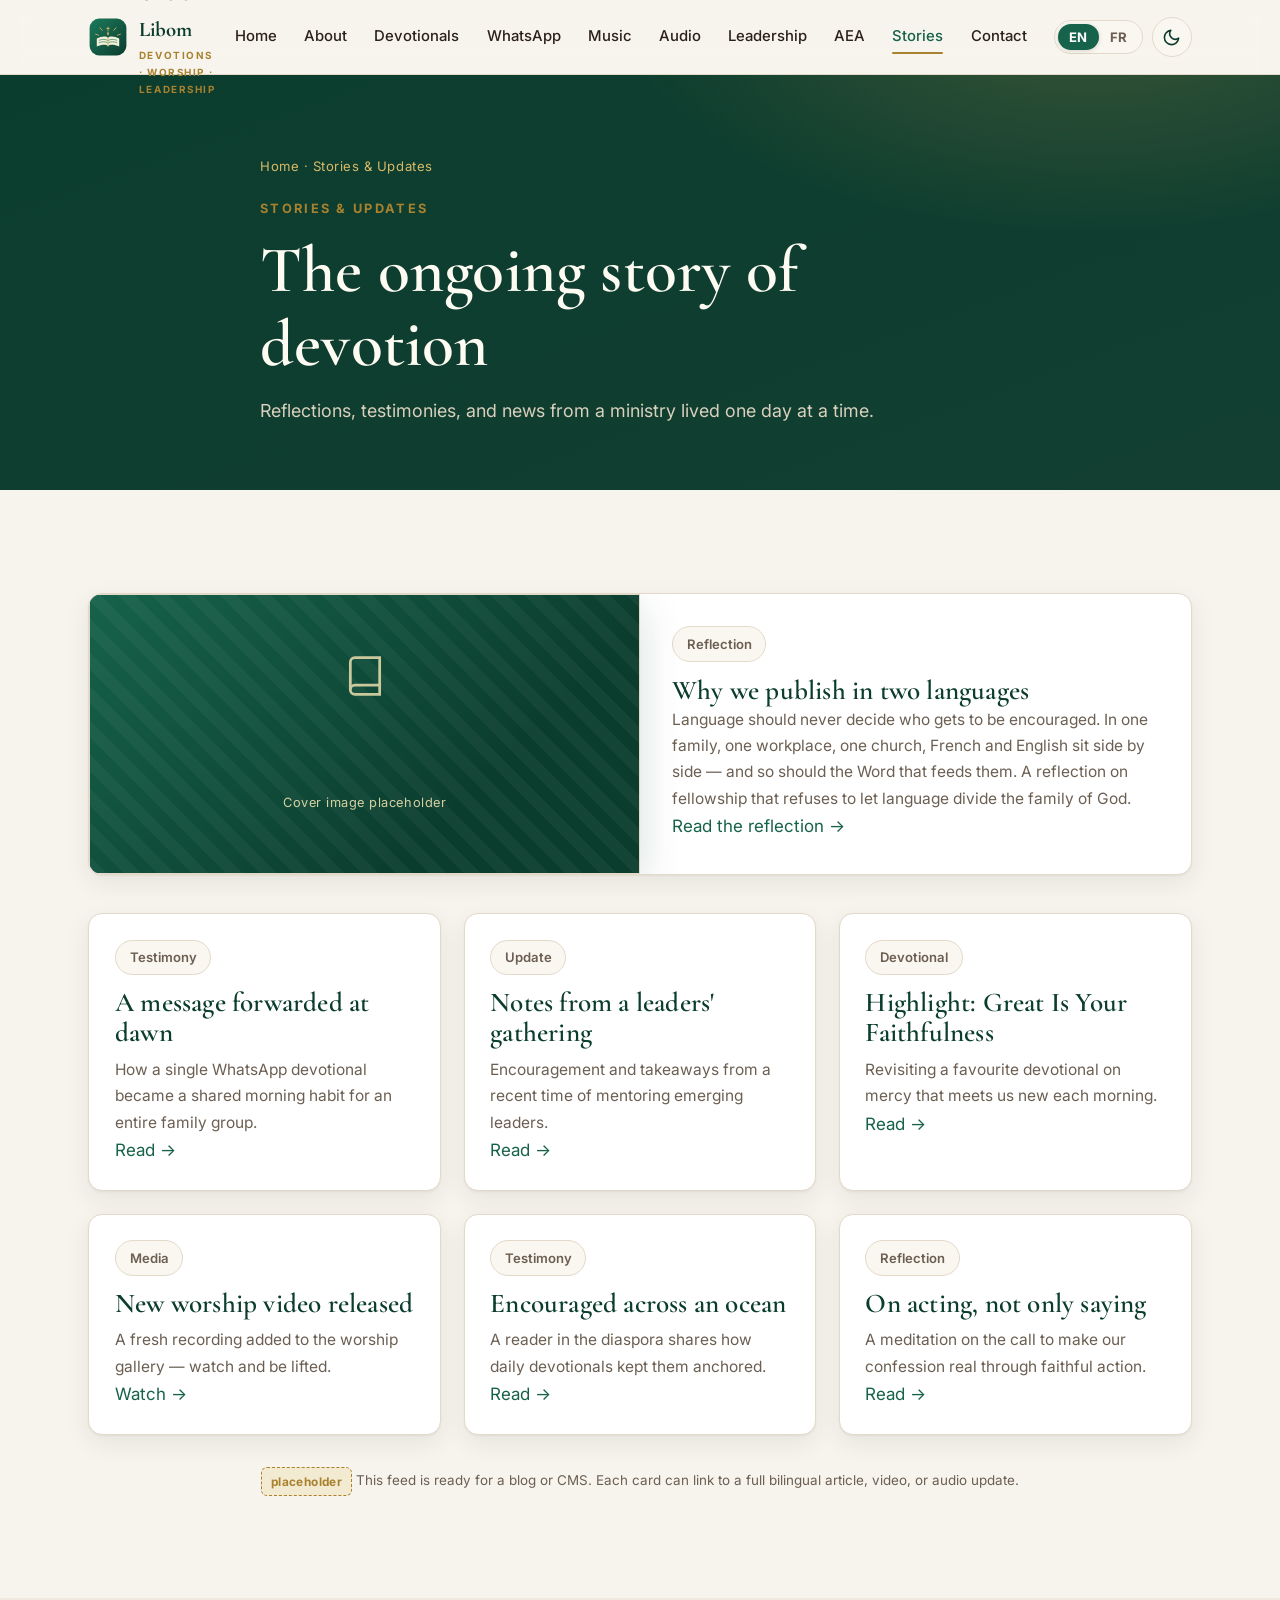
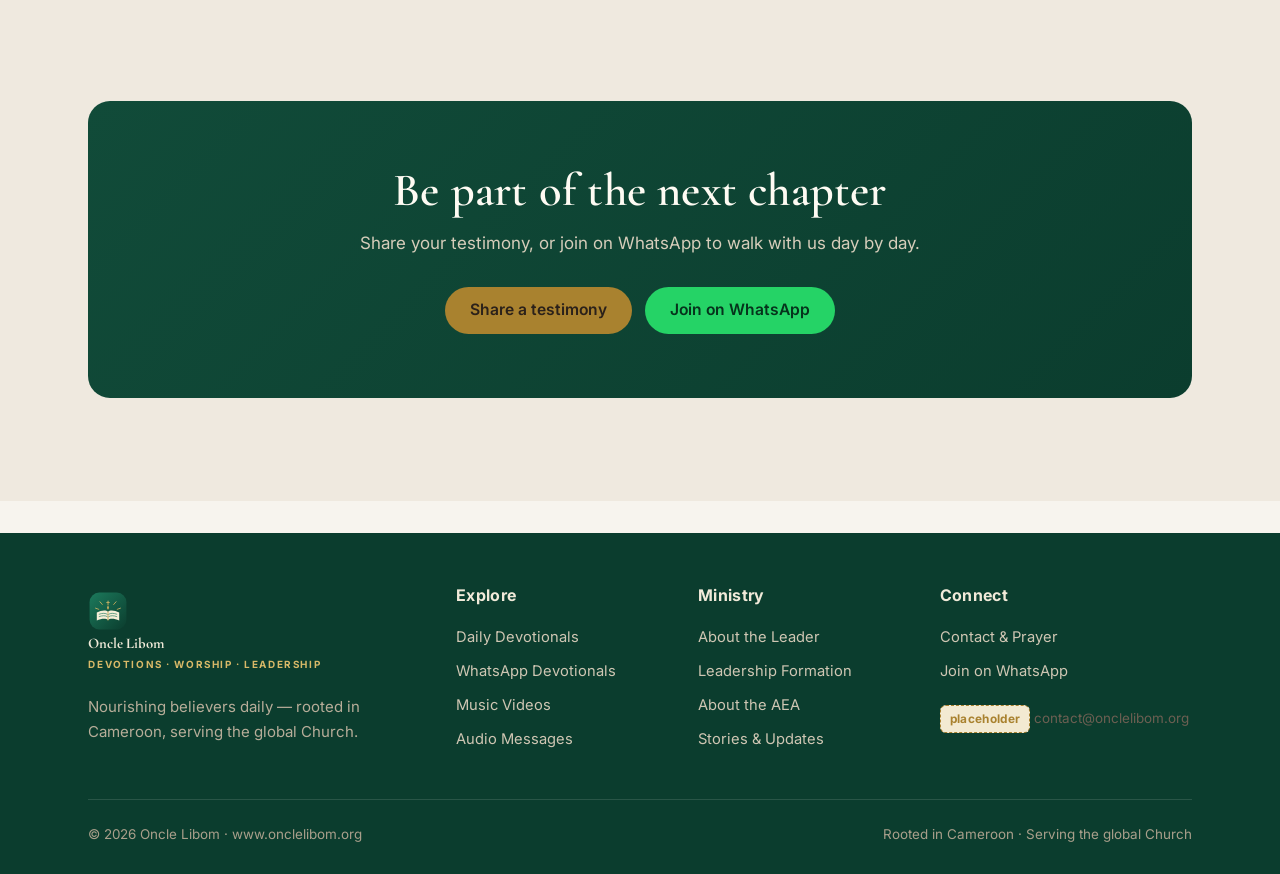
<file: stories.html>
<!DOCTYPE html>
<html lang="en">
<head>
<meta charset="UTF-8" />
<meta name="viewport" content="width=device-width, initial-scale=1" />
<title data-en="Stories &amp; Updates | Oncle Libom" data-fr="Actualités &amp; témoignages | Oncle Libom">Stories &amp; Updates | Oncle Libom</title>
<meta name="description" content="Devotional highlights, ministry reflections, testimonies, and updates from Oncle Libom — the ongoing story of a daily devotional ministry." />
<meta property="og:type" content="website" />
<meta property="og:title" content="Stories & Updates | Oncle Libom" />
<meta property="og:url" content="https://www.onclelibom.org/stories.html" />
<link rel="icon" href="assets/img/favicon.svg" type="image/svg+xml" />
<link rel="preconnect" href="https://fonts.googleapis.com" /><link rel="preconnect" href="https://fonts.gstatic.com" crossorigin />
<link href="https://fonts.googleapis.com/css2?family=Cormorant+Garamond:ital,wght@0,500;0,600;0,700;1,500;1,600&family=Inter:wght@400;500;600;700&display=swap" rel="stylesheet" />
<link rel="stylesheet" href="assets/css/style.css" />
</head>
<body>
<a class="skip-link" href="#main" data-en="Skip to content" data-fr="Aller au contenu">Skip to content</a>
<header class="site-header">
  <div class="container header-inner">
    <a class="brand" href="index.html" aria-label="Oncle Libom home"><img src="assets/img/logo.svg" alt="" width="40" height="40" /><span>Oncle Libom<small data-en="Devotions · Worship · Leadership" data-fr="Méditation · Louange · Leadership">Devotions · Worship · Leadership</small></span></a>
    <nav class="nav" aria-label="Primary">
      <a href="index.html" data-en="Home" data-fr="Accueil">Home</a>
      <a href="about.html" data-en="About" data-fr="À propos">About</a>
      <a href="devotionals.html" data-en="Devotionals" data-fr="Méditations">Devotionals</a>
      <a href="whatsapp.html" data-en="WhatsApp" data-fr="WhatsApp">WhatsApp</a>
      <a href="music-videos.html" data-en="Music" data-fr="Musique">Music</a>
      <a href="audio.html" data-en="Audio" data-fr="Audio">Audio</a>
      <a href="leadership.html" data-en="Leadership" data-fr="Leadership">Leadership</a>
      <a href="association.html" data-en="AEA" data-fr="AEA">AEA</a>
      <a href="stories.html" class="active" data-en="Stories" data-fr="Actualités">Stories</a>
      <a href="contact.html" data-en="Contact" data-fr="Contact">Contact</a>
    </nav>
    <div class="header-tools">
      <div class="lang-switch" role="group" aria-label="Language / Langue"><button data-lang="en" class="active" aria-pressed="true">EN</button><button data-lang="fr" aria-pressed="false">FR</button></div>
      <button class="icon-btn theme-toggle" data-en-aria="Toggle dark mode" data-fr-aria="Basculer le mode sombre" aria-label="Toggle dark mode"><svg class="moon" viewBox="0 0 24 24" fill="none" stroke="currentColor" stroke-width="2" stroke-linecap="round" stroke-linejoin="round"><path d="M21 12.79A9 9 0 1 1 11.21 3 7 7 0 0 0 21 12.79z"/></svg><svg class="sun" viewBox="0 0 24 24" fill="none" stroke="currentColor" stroke-width="2" stroke-linecap="round" stroke-linejoin="round"><circle cx="12" cy="12" r="4"/><path d="M12 2v2M12 20v2M4.9 4.9l1.4 1.4M17.7 17.7l1.4 1.4M2 12h2M20 12h2M4.9 19.1l1.4-1.4M17.7 6.3l1.4-1.4"/></svg></button>
      <button class="icon-btn menu-btn" aria-expanded="false" data-en-aria="Open menu" data-fr-aria="Ouvrir le menu" aria-label="Open menu"><svg viewBox="0 0 24 24" fill="none" stroke="currentColor" stroke-width="2" stroke-linecap="round"><path d="M3 6h18M3 12h18M3 18h18"/></svg></button>
    </div>
  </div>
</header>

<main id="main">
  <section class="page-hero">
    <div class="container page-hero-inner">
      <div class="breadcrumb"><a href="index.html" data-en="Home" data-fr="Accueil">Home</a> · <span data-en="Stories &amp; Updates" data-fr="Actualités" data-html="true">Stories &amp; Updates</span></div>
      <span class="eyebrow" data-en="Stories &amp; updates" data-fr="Actualités &amp; témoignages" data-html="true">Stories &amp; updates</span>
      <h1 data-en="The ongoing story of devotion" data-fr="L'histoire continue de la dévotion">The ongoing story of devotion</h1>
      <p data-en="Reflections, testimonies, and news from a ministry lived one day at a time." data-fr="Réflexions, témoignages et nouvelles d'un ministère vécu un jour à la fois.">Reflections, testimonies, and news from a ministry lived one day at a time.</p>
    </div>
  </section>

  <section class="section">
    <div class="container">
      <!-- Featured story -->
      <article class="card reveal" style="margin-bottom:2.4rem;padding:0;overflow:hidden">
        <div class="split" style="gap:0;align-items:stretch">
          <div class="figure ph" style="border-radius:0;aspect-ratio:auto;min-height:280px">
            <svg class="ph-ico" viewBox="0 0 24 24" fill="none" stroke="currentColor" stroke-width="1.5"><path d="M4 19.5A2.5 2.5 0 0 1 6.5 17H20"/><path d="M6.5 2H20v20H6.5A2.5 2.5 0 0 1 4 19.5v-15A2.5 2.5 0 0 1 6.5 2z"/></svg>
            <span data-en="Cover image placeholder" data-fr="Image de couverture à insérer">Cover image placeholder</span>
          </div>
          <div style="padding:2rem;display:flex;flex-direction:column;justify-content:center">
            <span class="pill" style="align-self:flex-start;margin-bottom:.9rem" data-en="Reflection" data-fr="Réflexion">Reflection</span>
            <h2 style="font-size:1.7rem" data-en="Why we publish in two languages" data-fr="Pourquoi nous publions en deux langues">Why we publish in two languages</h2>
            <p class="muted" data-en="Language should never decide who gets to be encouraged. In one family, one workplace, one church, French and English sit side by side — and so should the Word that feeds them. A reflection on fellowship that refuses to let language divide the family of God." data-fr="La langue ne devrait jamais décider qui a droit à l'encouragement. Dans une même famille, un même lieu de travail, une même église, le français et l'anglais cohabitent — et il devrait en être de même pour la Parole qui les nourrit. Une réflexion sur une communion qui refuse de laisser la langue diviser la famille de Dieu.">Language should never decide who gets to be encouraged. In one family, one workplace, one church, French and English sit side by side — and so should the Word that feeds them. A reflection on fellowship that refuses to let language divide the family of God.</p>
            <a class="more" href="#" data-en="Read the reflection →" data-fr="Lire la réflexion →">Read the reflection →</a>
          </div>
        </div>
      </article>

      <div class="grid grid-3">
        <article class="card reveal"><span class="pill" style="align-self:flex-start;margin-bottom:.8rem" data-en="Testimony" data-fr="Témoignage">Testimony</span><h3 data-en="A message forwarded at dawn" data-fr="Un message transféré à l'aube">A message forwarded at dawn</h3><p data-en="How a single WhatsApp devotional became a shared morning habit for an entire family group." data-fr="Comment une seule méditation WhatsApp est devenue une habitude matinale partagée par tout un groupe familial.">How a single WhatsApp devotional became a shared morning habit for an entire family group.</p><a class="more" href="#" data-en="Read →" data-fr="Lire →">Read →</a></article>
        <article class="card reveal"><span class="pill" style="align-self:flex-start;margin-bottom:.8rem" data-en="Update" data-fr="Actualité">Update</span><h3 data-en="Notes from a leaders' gathering" data-fr="Notes d'une rencontre de responsables">Notes from a leaders' gathering</h3><p data-en="Encouragement and takeaways from a recent time of mentoring emerging leaders." data-fr="Encouragements et enseignements d'un récent temps de mentorat de responsables émergents.">Encouragement and takeaways from a recent time of mentoring emerging leaders.</p><a class="more" href="#" data-en="Read →" data-fr="Lire →">Read →</a></article>
        <article class="card reveal"><span class="pill" style="align-self:flex-start;margin-bottom:.8rem" data-en="Devotional" data-fr="Méditation">Devotional</span><h3 data-en="Highlight: Great Is Your Faithfulness" data-fr="À la une : Que ta fidélité est grande">Highlight: Great Is Your Faithfulness</h3><p data-en="Revisiting a favourite devotional on mercy that meets us new each morning." data-fr="Retour sur une méditation appréciée, sur la miséricorde qui nous rejoint, nouvelle, chaque matin.">Revisiting a favourite devotional on mercy that meets us new each morning.</p><a class="more" href="devotionals.html" data-en="Read →" data-fr="Lire →">Read →</a></article>
        <article class="card reveal"><span class="pill" style="align-self:flex-start;margin-bottom:.8rem" data-en="Media" data-fr="Média">Media</span><h3 data-en="New worship video released" data-fr="Nouvelle vidéo de louange">New worship video released</h3><p data-en="A fresh recording added to the worship gallery — watch and be lifted." data-fr="Un nouvel enregistrement ajouté à la galerie de louange — regardez et soyez élevés.">A fresh recording added to the worship gallery — watch and be lifted.</p><a class="more" href="music-videos.html" data-en="Watch →" data-fr="Regarder →">Watch →</a></article>
        <article class="card reveal"><span class="pill" style="align-self:flex-start;margin-bottom:.8rem" data-en="Testimony" data-fr="Témoignage">Testimony</span><h3 data-en="Encouraged across an ocean" data-fr="Encouragé par-delà l'océan">Encouraged across an ocean</h3><p data-en="A reader in the diaspora shares how daily devotionals kept them anchored." data-fr="Un lecteur de la diaspora raconte comment les méditations quotidiennes l'ont gardé ancré.">A reader in the diaspora shares how daily devotionals kept them anchored.</p><a class="more" href="#" data-en="Read →" data-fr="Lire →">Read →</a></article>
        <article class="card reveal"><span class="pill" style="align-self:flex-start;margin-bottom:.8rem" data-en="Reflection" data-fr="Réflexion">Reflection</span><h3 data-en="On acting, not only saying" data-fr="Agir, et pas seulement dire">On acting, not only saying</h3><p data-en="A meditation on the call to make our confession real through faithful action." data-fr="Une méditation sur l'appel à rendre notre confession réelle par une action fidèle.">A meditation on the call to make our confession real through faithful action.</p><a class="more" href="#" data-en="Read →" data-fr="Lire →">Read →</a></article>
      </div>
      <p class="note text-center mt-2"><span class="placeholder-tag">placeholder</span> <span data-en="This feed is ready for a blog or CMS. Each card can link to a full bilingual article, video, or audio update." data-fr="Ce fil est prêt pour un blog ou un CMS. Chaque carte peut renvoyer à un article, une vidéo ou une actualité audio bilingue complète.">This feed is ready for a blog or CMS. Each card can link to a full bilingual article, video, or audio update.</span></p>
    </div>
  </section>

  <section class="section section--alt">
    <div class="container"><div class="cta-band reveal">
      <h2 data-en="Be part of the next chapter" data-fr="Participez au prochain chapitre">Be part of the next chapter</h2>
      <p data-en="Share your testimony, or join on WhatsApp to walk with us day by day." data-fr="Partagez votre témoignage, ou rejoignez-nous sur WhatsApp pour cheminer avec nous jour après jour.">Share your testimony, or join on WhatsApp to walk with us day by day.</p>
      <div class="hero-ctas"><a href="contact.html" class="btn btn--gold" data-en="Share a testimony" data-fr="Partager un témoignage">Share a testimony</a><a href="whatsapp.html" class="btn btn--wa" data-en="Join on WhatsApp" data-fr="Rejoindre sur WhatsApp">Join on WhatsApp</a></div>
    </div></div>
  </section>
</main>

<footer class="site-footer">
  <div class="container">
    <div class="footer-grid">
      <div class="footer-brand"><a class="brand" href="index.html"><img src="assets/img/logo.svg" alt="" width="40" height="40" /><span>Oncle Libom<small data-en="Devotions · Worship · Leadership" data-fr="Méditation · Louange · Leadership">Devotions · Worship · Leadership</small></span></a><p data-en="Nourishing believers daily — rooted in Cameroon, serving the global Church." data-fr="Nourrir chaque jour les croyants — enraciné au Cameroun, au service de l'Église universelle.">Nourishing believers daily — rooted in Cameroon, serving the global Church.</p></div>
      <div><h4 data-en="Explore" data-fr="Explorer">Explore</h4><a href="devotionals.html" data-en="Daily Devotionals" data-fr="Méditations quotidiennes">Daily Devotionals</a><a href="whatsapp.html" data-en="WhatsApp Devotionals" data-fr="Méditations WhatsApp">WhatsApp Devotionals</a><a href="music-videos.html" data-en="Music Videos" data-fr="Vidéos musicales">Music Videos</a><a href="audio.html" data-en="Audio Messages" data-fr="Messages audio">Audio Messages</a></div>
      <div><h4 data-en="Ministry" data-fr="Ministère">Ministry</h4><a href="about.html" data-en="About the Leader" data-fr="Le responsable">About the Leader</a><a href="leadership.html" data-en="Leadership Formation" data-fr="Formation au leadership">Leadership Formation</a><a href="association.html" data-en="About the AEA" data-fr="À propos de l'AEA">About the AEA</a><a href="stories.html" data-en="Stories &amp; Updates" data-fr="Actualités" data-html="true">Stories &amp; Updates</a></div>
      <div><h4 data-en="Connect" data-fr="Nous joindre">Connect</h4><a href="contact.html" data-en="Contact &amp; Prayer" data-fr="Contact &amp; prière" data-html="true">Contact &amp; Prayer</a><a href="whatsapp.html" data-en="Join on WhatsApp" data-fr="Rejoindre sur WhatsApp">Join on WhatsApp</a><p class="note" style="margin-top:1rem"><span class="placeholder-tag">placeholder</span> contact@onclelibom.org</p></div>
    </div>
    <div class="footer-bottom"><span>© <span data-year>2026</span> Oncle Libom · www.onclelibom.org</span><span data-en="Rooted in Cameroon · Serving the global Church" data-fr="Enraciné au Cameroun · Au service de l'Église universelle">Rooted in Cameroon · Serving the global Church</span></div>
  </div>
</footer>
<script src="assets/js/main.js"></script>
</body>
</html>
</file>
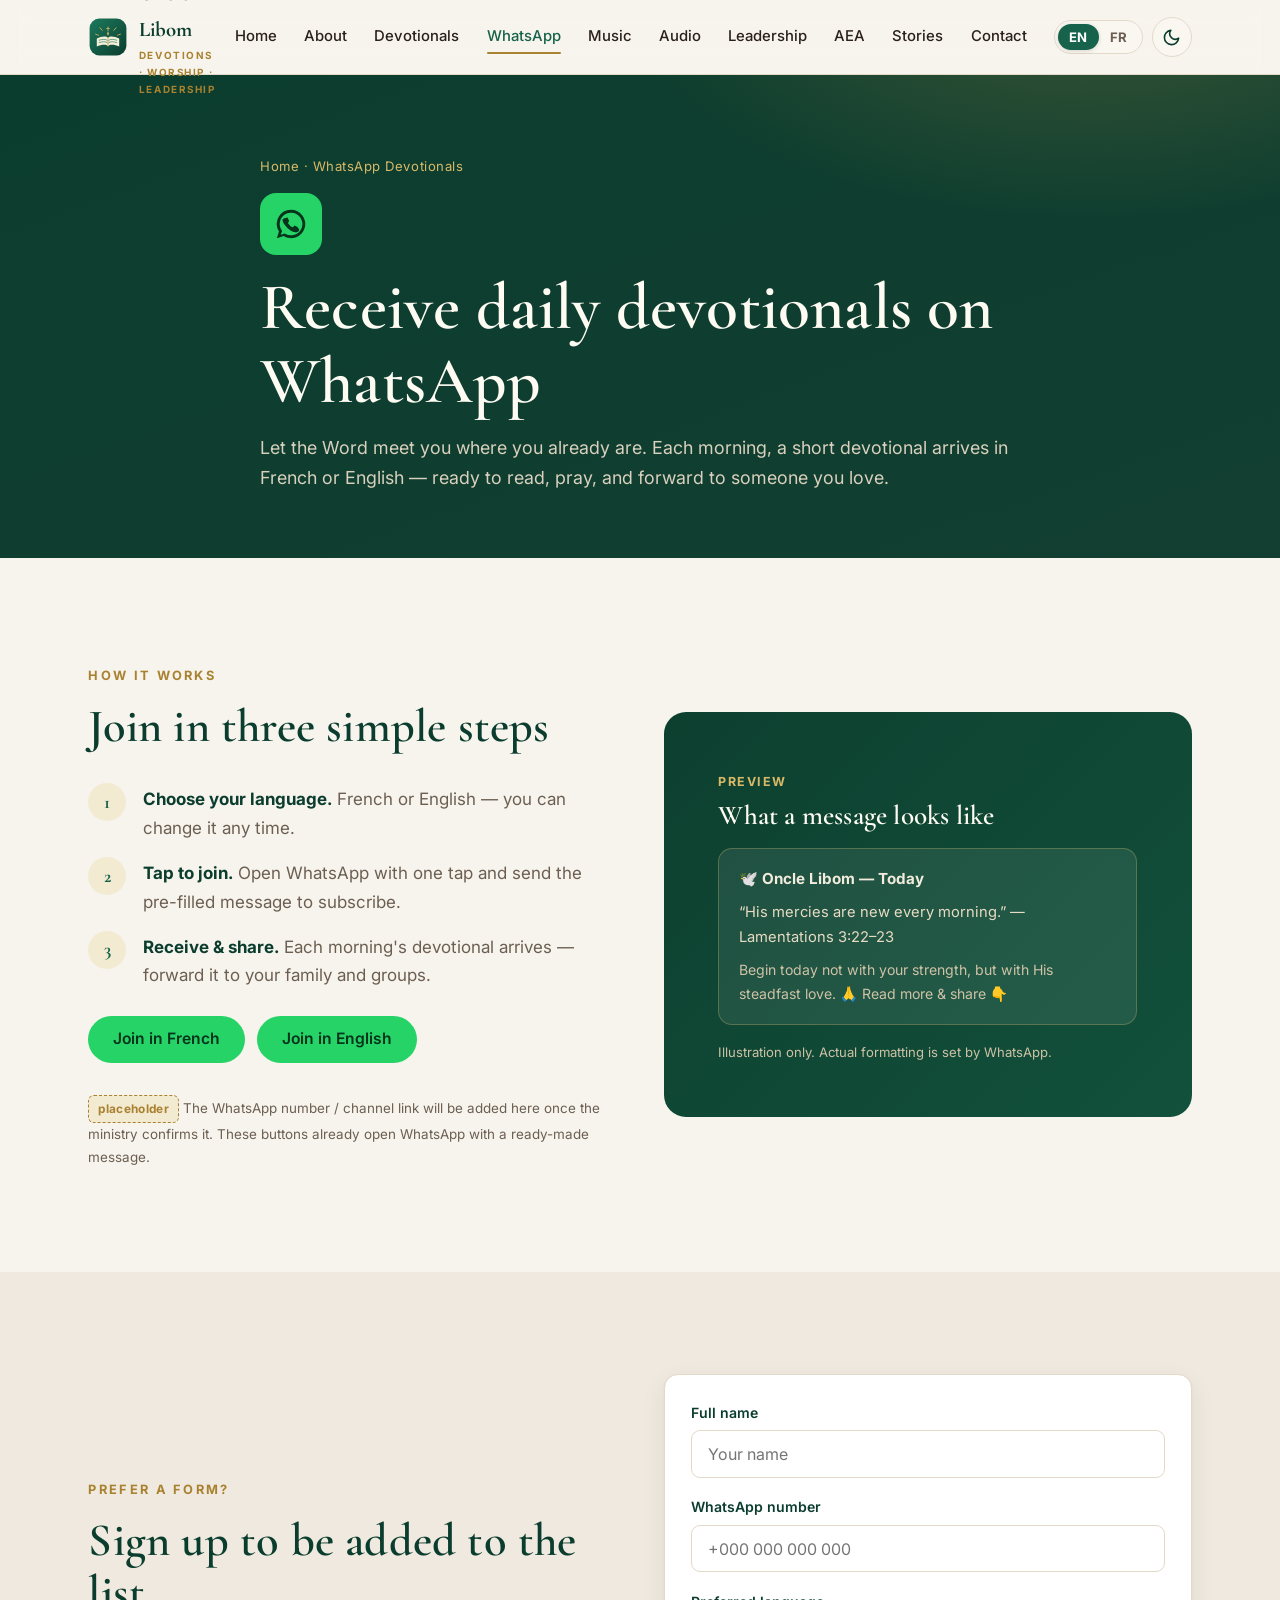
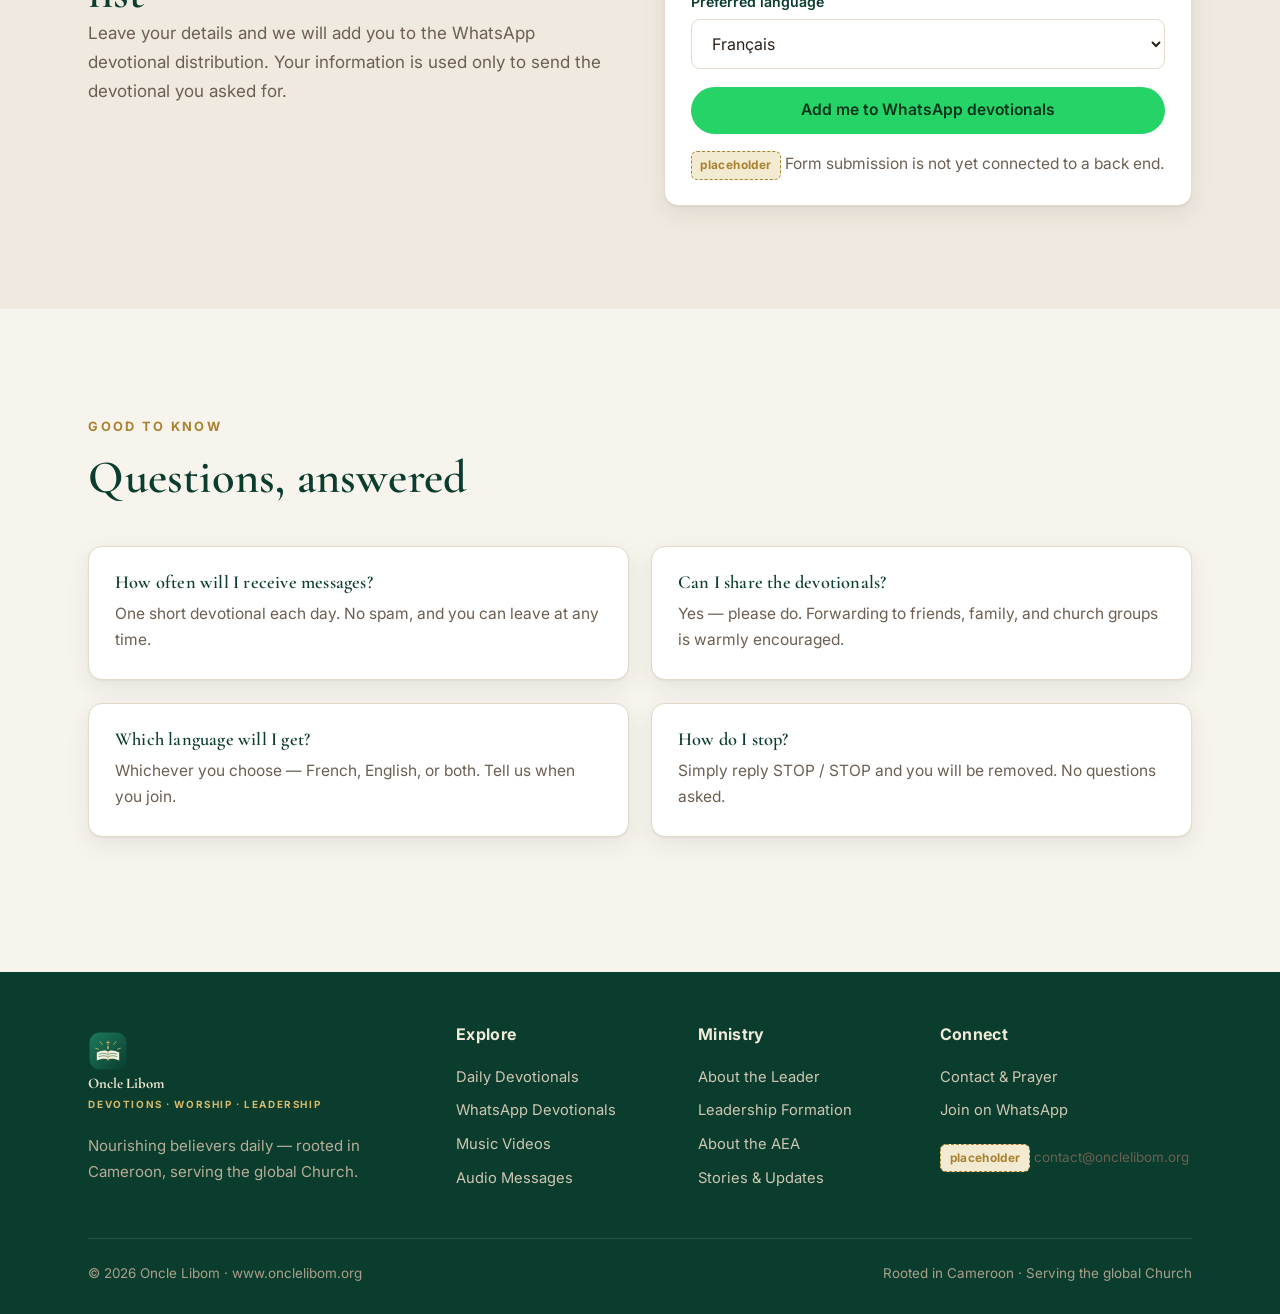
<file: whatsapp.html>
<!DOCTYPE html>
<html lang="en">
<head>
<meta charset="UTF-8" />
<meta name="viewport" content="width=device-width, initial-scale=1" />
<title data-en="Receive Daily Devotionals on WhatsApp | Oncle Libom" data-fr="Recevez les méditations quotidiennes sur WhatsApp | Oncle Libom">Receive Daily Devotionals on WhatsApp | Oncle Libom</title>
<meta name="description" content="Join Oncle Libom's WhatsApp devotional delivery — receive a Scripture-centered devotional each day in French or English, and share it with family and friends." />
<meta property="og:type" content="website" />
<meta property="og:title" content="Receive Daily Devotionals on WhatsApp | Oncle Libom" />
<meta property="og:url" content="https://www.onclelibom.org/whatsapp.html" />
<link rel="icon" href="assets/img/favicon.svg" type="image/svg+xml" />
<link rel="preconnect" href="https://fonts.googleapis.com" /><link rel="preconnect" href="https://fonts.gstatic.com" crossorigin />
<link href="https://fonts.googleapis.com/css2?family=Cormorant+Garamond:ital,wght@0,500;0,600;0,700;1,500;1,600&family=Inter:wght@400;500;600;700&display=swap" rel="stylesheet" />
<link rel="stylesheet" href="assets/css/style.css" />
</head>
<body>
<a class="skip-link" href="#main" data-en="Skip to content" data-fr="Aller au contenu">Skip to content</a>
<header class="site-header">
  <div class="container header-inner">
    <a class="brand" href="index.html" aria-label="Oncle Libom home"><img src="assets/img/logo.svg" alt="" width="40" height="40" /><span>Oncle Libom<small data-en="Devotions · Worship · Leadership" data-fr="Méditation · Louange · Leadership">Devotions · Worship · Leadership</small></span></a>
    <nav class="nav" aria-label="Primary">
      <a href="index.html" data-en="Home" data-fr="Accueil">Home</a>
      <a href="about.html" data-en="About" data-fr="À propos">About</a>
      <a href="devotionals.html" data-en="Devotionals" data-fr="Méditations">Devotionals</a>
      <a href="whatsapp.html" class="active" data-en="WhatsApp" data-fr="WhatsApp">WhatsApp</a>
      <a href="music-videos.html" data-en="Music" data-fr="Musique">Music</a>
      <a href="audio.html" data-en="Audio" data-fr="Audio">Audio</a>
      <a href="leadership.html" data-en="Leadership" data-fr="Leadership">Leadership</a>
      <a href="association.html" data-en="AEA" data-fr="AEA">AEA</a>
      <a href="stories.html" data-en="Stories" data-fr="Actualités">Stories</a>
      <a href="contact.html" data-en="Contact" data-fr="Contact">Contact</a>
    </nav>
    <div class="header-tools">
      <div class="lang-switch" role="group" aria-label="Language / Langue"><button data-lang="en" class="active" aria-pressed="true">EN</button><button data-lang="fr" aria-pressed="false">FR</button></div>
      <button class="icon-btn theme-toggle" data-en-aria="Toggle dark mode" data-fr-aria="Basculer le mode sombre" aria-label="Toggle dark mode"><svg class="moon" viewBox="0 0 24 24" fill="none" stroke="currentColor" stroke-width="2" stroke-linecap="round" stroke-linejoin="round"><path d="M21 12.79A9 9 0 1 1 11.21 3 7 7 0 0 0 21 12.79z"/></svg><svg class="sun" viewBox="0 0 24 24" fill="none" stroke="currentColor" stroke-width="2" stroke-linecap="round" stroke-linejoin="round"><circle cx="12" cy="12" r="4"/><path d="M12 2v2M12 20v2M4.9 4.9l1.4 1.4M17.7 17.7l1.4 1.4M2 12h2M20 12h2M4.9 19.1l1.4-1.4M17.7 6.3l1.4-1.4"/></svg></button>
      <button class="icon-btn menu-btn" aria-expanded="false" data-en-aria="Open menu" data-fr-aria="Ouvrir le menu" aria-label="Open menu"><svg viewBox="0 0 24 24" fill="none" stroke="currentColor" stroke-width="2" stroke-linecap="round"><path d="M3 6h18M3 12h18M3 18h18"/></svg></button>
    </div>
  </div>
</header>

<main id="main">
  <section class="page-hero">
    <div class="container page-hero-inner">
      <div class="breadcrumb"><a href="index.html" data-en="Home" data-fr="Accueil">Home</a> · <span data-en="WhatsApp Devotionals" data-fr="Méditations WhatsApp">WhatsApp Devotionals</span></div>
      <div class="wa-icon"><svg viewBox="0 0 24 24" fill="currentColor"><path d="M12 2a10 10 0 0 0-8.5 15.3L2 22l4.8-1.5A10 10 0 1 0 12 2zm0 18a8 8 0 0 1-4.1-1.1l-.3-.2-2.8.9.9-2.7-.2-.3A8 8 0 1 1 12 20zm4.4-6c-.2-.1-1.4-.7-1.6-.8-.2-.1-.4-.1-.5.1l-.7.9c-.1.2-.3.2-.5.1a6.5 6.5 0 0 1-3.2-2.8c-.1-.2 0-.4.1-.5l.4-.5.2-.4v-.4l-.8-1.8c-.2-.5-.4-.4-.5-.4h-.5a1 1 0 0 0-.7.3A2.8 2.8 0 0 0 6 8.9c0 1.7 1.2 3.3 1.4 3.5.2.2 2.4 3.6 5.7 4.9 2 .8 2.4.6 2.9.6.6-.1 1.4-.6 1.6-1.1.2-.6.2-1 .1-1.1z"/></svg></div>
      <h1 data-en="Receive daily devotionals on WhatsApp" data-fr="Recevez les méditations quotidiennes sur WhatsApp">Receive daily devotionals on WhatsApp</h1>
      <p data-en="Let the Word meet you where you already are. Each morning, a short devotional arrives in French or English — ready to read, pray, and forward to someone you love." data-fr="Laissez la Parole vous rejoindre là où vous êtes déjà. Chaque matin, une courte méditation arrive en français ou en anglais — prête à être lue, priée et transférée à un proche.">Let the Word meet you where you already are. Each morning, a short devotional arrives in French or English — ready to read, pray, and forward to someone you love.</p>
    </div>
  </section>

  <section class="section">
    <div class="container">
      <div class="split">
        <div class="reveal">
          <span class="eyebrow" data-en="How it works" data-fr="Comment ça marche">How it works</span>
          <h2 data-en="Join in three simple steps" data-fr="Rejoignez-nous en trois étapes simples">Join in three simple steps</h2>
          <ol class="steps mt-2">
            <li><strong data-en="Choose your language." data-fr="Choisissez votre langue.">Choose your language.</strong> <span class="muted" data-en="French or English — you can change it any time." data-fr="Français ou anglais — modifiable à tout moment.">French or English — you can change it any time.</span></li>
            <li><strong data-en="Tap to join." data-fr="Appuyez pour rejoindre.">Tap to join.</strong> <span class="muted" data-en="Open WhatsApp with one tap and send the pre-filled message to subscribe." data-fr="Ouvrez WhatsApp d'un geste et envoyez le message pré-rempli pour vous abonner.">Open WhatsApp with one tap and send the pre-filled message to subscribe.</span></li>
            <li><strong data-en="Receive &amp; share." data-fr="Recevez &amp; partagez.">Receive &amp; share.</strong> <span class="muted" data-en="Each morning's devotional arrives — forward it to your family and groups." data-fr="La méditation de chaque matin arrive — transférez-la à votre famille et à vos groupes.">Each morning's devotional arrives — forward it to your family and groups.</span></li>
          </ol>
          <div style="display:flex;gap:.7rem;flex-wrap:wrap;margin-top:1.6rem">
            <a href="https://wa.me/?text=Bonjour%20Oncle%20Libom%2C%20je%20souhaite%20recevoir%20la%20m%C3%A9ditation%20quotidienne%20en%20fran%C3%A7ais." target="_blank" rel="noopener" class="btn btn--wa" data-en="Join in French" data-fr="Rejoindre en français">Join in French</a>
            <a href="https://wa.me/?text=Hello%20Oncle%20Libom%2C%20I%20would%20like%20to%20receive%20the%20daily%20devotional%20in%20English." target="_blank" rel="noopener" class="btn btn--wa" data-en="Join in English" data-fr="Rejoindre en anglais">Join in English</a>
          </div>
          <p class="note mt-2"><span class="placeholder-tag">placeholder</span> <span data-en="The WhatsApp number / channel link will be added here once the ministry confirms it. These buttons already open WhatsApp with a ready-made message." data-fr="Le numéro / lien du canal WhatsApp sera ajouté ici dès que le ministère l'aura confirmé. Ces boutons ouvrent déjà WhatsApp avec un message pré-rédigé.">The WhatsApp number / channel link will be added here once the ministry confirms it. These buttons already open WhatsApp with a ready-made message.</span></p>
        </div>

        <div class="reveal">
          <div class="wa-band">
            <span class="badge" style="color:var(--gold-400);font-weight:700;font-size:.78rem;letter-spacing:.12em;text-transform:uppercase" data-en="Preview" data-fr="Aperçu">Preview</span>
            <h3 style="color:#fefbf3;margin:.4rem 0 1rem" data-en="What a message looks like" data-fr="À quoi ressemble un message">What a message looks like</h3>
            <div style="background:rgba(255,255,255,.08);border:1px solid rgba(216,185,104,.3);border-radius:14px;padding:1.1rem 1.2rem">
              <p style="color:#f2ecdc;font-size:.95rem;margin-bottom:.5rem"><strong>🕊️ Oncle Libom — <span data-en="Today" data-fr="Aujourd'hui">Today</span></strong></p>
              <p style="color:#e7dcc3;font-size:.92rem;margin-bottom:.5rem" data-en="&ldquo;His mercies are new every morning.&rdquo; — Lamentations 3:22–23" data-fr="« Ses compassions se renouvellent chaque matin. » — Lamentations 3:22–23" data-html="true">&ldquo;His mercies are new every morning.&rdquo; — Lamentations 3:22–23</p>
              <p style="color:#cfc2a6;font-size:.88rem" data-en="Begin today not with your strength, but with His steadfast love. 🙏 Read more &amp; share 👇" data-fr="Commencez ce jour non par votre force, mais par son amour fidèle. 🙏 Lire &amp; partager 👇" data-html="true">Begin today not with your strength, but with His steadfast love. 🙏 Read more &amp; share 👇</p>
            </div>
            <p style="color:#cfc2a6;font-size:.82rem;margin-top:1rem" data-en="Illustration only. Actual formatting is set by WhatsApp." data-fr="Illustration uniquement. La mise en forme réelle est définie par WhatsApp.">Illustration only. Actual formatting is set by WhatsApp.</p>
          </div>
        </div>
      </div>
    </div>
  </section>

  <!-- Subscribe form -->
  <section class="section section--alt">
    <div class="container">
      <div class="split">
        <div class="reveal">
          <span class="eyebrow" data-en="Prefer a form?" data-fr="Vous préférez un formulaire ?">Prefer a form?</span>
          <h2 data-en="Sign up to be added to the list" data-fr="Inscrivez-vous pour être ajouté à la liste">Sign up to be added to the list</h2>
          <p class="muted" data-en="Leave your details and we will add you to the WhatsApp devotional distribution. Your information is used only to send the devotional you asked for." data-fr="Laissez vos coordonnées et nous vous ajouterons à la diffusion des méditations WhatsApp. Vos informations servent uniquement à vous envoyer la méditation demandée.">Leave your details and we will add you to the WhatsApp devotional distribution. Your information is used only to send the devotional you asked for.</p>
        </div>
        <div class="reveal">
          <form class="form card" data-demo>
            <div class="field"><label data-en="Full name" data-fr="Nom complet">Full name</label><input type="text" required data-en-placeholder="Your name" data-fr-placeholder="Votre nom" placeholder="Your name" /></div>
            <div class="field"><label data-en="WhatsApp number" data-fr="Numéro WhatsApp">WhatsApp number</label><input type="tel" required data-en-placeholder="+000 000 000 000" data-fr-placeholder="+000 000 000 000" placeholder="+000 000 000 000" /></div>
            <div class="field"><label data-en="Preferred language" data-fr="Langue préférée">Preferred language</label>
              <select><option>Français</option><option>English</option><option data-en="Both" data-fr="Les deux">Both</option></select></div>
            <button type="submit" class="btn btn--wa btn--block" data-en="Add me to WhatsApp devotionals" data-fr="M'ajouter aux méditations WhatsApp">Add me to WhatsApp devotionals</button>
            <p class="note" data-form-msg style="color:var(--accent)" hidden>&#10003; <span data-en="Thank you! This is a front-end demo — connect it to your WhatsApp workflow to go live." data-fr="Merci ! Ceci est une démo front-end — reliez-la à votre flux WhatsApp pour la mettre en service.">Thank you! This is a front-end demo — connect it to your WhatsApp workflow to go live.</span></p>
            <p class="note"><span class="placeholder-tag">placeholder</span> <span data-en="Form submission is not yet connected to a back end." data-fr="L'envoi du formulaire n'est pas encore relié à un serveur.">Form submission is not yet connected to a back end.</span></p>
          </form>
        </div>
      </div>
    </div>
  </section>

  <!-- FAQ -->
  <section class="section">
    <div class="container">
      <div class="section-head reveal"><span class="eyebrow" data-en="Good to know" data-fr="Bon à savoir">Good to know</span><h2 data-en="Questions, answered" data-fr="Vos questions, nos réponses">Questions, answered</h2></div>
      <div class="grid grid-2">
        <div class="card reveal"><h3 style="font-size:1.15rem" data-en="How often will I receive messages?" data-fr="À quelle fréquence vais-je recevoir des messages ?">How often will I receive messages?</h3><p data-en="One short devotional each day. No spam, and you can leave at any time." data-fr="Une courte méditation par jour. Pas de spam, et vous pouvez vous désabonner à tout moment.">One short devotional each day. No spam, and you can leave at any time.</p></div>
        <div class="card reveal"><h3 style="font-size:1.15rem" data-en="Can I share the devotionals?" data-fr="Puis-je partager les méditations ?">Can I share the devotionals?</h3><p data-en="Yes — please do. Forwarding to friends, family, and church groups is warmly encouraged." data-fr="Oui — n'hésitez pas. Le transfert à vos amis, votre famille et vos groupes d'église est vivement encouragé.">Yes — please do. Forwarding to friends, family, and church groups is warmly encouraged.</p></div>
        <div class="card reveal"><h3 style="font-size:1.15rem" data-en="Which language will I get?" data-fr="Dans quelle langue vais-je les recevoir ?">Which language will I get?</h3><p data-en="Whichever you choose — French, English, or both. Tell us when you join." data-fr="Celle que vous choisissez — français, anglais ou les deux. Indiquez-le en vous inscrivant.">Whichever you choose — French, English, or both. Tell us when you join.</p></div>
        <div class="card reveal"><h3 style="font-size:1.15rem" data-en="How do I stop?" data-fr="Comment me désabonner ?">How do I stop?</h3><p data-en="Simply reply STOP / STOP and you will be removed. No questions asked." data-fr="Répondez simplement STOP / ARRÊT et vous serez retiré. Sans aucune question.">Simply reply STOP / STOP and you will be removed. No questions asked.</p></div>
      </div>
    </div>
  </section>
</main>

<footer class="site-footer">
  <div class="container">
    <div class="footer-grid">
      <div class="footer-brand"><a class="brand" href="index.html"><img src="assets/img/logo.svg" alt="" width="40" height="40" /><span>Oncle Libom<small data-en="Devotions · Worship · Leadership" data-fr="Méditation · Louange · Leadership">Devotions · Worship · Leadership</small></span></a><p data-en="Nourishing believers daily — rooted in Cameroon, serving the global Church." data-fr="Nourrir chaque jour les croyants — enraciné au Cameroun, au service de l'Église universelle.">Nourishing believers daily — rooted in Cameroon, serving the global Church.</p></div>
      <div><h4 data-en="Explore" data-fr="Explorer">Explore</h4><a href="devotionals.html" data-en="Daily Devotionals" data-fr="Méditations quotidiennes">Daily Devotionals</a><a href="whatsapp.html" data-en="WhatsApp Devotionals" data-fr="Méditations WhatsApp">WhatsApp Devotionals</a><a href="music-videos.html" data-en="Music Videos" data-fr="Vidéos musicales">Music Videos</a><a href="audio.html" data-en="Audio Messages" data-fr="Messages audio">Audio Messages</a></div>
      <div><h4 data-en="Ministry" data-fr="Ministère">Ministry</h4><a href="about.html" data-en="About the Leader" data-fr="Le responsable">About the Leader</a><a href="leadership.html" data-en="Leadership Formation" data-fr="Formation au leadership">Leadership Formation</a><a href="association.html" data-en="About the AEA" data-fr="À propos de l'AEA">About the AEA</a><a href="stories.html" data-en="Stories &amp; Updates" data-fr="Actualités" data-html="true">Stories &amp; Updates</a></div>
      <div><h4 data-en="Connect" data-fr="Nous joindre">Connect</h4><a href="contact.html" data-en="Contact &amp; Prayer" data-fr="Contact &amp; prière" data-html="true">Contact &amp; Prayer</a><a href="whatsapp.html" data-en="Join on WhatsApp" data-fr="Rejoindre sur WhatsApp">Join on WhatsApp</a><p class="note" style="margin-top:1rem"><span class="placeholder-tag">placeholder</span> contact@onclelibom.org</p></div>
    </div>
    <div class="footer-bottom"><span>© <span data-year>2026</span> Oncle Libom · www.onclelibom.org</span><span data-en="Rooted in Cameroon · Serving the global Church" data-fr="Enraciné au Cameroun · Au service de l'Église universelle">Rooted in Cameroon · Serving the global Church</span></div>
  </div>
</footer>
<script src="assets/js/main.js"></script>
</body>
</html>
</file>
<file: assets/css/style.css>
/* =====================================================================
   Oncle Libom — Bilingual Ministry Website
   Design system: emerald + gold + warm earth neutrals
   Light & dark mode, mobile-first, accessible
   ===================================================================== */

/* ---------- Design tokens ---------- */
:root {
  /* Brand palette */
  --emerald-900: #0b3d2e;
  --emerald-800: #114b39;
  --emerald-700: #16624a;
  --emerald-600: #1c7a5c;
  --emerald-500: #2a9375;
  --gold-500:   #c8a04a;
  --gold-400:   #d8b968;
  --cocoa-900:  #2b211a;
  --cocoa-700:  #4a3c30;

  /* Light theme surfaces */
  --bg:            #f7f4ee;
  --bg-alt:        #efe9df;
  --surface:       #ffffff;
  --surface-2:     #faf7f1;
  --border:        #e2d9c9;
  --text:          #2b211a;
  --text-muted:    #6c5f52;
  --heading:       #0b3d2e;
  --accent:        var(--emerald-700);
  --accent-hover:  var(--emerald-800);
  --gold:          #a9822f;
  --gold-soft:     #f3ead2;
  --shadow:        0 1px 2px rgba(43,33,26,.06), 0 8px 24px rgba(43,33,26,.08);
  --shadow-lg:     0 12px 40px rgba(11,61,46,.16);

  /* Type */
  --font-serif: "Cormorant Garamond", "Playfair Display", Georgia, "Times New Roman", serif;
  --font-sans:  "Inter", "Segoe UI", system-ui, -apple-system, Roboto, Helvetica, Arial, sans-serif;

  --radius:   14px;
  --radius-sm: 9px;
  --radius-lg: 22px;
  --maxw: 1180px;
  --space: clamp(3.5rem, 8vw, 7rem);
}

[data-theme="dark"] {
  --bg:            #10231c;
  --bg-alt:        #0c1c16;
  --surface:       #163026;
  --surface-2:     #1b3a2e;
  --border:        #244a3b;
  --text:          #e9e3d6;
  --text-muted:    #a9bcae;
  --heading:       #f1ead9;
  --accent:        #3aa984;
  --accent-hover:  #4bbf98;
  --gold:          #e0c072;
  --gold-soft:     #24382b;
  --shadow:        0 1px 2px rgba(0,0,0,.3), 0 10px 30px rgba(0,0,0,.35);
  --shadow-lg:     0 16px 48px rgba(0,0,0,.5);
}

/* ---------- Reset / base ---------- */
*, *::before, *::after { box-sizing: border-box; }
* { margin: 0; }
html { scroll-behavior: smooth; -webkit-text-size-adjust: 100%; }
body {
  font-family: var(--font-sans);
  color: var(--text);
  background: var(--bg);
  line-height: 1.7;
  font-size: 17px;
  -webkit-font-smoothing: antialiased;
  overflow-x: hidden;
  transition: background .35s ease, color .35s ease;
}
img { max-width: 100%; display: block; }
a { color: var(--accent); text-decoration: none; }
a:hover { color: var(--accent-hover); }
h1, h2, h3, h4 { font-family: var(--font-serif); color: var(--heading); line-height: 1.12; font-weight: 600; letter-spacing: .2px; }
h1 { font-size: clamp(2.4rem, 6vw, 4.1rem); }
h2 { font-size: clamp(1.9rem, 4vw, 2.9rem); }
h3 { font-size: clamp(1.3rem, 2.4vw, 1.7rem); }
p { color: var(--text); }
:focus-visible { outline: 3px solid var(--gold); outline-offset: 3px; border-radius: 4px; }

/* ---------- Layout helpers ---------- */
.container { width: 100%; max-width: var(--maxw); margin: 0 auto; padding: 0 clamp(1.1rem, 4vw, 2.4rem); }
.section { padding: var(--space) 0; }
.section--alt { background: var(--bg-alt); }
.eyebrow {
  font-family: var(--font-sans); font-size: .8rem; font-weight: 700;
  letter-spacing: .18em; text-transform: uppercase; color: var(--gold);
  margin-bottom: .9rem; display: inline-block;
}
.section-head { max-width: 720px; margin-bottom: 2.6rem; }
.section-head.center { margin-left: auto; margin-right: auto; text-align: center; }
.lead { font-size: 1.16rem; color: var(--text-muted); }
.skip-link {
  position: absolute; left: -999px; top: 0; background: var(--emerald-800); color: #fff;
  padding: .7rem 1.1rem; z-index: 200; border-radius: 0 0 8px 0;
}
.skip-link:focus { left: 0; }

/* ---------- Buttons ---------- */
.btn {
  display: inline-flex; align-items: center; gap: .55rem;
  font-family: var(--font-sans); font-weight: 600; font-size: .98rem;
  padding: .82rem 1.5rem; border-radius: 999px; border: 1.5px solid transparent;
  cursor: pointer; transition: all .2s ease; text-align: center; line-height: 1.2;
}
.btn--primary { background: var(--accent); color: #fff; }
.btn--primary:hover { background: var(--accent-hover); color: #fff; transform: translateY(-2px); box-shadow: var(--shadow); }
.btn--ghost { background: transparent; color: var(--heading); border-color: var(--border); }
.btn--ghost:hover { border-color: var(--accent); color: var(--accent); transform: translateY(-2px); }
.btn--gold { background: var(--gold); color: #2b211a; }
.btn--gold:hover { filter: brightness(1.06); transform: translateY(-2px); box-shadow: var(--shadow); color: #2b211a; }
.btn--wa { background: #25d366; color: #06331c; }
.btn--wa:hover { background: #1eb257; color: #06331c; transform: translateY(-2px); box-shadow: var(--shadow); }
.btn--sm { padding: .55rem 1rem; font-size: .86rem; }
.btn--block { width: 100%; justify-content: center; }

/* ---------- Header ---------- */
.site-header {
  position: sticky; top: 0; z-index: 100;
  background: color-mix(in srgb, var(--bg) 88%, transparent);
  backdrop-filter: blur(12px);
  border-bottom: 1px solid var(--border);
}
.header-inner { display: flex; align-items: center; justify-content: space-between; gap: 1rem; height: 74px; }
.brand { display: flex; align-items: center; gap: .65rem; font-family: var(--font-serif); font-weight: 700; font-size: 1.3rem; color: var(--heading); }
.brand:hover { color: var(--heading); }
.brand svg { width: 40px; height: 40px; flex: none; }
.brand small { display: block; font-family: var(--font-sans); font-size: .62rem; letter-spacing: .16em; text-transform: uppercase; color: var(--gold); font-weight: 700; }

.nav { display: flex; align-items: center; gap: .3rem; }
.nav a {
  color: var(--text); font-weight: 500; font-size: .93rem; padding: .5rem .7rem;
  border-radius: 8px; position: relative; white-space: nowrap;
}
.nav a:hover { color: var(--accent); background: var(--surface-2); }
.nav a.active { color: var(--accent); }
.nav a.active::after {
  content: ""; position: absolute; left: .7rem; right: .7rem; bottom: .2rem; height: 2px;
  background: var(--gold); border-radius: 2px;
}

.header-tools { display: flex; align-items: center; gap: .55rem; }

/* Language switch */
.lang-switch { display: inline-flex; background: var(--surface-2); border: 1px solid var(--border); border-radius: 999px; padding: 3px; }
.lang-switch button {
  border: none; background: transparent; cursor: pointer; font-family: var(--font-sans);
  font-weight: 700; font-size: .82rem; padding: .34rem .72rem; border-radius: 999px;
  color: var(--text-muted); transition: all .18s ease;
}
.lang-switch button.active { background: var(--accent); color: #fff; box-shadow: 0 1px 4px rgba(0,0,0,.15); }

/* Theme toggle */
.icon-btn {
  width: 40px; height: 40px; border-radius: 999px; border: 1px solid var(--border);
  background: var(--surface-2); color: var(--heading); cursor: pointer;
  display: inline-flex; align-items: center; justify-content: center; transition: all .2s ease;
}
.icon-btn:hover { border-color: var(--accent); color: var(--accent); }
.icon-btn svg { width: 19px; height: 19px; }
[data-theme="dark"] .theme-toggle .sun { display: block; }
[data-theme="dark"] .theme-toggle .moon { display: none; }
.theme-toggle .sun { display: none; }
.theme-toggle .moon { display: block; }

.menu-btn { display: none; }

/* ---------- Mobile nav ---------- */
@media (max-width: 940px) {
  .menu-btn { display: inline-flex; }
  .nav {
    position: fixed; inset: 74px 0 auto 0; flex-direction: column; align-items: stretch;
    background: var(--bg); border-bottom: 1px solid var(--border); padding: 1rem clamp(1.1rem,4vw,2.4rem) 1.6rem;
    gap: .15rem; transform: translateY(-140%); transition: transform .3s ease; box-shadow: var(--shadow-lg);
    max-height: calc(100vh - 74px); overflow-y: auto;
  }
  .nav.open { transform: translateY(0); }
  .nav a { padding: .8rem .6rem; font-size: 1rem; border-bottom: 1px solid var(--border); border-radius: 0; }
  .nav a.active::after { display: none; }
}

/* ---------- Hero ---------- */
.hero { position: relative; overflow: hidden; background: var(--emerald-900); color: #f4efe4; }
.hero::before {
  content: ""; position: absolute; inset: 0;
  background:
    radial-gradient(1200px 500px at 78% -10%, rgba(200,160,74,.28), transparent 60%),
    radial-gradient(900px 600px at 8% 110%, rgba(42,147,117,.4), transparent 60%),
    linear-gradient(160deg, #0b3d2e 0%, #0e4a37 55%, #123f31 100%);
}
.hero-pattern { position: absolute; inset: 0; opacity: .1; background-size: 46px 46px;
  background-image: linear-gradient(var(--gold-400) 1px, transparent 1px), linear-gradient(90deg, var(--gold-400) 1px, transparent 1px); }
.hero-inner { position: relative; z-index: 2; display: grid; grid-template-columns: 1.15fr .85fr; gap: 3rem; align-items: center;
  padding: clamp(3.5rem, 8vw, 6.5rem) 0; }
.hero h1 { color: #fefbf3; margin-bottom: 1.2rem; }
.hero .eyebrow { color: var(--gold-400); }
.hero p.lead { color: #dcd3c0; margin-bottom: 2rem; max-width: 46ch; }
.hero-ctas { display: flex; flex-wrap: wrap; gap: .8rem; }
.hero-verse {
  margin-top: 2.4rem; padding-left: 1.2rem; border-left: 3px solid var(--gold-400);
  font-family: var(--font-serif); font-size: 1.25rem; font-style: italic; color: #efe7d3;
}
.hero-card {
  position: relative; z-index: 2; background: rgba(255,255,255,.07); border: 1px solid rgba(216,185,104,.35);
  border-radius: var(--radius-lg); padding: 1.8rem; backdrop-filter: blur(6px); box-shadow: var(--shadow-lg);
}
.hero-card .badge { color: var(--gold-400); font-weight: 700; font-size: .78rem; letter-spacing: .12em; text-transform: uppercase; }
.hero-card h3 { color: #fefbf3; margin: .5rem 0 .3rem; }
.hero-card .ref { color: var(--gold-400); font-weight: 600; font-size: .92rem; margin-bottom: .7rem; }
.hero-card p { color: #dcd3c0; font-size: .98rem; margin-bottom: 1.2rem; }
@media (max-width: 860px) {
  .hero-inner { grid-template-columns: 1fr; gap: 2rem; }
}

/* ---------- Grid + cards ---------- */
.grid { display: grid; gap: 1.4rem; }
.grid-2 { grid-template-columns: repeat(2, 1fr); }
.grid-3 { grid-template-columns: repeat(3, 1fr); }
.grid-4 { grid-template-columns: repeat(4, 1fr); }
@media (max-width: 900px) { .grid-3, .grid-4 { grid-template-columns: repeat(2, 1fr); } }
@media (max-width: 620px) { .grid-2, .grid-3, .grid-4 { grid-template-columns: 1fr; } }

.card {
  background: var(--surface); border: 1px solid var(--border); border-radius: var(--radius);
  padding: 1.6rem; box-shadow: var(--shadow); transition: transform .22s ease, box-shadow .22s ease, border-color .22s ease;
  display: flex; flex-direction: column;
}
.card:hover { transform: translateY(-4px); box-shadow: var(--shadow-lg); border-color: color-mix(in srgb, var(--accent) 40%, var(--border)); }
.card h3 { margin-bottom: .5rem; }
.card p { color: var(--text-muted); font-size: .97rem; }
.card .ref { color: var(--gold); font-weight: 600; font-size: .9rem; }

/* Pathway cards */
.pathway { position: relative; padding-top: 1.8rem; }
.pathway .ico {
  width: 52px; height: 52px; border-radius: 14px; display: grid; place-items: center;
  background: var(--gold-soft); color: var(--accent); margin-bottom: 1rem;
}
.pathway .ico svg { width: 26px; height: 26px; }
.pathway .step { position: absolute; top: 1.2rem; right: 1.4rem; font-family: var(--font-serif); font-size: 2.4rem; color: var(--border); font-weight: 700; }
.pathway a.more { margin-top: auto; padding-top: 1rem; font-weight: 600; font-size: .92rem; display: inline-flex; align-items: center; gap: .3rem; }

/* Media / video cards */
.media-card { padding: 0; overflow: hidden; }
.media-thumb {
  position: relative; aspect-ratio: 16/9; background:
    linear-gradient(135deg, var(--emerald-700), var(--emerald-900));
  display: grid; place-items: center; color: #fff;
}
.media-thumb .play { width: 58px; height: 58px; border-radius: 999px; background: rgba(255,255,255,.9); color: var(--emerald-800); display: grid; place-items: center; box-shadow: var(--shadow); transition: transform .2s; }
.media-card:hover .media-thumb .play { transform: scale(1.08); }
.media-thumb .tag { position: absolute; top: .8rem; left: .8rem; background: rgba(0,0,0,.45); color: #fff; font-size: .72rem; font-weight: 600; padding: .25rem .6rem; border-radius: 999px; letter-spacing: .04em; }
.media-body { padding: 1.15rem 1.3rem 1.4rem; }
.media-body h3 { font-size: 1.15rem; margin-bottom: .3rem; }
.media-body .meta { color: var(--text-muted); font-size: .85rem; }

/* Audio row */
.audio-row { display: flex; align-items: center; gap: 1rem; }
.audio-play { width: 46px; height: 46px; border-radius: 999px; background: var(--accent); color: #fff; display: grid; place-items: center; flex: none; }
.audio-bar { flex: 1; height: 5px; background: var(--border); border-radius: 999px; position: relative; overflow: hidden; }
.audio-bar::after { content: ""; position: absolute; left: 0; top: 0; bottom: 0; width: 32%; background: var(--gold); border-radius: 999px; }

/* Devotional block */
.dev-tabs { display: inline-flex; gap: .3rem; background: var(--surface-2); border: 1px solid var(--border); border-radius: 999px; padding: 4px; margin-bottom: 1rem; }
.dev-tabs button { border: none; background: transparent; cursor: pointer; font-weight: 600; font-size: .84rem; padding: .35rem .9rem; border-radius: 999px; color: var(--text-muted); }
.dev-tabs button.active { background: var(--surface); color: var(--accent); box-shadow: var(--shadow); }
.dev-feature { display: grid; grid-template-columns: 1.1fr .9fr; gap: 2.2rem; align-items: stretch; }
@media (max-width: 820px) { .dev-feature { grid-template-columns: 1fr; } }
.dev-scripture {
  background: var(--emerald-900); color: #f2ecdc; border-radius: var(--radius-lg); padding: 2.2rem;
  display: flex; flex-direction: column; justify-content: center; position: relative; overflow: hidden;
}
.dev-scripture::before { content: "\201C"; position: absolute; top: -.3rem; left: 1rem; font-family: var(--font-serif); font-size: 8rem; color: rgba(216,185,104,.25); }
.dev-scripture blockquote { font-family: var(--font-serif); font-size: 1.5rem; font-style: italic; line-height: 1.35; position: relative; z-index: 1; }
.dev-scripture cite { display: block; margin-top: 1rem; color: var(--gold-400); font-style: normal; font-weight: 600; }

/* Identity / feature split */
.split { display: grid; grid-template-columns: 1fr 1fr; gap: 3rem; align-items: center; }
.split.reverse .split-media { order: 2; }
@media (max-width: 820px) { .split { grid-template-columns: 1fr; gap: 2rem; } .split.reverse .split-media { order: 0; } }
.figure {
  border-radius: var(--radius-lg); overflow: hidden; box-shadow: var(--shadow-lg); border: 1px solid var(--border);
  aspect-ratio: 4/3; position: relative;
}
.figure .ph-label { position: absolute; bottom: .8rem; left: .8rem; background: rgba(0,0,0,.5); color: #fff; font-size: .72rem; padding: .3rem .6rem; border-radius: 6px; }

/* Image placeholder look */
.ph {
  background:
    repeating-linear-gradient(45deg, rgba(255,255,255,.04) 0 12px, transparent 12px 24px),
    linear-gradient(135deg, var(--emerald-700), var(--emerald-900) 70%);
  color: #eadfae; display: grid; place-items: center; text-align: center; padding: 1rem;
}
.ph.gold { background: linear-gradient(135deg, #b78b34, #7c5a1c); color: #fff6e0; }
.ph .ph-ico { width: 44px; height: 44px; opacity: .85; margin-bottom: .5rem; }
.ph span { font-size: .8rem; letter-spacing: .04em; opacity: .9; }

/* Leader block */
.leader { display: grid; grid-template-columns: .8fr 1.2fr; gap: 2.6rem; align-items: center; }
@media (max-width: 820px) { .leader { grid-template-columns: 1fr; } }
.leader .portrait { aspect-ratio: 3/4; border-radius: var(--radius-lg); overflow: hidden; box-shadow: var(--shadow-lg); border: 2px solid var(--gold-soft); }
.signature { font-family: var(--font-serif); font-size: 1.6rem; font-style: italic; color: var(--accent); margin-top: 1rem; }
.roles { list-style: none; padding: 0; margin: 1.2rem 0 0; display: grid; gap: .5rem; }
.roles li { display: flex; gap: .6rem; align-items: flex-start; color: var(--text-muted); font-size: .96rem; }
.roles li svg { width: 18px; height: 18px; color: var(--gold); flex: none; margin-top: .28rem; }

/* WhatsApp band */
.wa-band { background: linear-gradient(135deg, #0d3f2f, #12513c); color: #f2ecdc; border-radius: var(--radius-lg); padding: clamp(2rem,5vw,3.4rem); position: relative; overflow: hidden; }
.wa-band h2 { color: #fefbf3; }
.wa-band p { color: #d6cdba; }
.wa-icon { width: 62px; height: 62px; border-radius: 16px; background: #25d366; color: #06331c; display: grid; place-items: center; margin-bottom: 1rem; }
.wa-icon svg { width: 34px; height: 34px; }

/* Steps list */
.steps { counter-reset: s; list-style: none; padding: 0; display: grid; gap: 1rem; }
.steps li { position: relative; padding-left: 3.4rem; }
.steps li::before {
  counter-increment: s; content: counter(s); position: absolute; left: 0; top: -.1rem;
  width: 38px; height: 38px; border-radius: 999px; background: var(--gold-soft); color: var(--accent);
  font-family: var(--font-serif); font-weight: 700; font-size: 1.15rem; display: grid; place-items: center;
}
.steps li strong { color: var(--heading); }

/* Forms */
.form { display: grid; gap: 1.1rem; }
.form-row { display: grid; gap: 1.1rem; grid-template-columns: 1fr 1fr; }
@media (max-width: 620px) { .form-row { grid-template-columns: 1fr; } }
.field label { display: block; font-weight: 600; font-size: .88rem; margin-bottom: .35rem; color: var(--heading); }
.field input, .field select, .field textarea {
  width: 100%; padding: .8rem 1rem; border-radius: var(--radius-sm); border: 1.5px solid var(--border);
  background: var(--surface); color: var(--text); font-family: inherit; font-size: 1rem; transition: border-color .2s;
}
.field input:focus, .field select:focus, .field textarea:focus { border-color: var(--accent); outline: none; }
.field textarea { min-height: 140px; resize: vertical; }
.note { font-size: .84rem; color: var(--text-muted); }
.placeholder-tag {
  display: inline-block; background: var(--gold-soft); color: var(--gold); border: 1px dashed var(--gold);
  font-size: .74rem; font-weight: 700; padding: .2rem .55rem; border-radius: 6px; letter-spacing: .03em;
}

/* Page hero (inner) */
.page-hero { background: var(--emerald-900); color: #f3ecdc; position: relative; overflow: hidden; }
.page-hero::before { content: ""; position: absolute; inset: 0;
  background: radial-gradient(800px 400px at 85% -20%, rgba(200,160,74,.25), transparent 60%), linear-gradient(160deg, #0b3d2e, #123f31); }
.page-hero-inner { position: relative; z-index: 2; padding: clamp(3rem,7vw,5rem) 0 clamp(2.6rem,6vw,4rem); max-width: 760px; }
.page-hero h1 { color: #fefbf3; margin-bottom: .9rem; }
.page-hero p { color: #d9d0bd; font-size: 1.12rem; }
.breadcrumb { font-size: .82rem; color: var(--gold-400); margin-bottom: 1rem; letter-spacing: .04em; }
.breadcrumb a { color: var(--gold-400); }

/* Prose */
.prose { max-width: 760px; }
.prose p { margin-bottom: 1.2rem; color: var(--text); }
.prose h2 { margin: 2.4rem 0 1rem; }
.prose h3 { margin: 1.8rem 0 .7rem; }
.prose ul { margin: 0 0 1.2rem 1.1rem; color: var(--text); }
.prose li { margin-bottom: .5rem; }

/* Callout */
.callout { background: var(--surface-2); border: 1px solid var(--border); border-left: 4px solid var(--gold); border-radius: var(--radius); padding: 1.4rem 1.6rem; }

/* Stat / values */
.stat { text-align: center; }
.stat .num { font-family: var(--font-serif); font-size: 2.8rem; color: var(--accent); font-weight: 700; line-height: 1; }
.stat .lbl { color: var(--text-muted); font-size: .9rem; margin-top: .4rem; }

/* Tag pills */
.pills { display: flex; flex-wrap: wrap; gap: .5rem; }
.pill { background: var(--surface-2); border: 1px solid var(--border); border-radius: 999px; padding: .35rem .85rem; font-size: .82rem; font-weight: 600; color: var(--text-muted); cursor: pointer; }
.pill:hover, .pill.active { background: var(--accent); color: #fff; border-color: var(--accent); }

/* CTA band */
.cta-band { background: linear-gradient(135deg, var(--emerald-800), var(--emerald-900)); color: #f3ecdc; border-radius: var(--radius-lg); padding: clamp(2.4rem,6vw,4rem); text-align: center; }
.cta-band h2 { color: #fefbf3; margin-bottom: .8rem; }
.cta-band p { color: #d6cdba; max-width: 560px; margin: 0 auto 1.8rem; }
.cta-band .hero-ctas { justify-content: center; }

/* Share buttons */
.share { display: inline-flex; gap: .4rem; align-items: center; flex-wrap: wrap; }
.share span { font-size: .82rem; color: var(--text-muted); font-weight: 600; }
.share button { width: 36px; height: 36px; border-radius: 999px; border: 1px solid var(--border); background: var(--surface-2); color: var(--text-muted); display: grid; place-items: center; cursor: pointer; transition: all .2s; }
.share button:hover { color: var(--accent); border-color: var(--accent); transform: translateY(-2px); }
.share button svg { width: 16px; height: 16px; }

/* ---------- Footer ---------- */
.site-footer { background: var(--emerald-900); color: #cfc6b3; padding: 3.4rem 0 1.8rem; margin-top: 2rem; }
.footer-grid { display: grid; grid-template-columns: 1.6fr 1fr 1fr 1.2fr; gap: 2rem; }
@media (max-width: 820px) { .footer-grid { grid-template-columns: 1fr 1fr; gap: 1.8rem; } }
@media (max-width: 480px) { .footer-grid { grid-template-columns: 1fr; } }
.site-footer h4 { color: #f1ead9; font-size: 1rem; margin-bottom: 1rem; font-family: var(--font-sans); font-weight: 700; letter-spacing: .02em; }
.site-footer a { color: #cfc6b3; font-size: .92rem; display: block; padding: .28rem 0; }
.site-footer a:hover { color: var(--gold-400); }
.footer-brand p { color: #b7ad99; font-size: .94rem; margin: 1rem 0; max-width: 34ch; }
.footer-brand .brand { color: #f1ead9; }
.footer-brand .brand small { color: var(--gold-400); }
.socials { display: flex; gap: .6rem; margin-top: 1rem; }
.socials a { width: 38px; height: 38px; border-radius: 999px; border: 1px solid rgba(255,255,255,.16); display: grid; place-items: center; }
.socials a:hover { background: rgba(216,185,104,.16); border-color: var(--gold-400); }
.socials svg { width: 18px; height: 18px; }
.footer-bottom { border-top: 1px solid rgba(255,255,255,.12); margin-top: 2.4rem; padding-top: 1.4rem; display: flex; justify-content: space-between; gap: 1rem; flex-wrap: wrap; font-size: .84rem; color: #a99f8b; }

/* Bilingual visibility (JS-driven) */
[data-en], [data-fr] { }

/* Utilities */
.mt-1 { margin-top: 1rem; } .mt-2 { margin-top: 2rem; } .mb-0 { margin-bottom: 0; }
.text-center { text-align: center; }
.muted { color: var(--text-muted); }
.hide { display: none !important; }
.reveal { opacity: 0; transform: translateY(18px); transition: opacity .6s ease, transform .6s ease; }
.reveal.in { opacity: 1; transform: none; }
@media (prefers-reduced-motion: reduce) { * { scroll-behavior: auto !important; } .reveal { opacity: 1; transform: none; transition: none; } }
</file>
